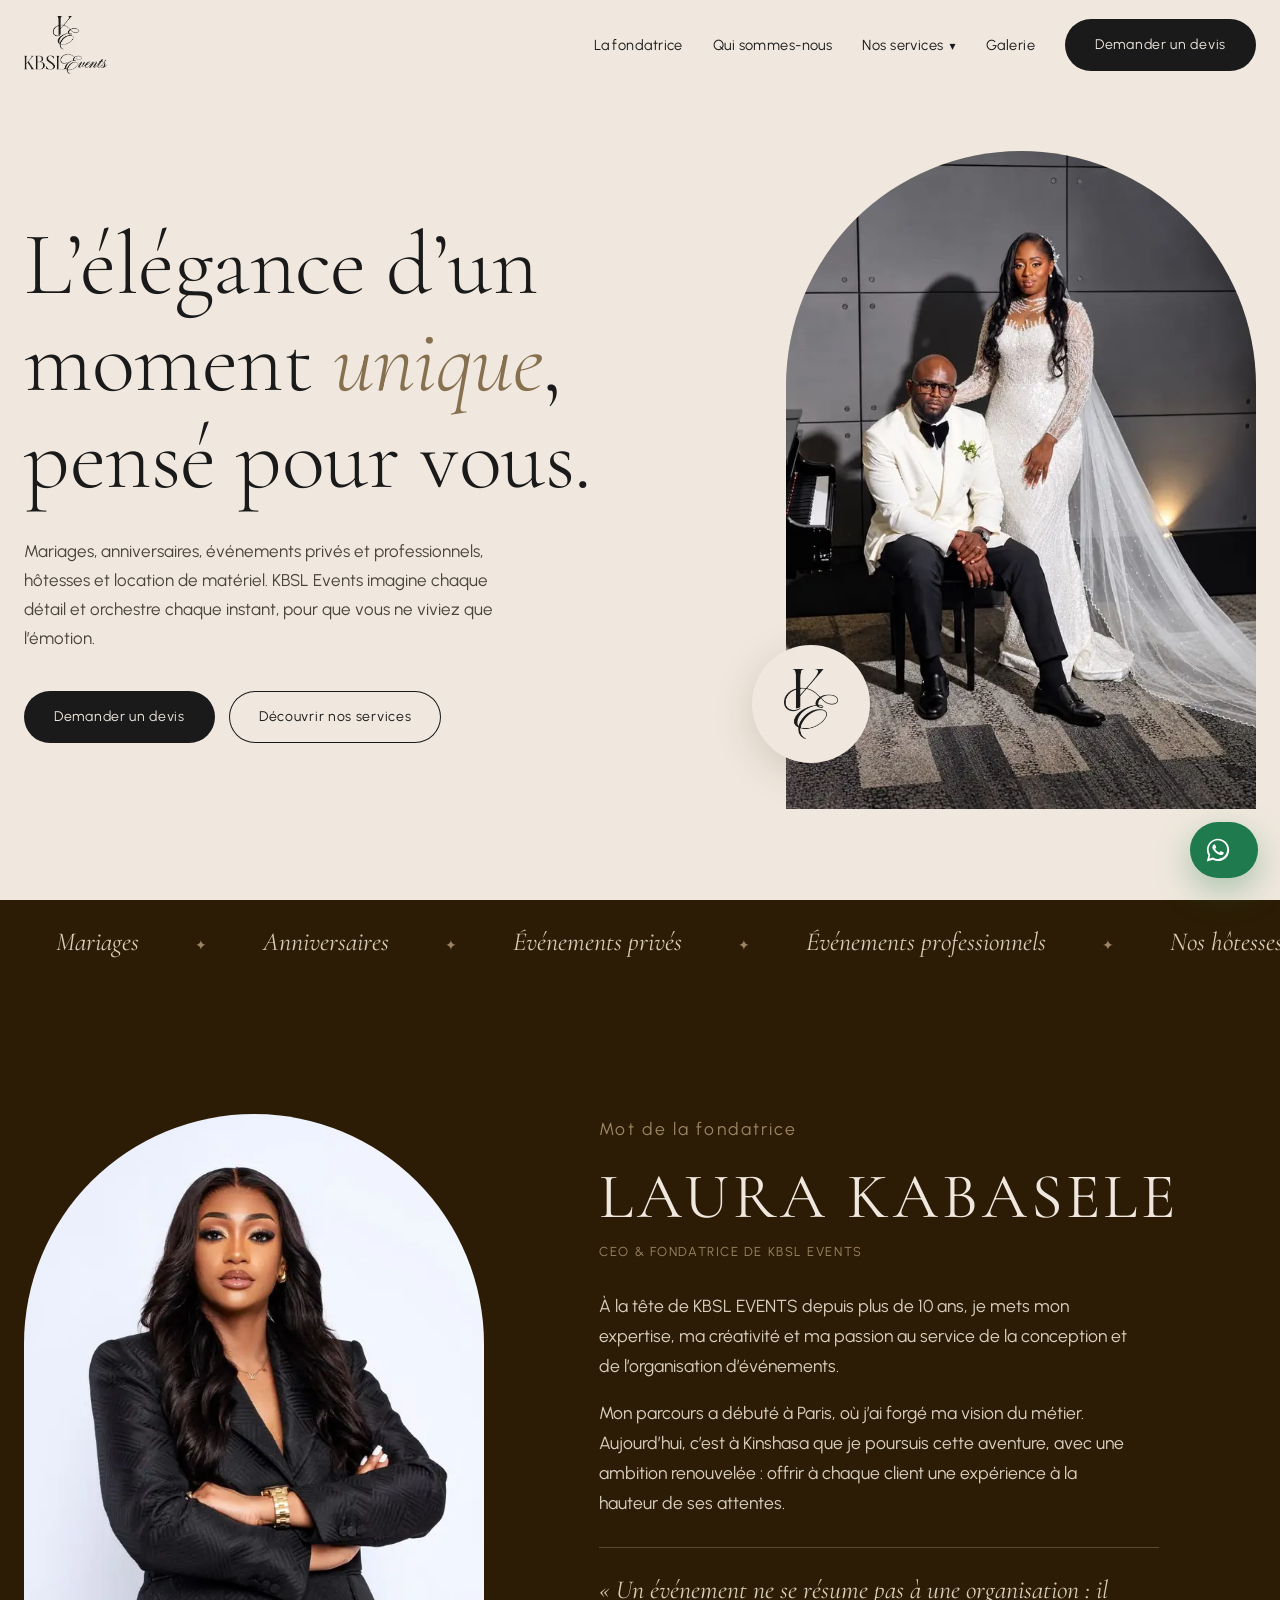
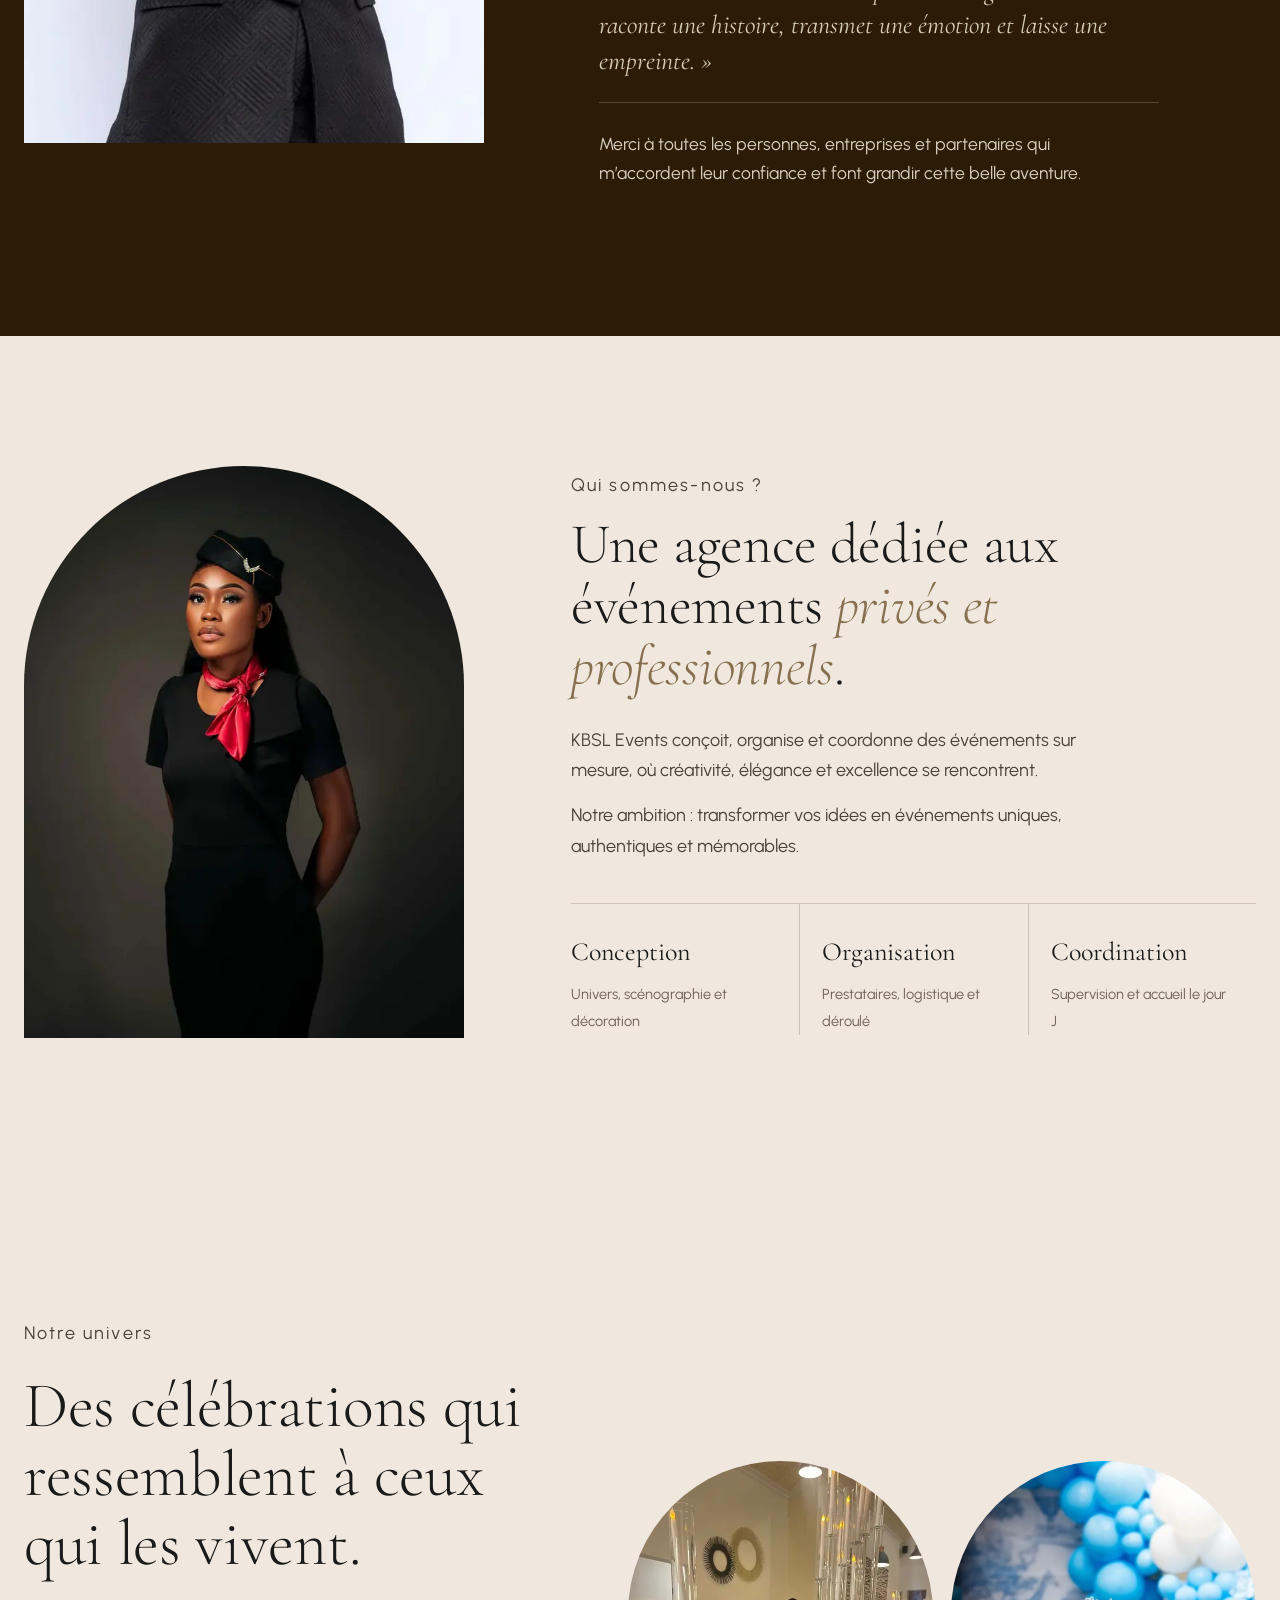
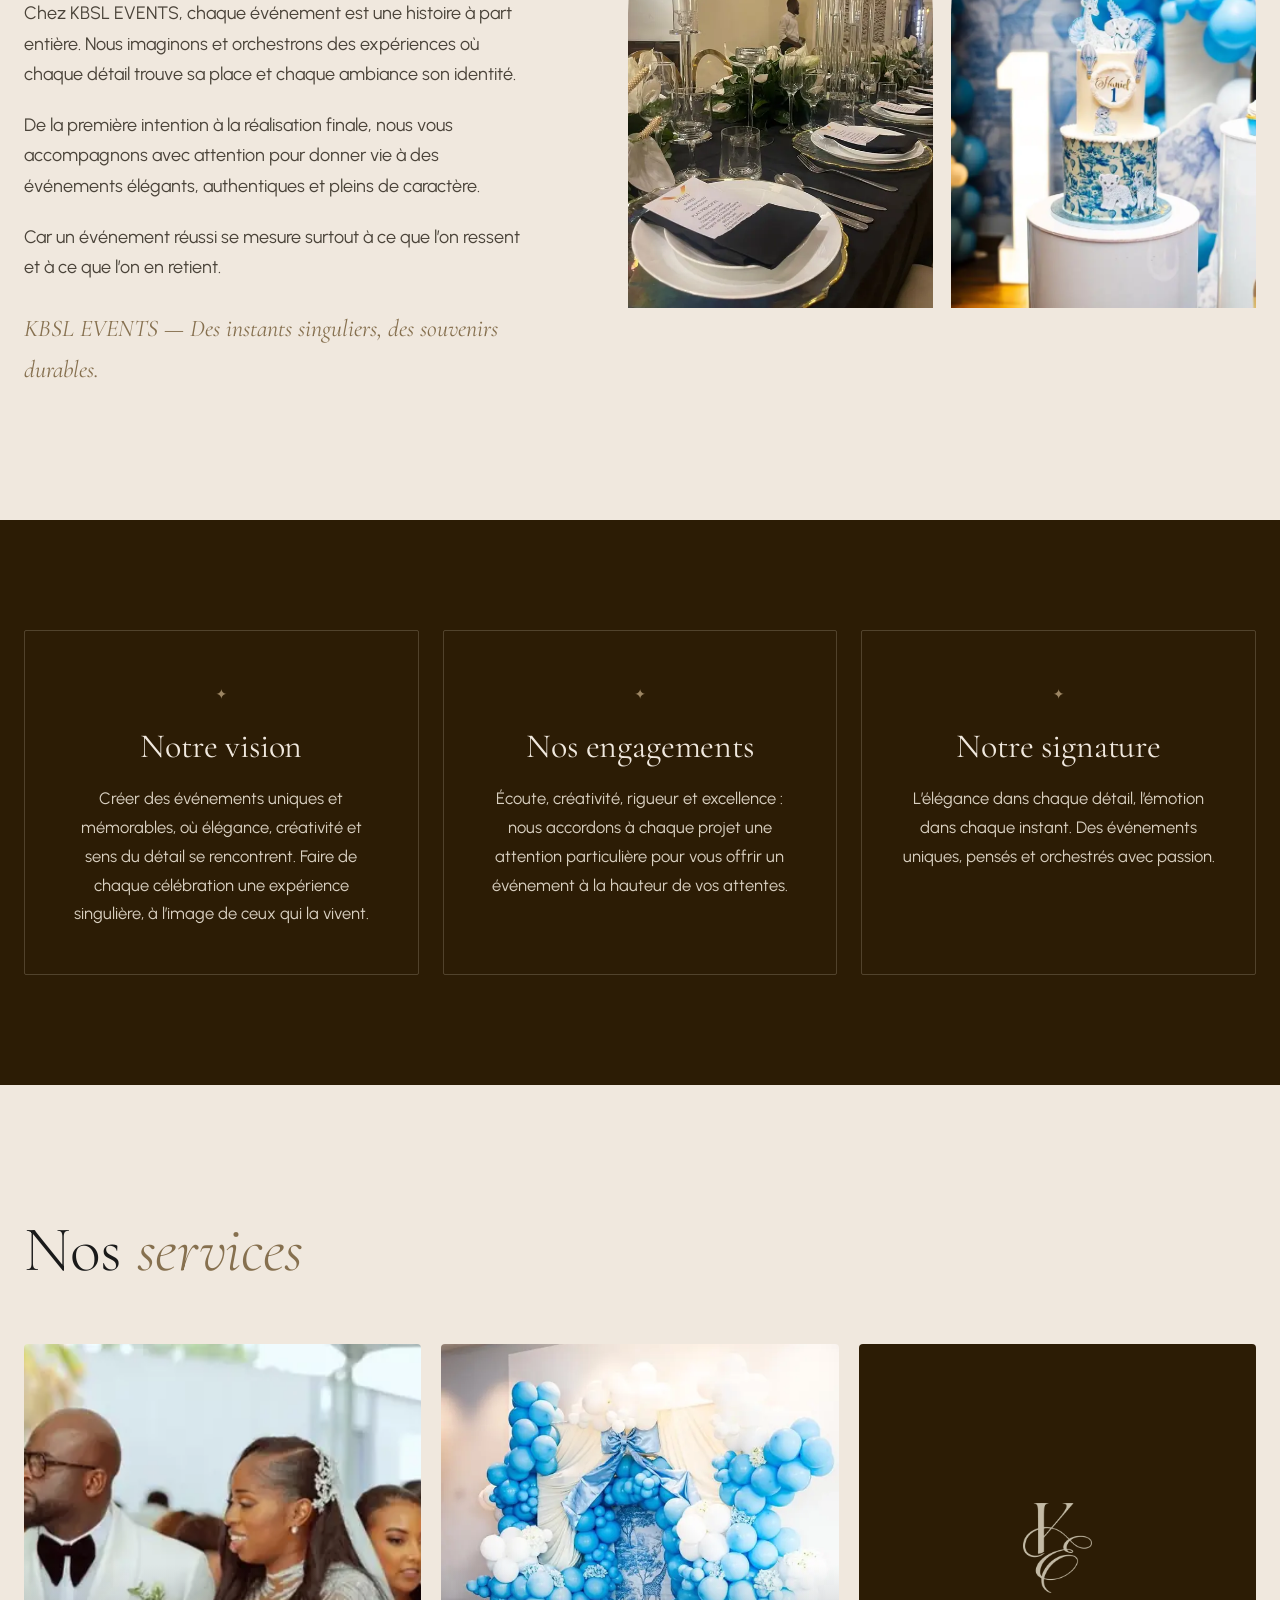
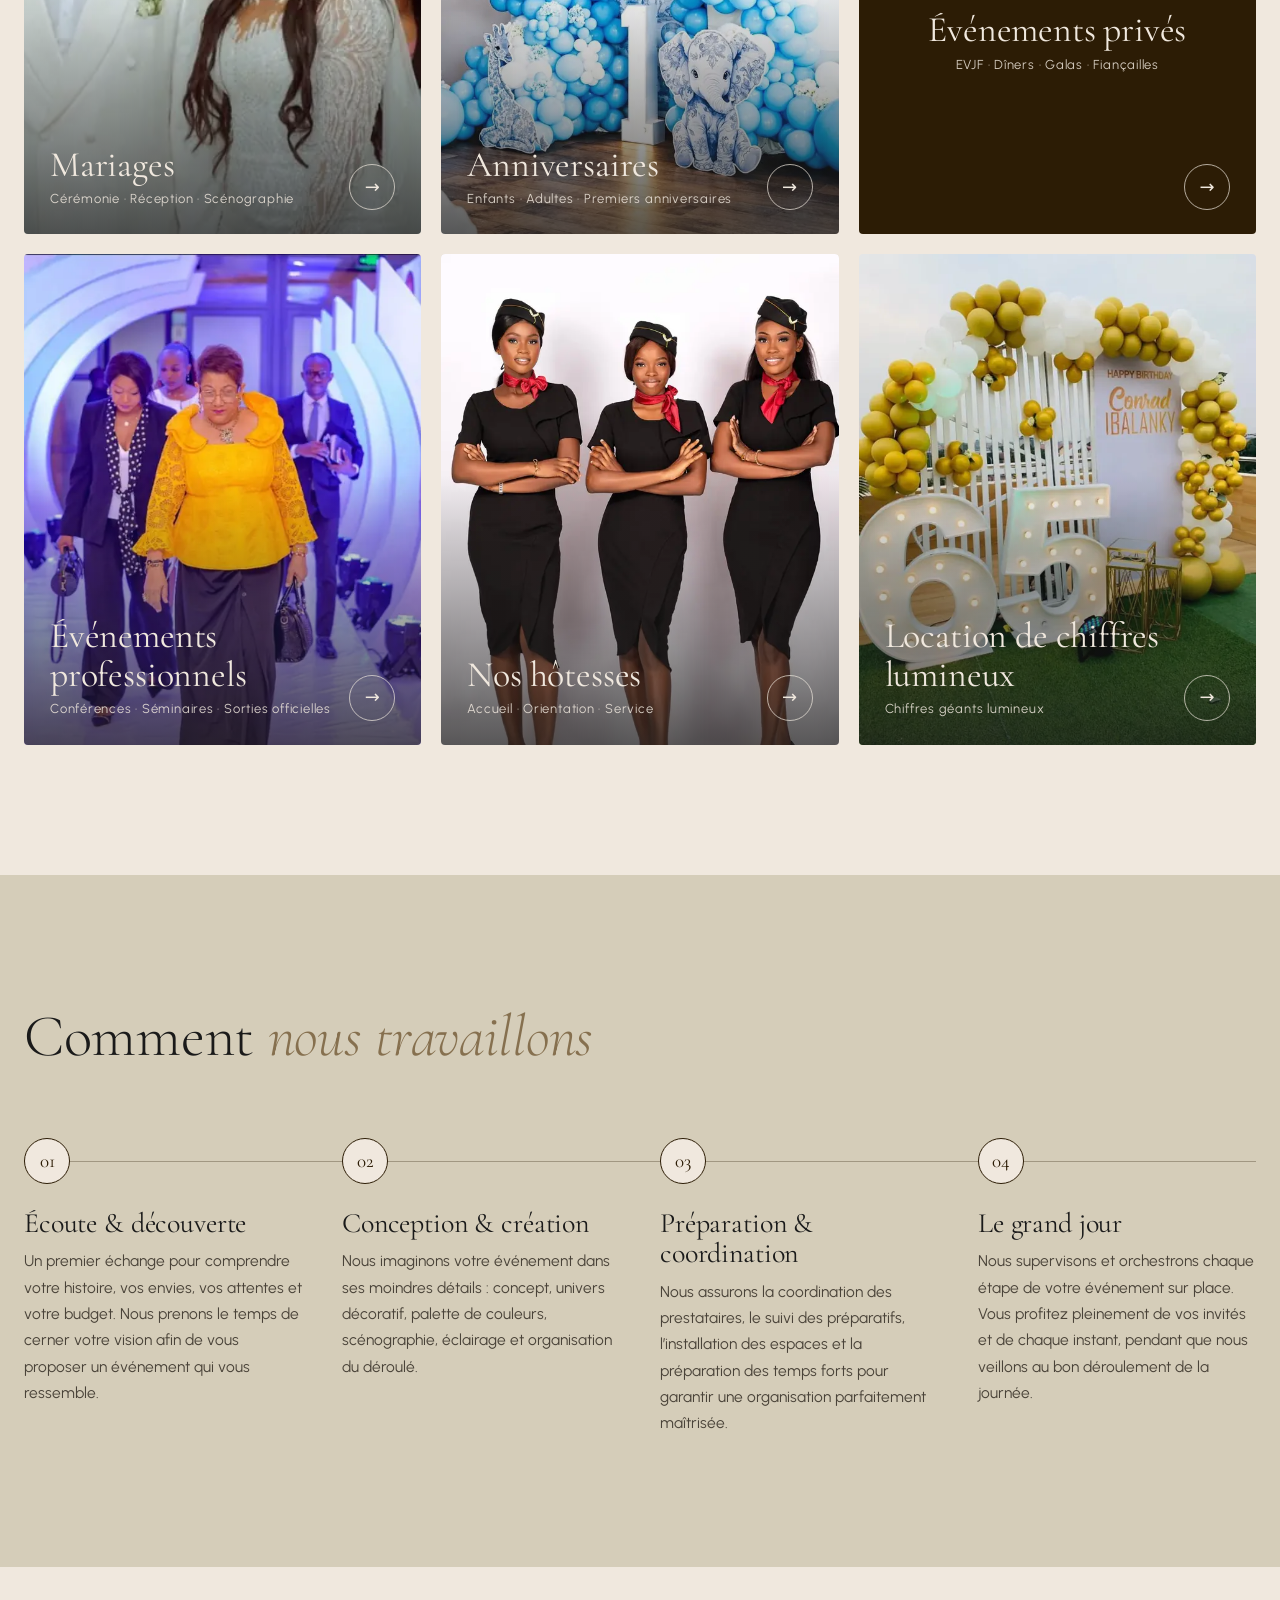
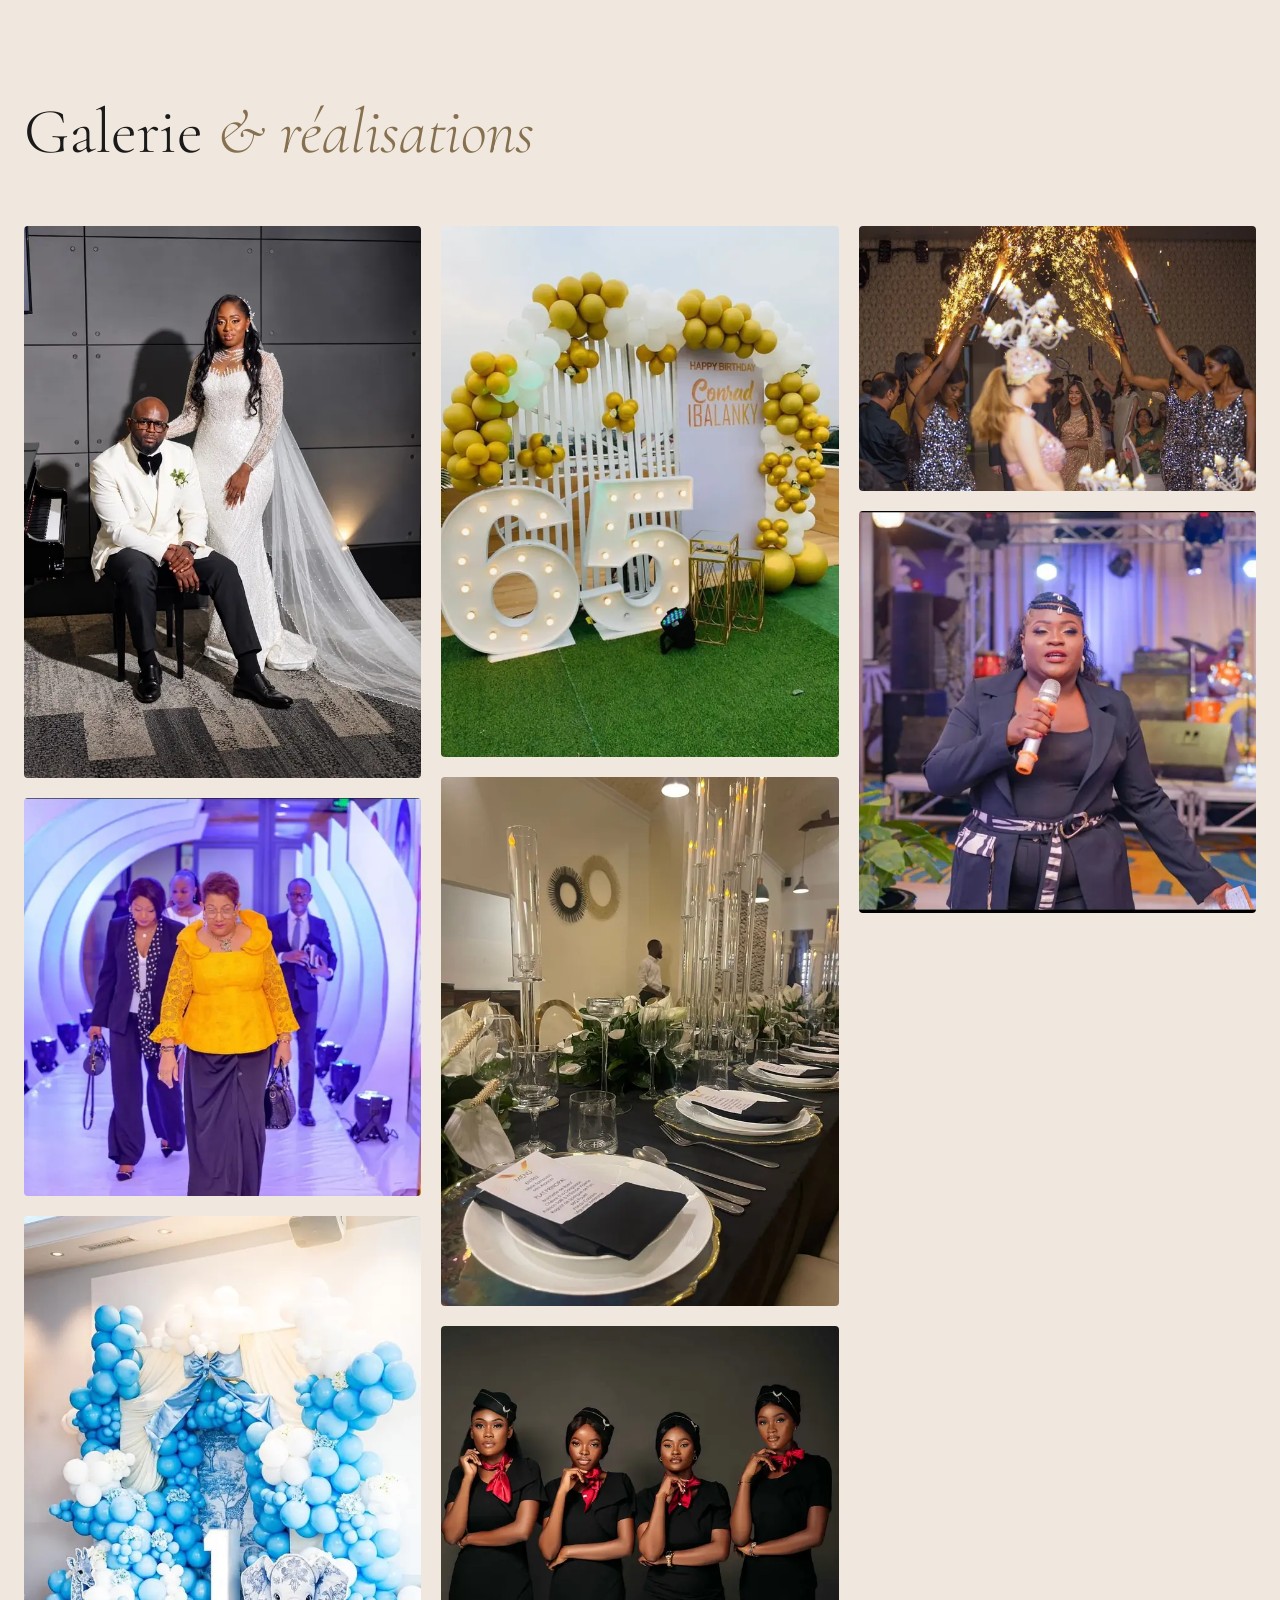
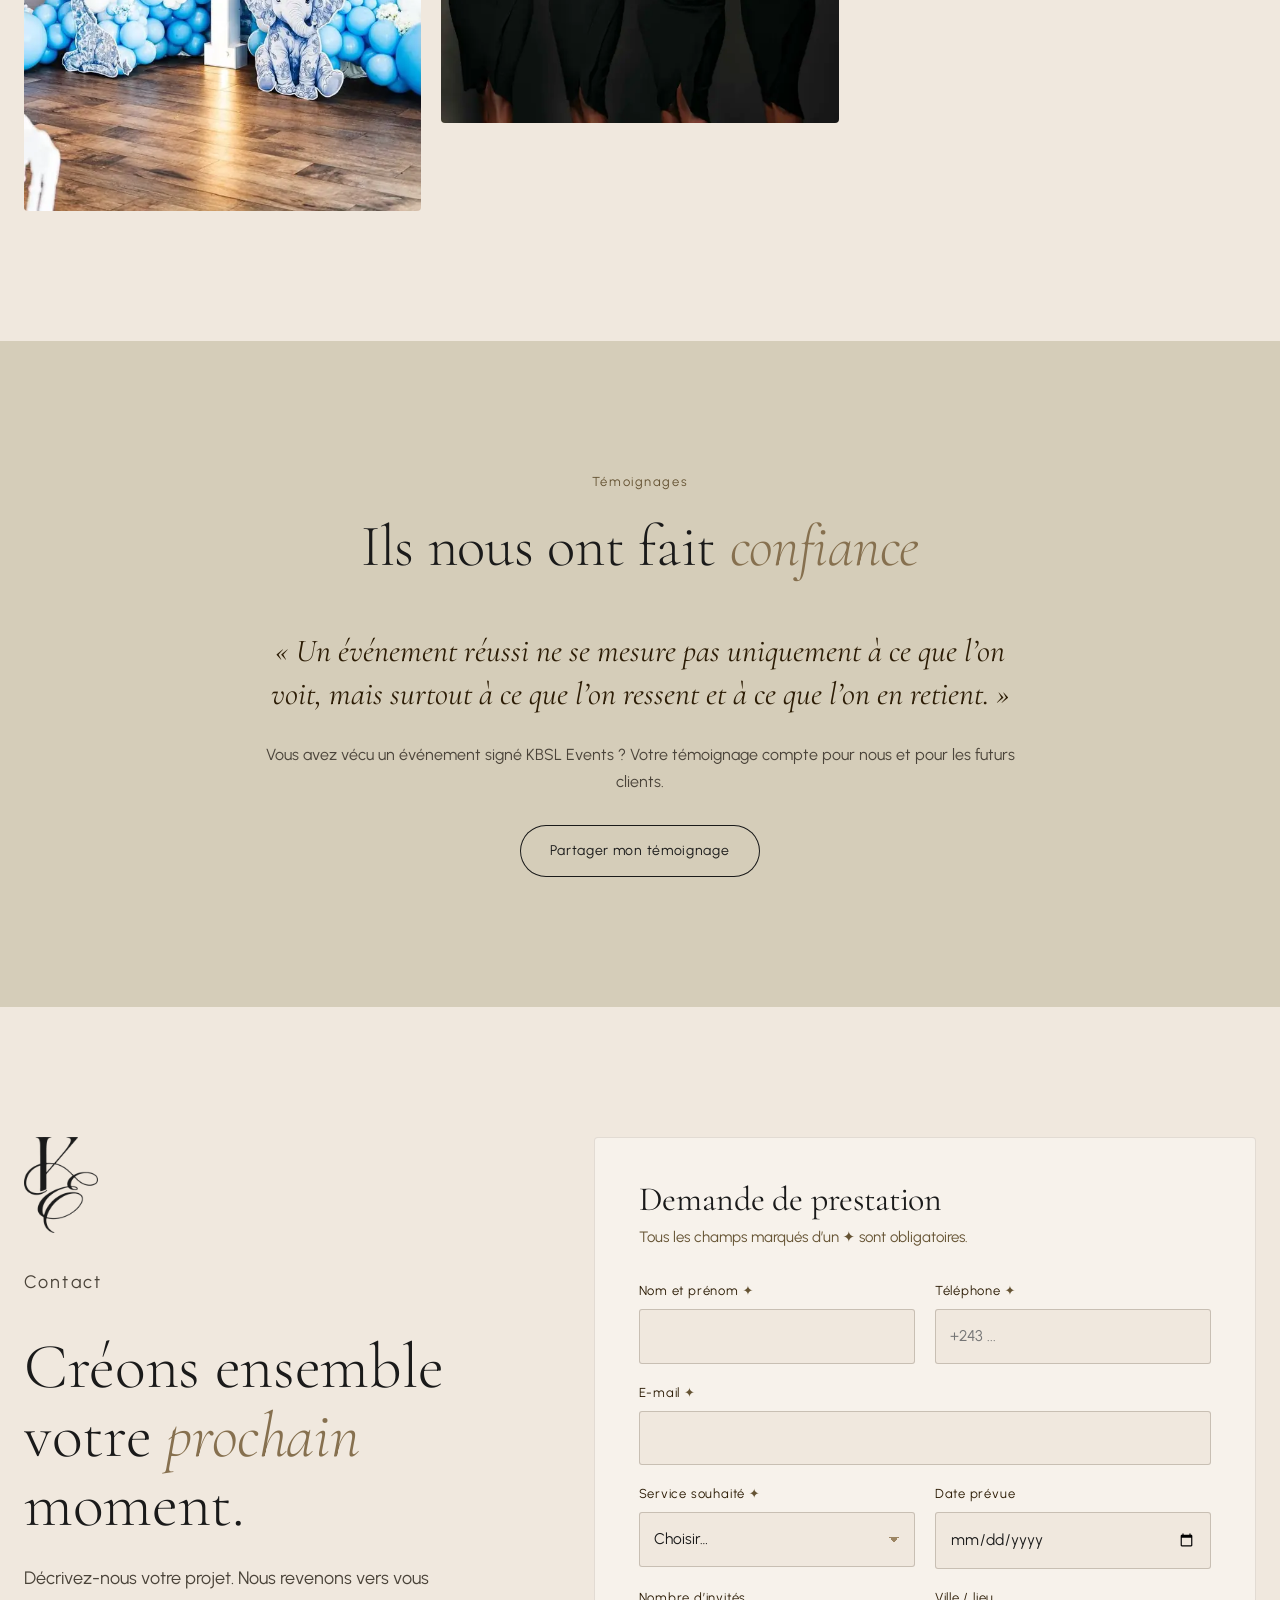
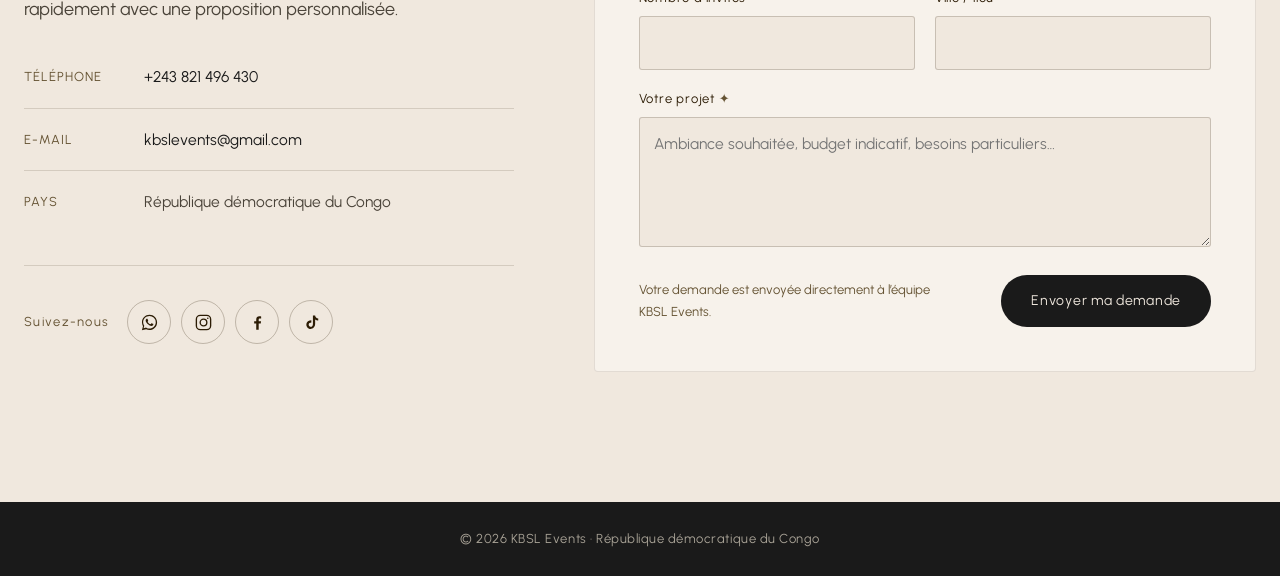
<file: index.html>
<!doctype html>
<html lang="fr">
<head>
<meta charset="utf-8">
<meta name="viewport" content="width=device-width, initial-scale=1">
<title>KBSL Events | Agence événementielle en République démocratique du Congo</title>
<meta name="description" content="KBSL Events conçoit, organise et coordonne mariages, anniversaires, événements privés et professionnels en République démocratique du Congo.">
<meta property="og:title" content="KBSL Events | Agence événementielle en République démocratique du Congo">
<meta property="og:description" content="KBSL Events conçoit, organise et coordonne mariages, anniversaires, événements privés et professionnels en République démocratique du Congo.">
<link rel="canonical" href="https://kbsl-events.vercel.app/">
<meta property="og:type" content="website">
<meta property="og:url" content="https://kbsl-events.vercel.app/">
<meta property="og:site_name" content="KBSL Events">
<meta property="og:locale" content="fr_FR">
<meta property="og:image" content="https://kbsl-events.vercel.app/images/og-kbsl.jpg">
<meta property="og:image:width" content="1200">
<meta property="og:image:height" content="630">
<meta name="twitter:card" content="summary_large_image">
<link rel="apple-touch-icon" href="apple-touch-icon.png">
<meta name="theme-color" content="#F0E8DE">
<link rel="icon" href="images/monogram-dark.png">
<link rel="preload" href="fonts/cormorant-garamond-latin-300-normal.woff2" as="font" type="font/woff2" crossorigin>
<link rel="preload" href="fonts/cormorant-garamond-latin-300-italic.woff2" as="font" type="font/woff2" crossorigin>
<link rel="preload" href="fonts/urbanist-latin-400-normal.woff2" as="font" type="font/woff2" crossorigin>
<link rel="preload" as="image" href="images/planner-02.jpg">
<link rel="stylesheet" href="style.css">
</head>
<body>
<script type="application/ld+json">{"@context": "https://schema.org", "@type": "EventPlanner", "name": "KBSL Events", "url": "https://kbsl-events.vercel.app", "logo": "https://kbsl-events.vercel.app/images/logo-full-dark.png", "image": "https://kbsl-events.vercel.app/images/og-kbsl.jpg", "telephone": "+243821496430", "email": "kbslevents@gmail.com", "address": {"@type": "PostalAddress", "addressLocality": "Kinshasa", "addressCountry": "CD"}, "areaServed": "République démocratique du Congo", "founder": {"@type": "Person", "name": "Laura Kabasele"}, "sameAs": ["https://www.instagram.com/kbsl_events/", "https://www.tiktok.com/@kbsl.events"]}</script>
<nav class="nav" aria-label="Navigation principale">
  <div class="wrap">
    <a href="index.html" class="brand" aria-label="KBSL Events, accueil"><img src="images/logo-full-dark.png" alt="KBSL Events" width="1423" height="1000"></a>
    <div class="links">
      <a href="#fondatrice">La fondatrice</a>
      <a href="#qui-sommes-nous">Qui sommes-nous</a>
      <div class="drop">
        <button type="button" aria-haspopup="true">Nos services<span>▾</span></button>
        <div class="drop-menu"><a href="mariage.html">Mariages</a><a href="anniversaire.html">Anniversaires</a><a href="evenement-prive.html">Événements privés</a><a href="evenement-professionnel.html">Événements professionnels</a><a href="nos-hotesses.html">Nos hôtesses</a><a href="location-materiel.html">Location de chiffres lumineux</a></div>
      </div>
      <a href="#galerie">Galerie</a>
      <a class="btn" href="#contact">Demander un devis</a>
    </div>
    <button class="burger" aria-label="Ouvrir le menu" aria-expanded="false"><i></i><i></i><i></i></button>
  </div>
</nav>
<div class="mobile-menu">
  <a href="index.html">Accueil</a>
  <a href="#fondatrice">Mot de la fondatrice</a>
  <a href="#qui-sommes-nous">Qui sommes-nous</a>
  <p>NOS SERVICES</p>
  <a href="mariage.html">Mariages</a><a href="anniversaire.html">Anniversaires</a><a href="evenement-prive.html">Événements privés</a><a href="evenement-professionnel.html">Événements professionnels</a><a href="nos-hotesses.html">Nos hôtesses</a><a href="location-materiel.html">Location de chiffres lumineux</a>
  <p>LA MAISON</p>
  <a href="#galerie">Galerie</a>
  <a href="#temoignages">Témoignages</a>
  <a href="#contact">Contact</a>
  <a class="btn" href="#contact">Demander un devis</a>
</div>

<header class="hero" id="top">
  <div class="wrap hero-grid">
    <div>
      <h1 class="load" style="--d:1">L’élégance d’un moment <em>unique</em>, pensé pour vous.</h1>
      <p class="lead load" style="--d:3">Mariages, anniversaires, événements privés et professionnels, hôtesses et location de matériel. KBSL Events imagine chaque détail et orchestre chaque instant, pour que vous ne viviez que l’émotion.</p>
      <div class="hero-cta load" style="--d:4">
        <a class="btn" href="#contact">Demander un devis</a>
        <a class="btn ghost" href="#services">Découvrir nos services</a>
      </div>
    </div>
    <div class="hero-wrap load" style="--d:2">
      <div class="arch hero-photo"><picture><source type="image/webp" srcset="images/w/planner-02-640.webp 640w, images/w/planner-02-1024.webp 921w" sizes="(max-width:600px) 92vw, (max-width:1000px) 46vw, 460px"><img src="images/planner-02.jpg" alt="Mariés d’un mariage organisé par KBSL Events" style="object-position:center 30%"></picture></div>
      <div class="hero-mono"><img src="images/monogram-dark.png" alt=""></div>
    </div>
  </div>
</header>

<div class="marquee" aria-hidden="true"><div class="marquee-track"><span>Mariages</span><span>Anniversaires</span><span>Événements privés</span><span>Événements professionnels</span><span>Nos hôtesses</span><span>Location de chiffres lumineux</span><span>Mariages</span><span>Anniversaires</span><span>Événements privés</span><span>Événements professionnels</span><span>Nos hôtesses</span><span>Location de chiffres lumineux</span></div></div>

<section class="founder" id="fondatrice">
  <div class="wrap founder-grid">
    <div class="founder-visual"><div class="arch founder-photo sr-img"><picture><source type="image/webp" srcset="images/w/laura-04-640.webp 640w, images/w/laura-04-1024.webp 854w" sizes="(max-width:600px) 92vw, (max-width:1000px) 46vw, 460px"><img src="images/laura-04.jpg" alt="Laura Kabasele, CEO et fondatrice de KBSL Events" loading="lazy" style="object-position:center 12%"></picture></div></div>
    <div class="sr founder-text">
      <p class="eyebrow">Mot de la fondatrice</p>
      <h2 class="founder-name">LAURA KABASELE</h2>
      <p class="role">CEO &amp; FONDATRICE DE KBSL EVENTS</p>
      <p>À la tête de KBSL EVENTS depuis plus de 10 ans, je mets mon expertise, ma créativité et ma passion au service de la conception et de l’organisation d’événements.</p>
      <p>Mon parcours a débuté à Paris, où j’ai forgé ma vision du métier. Aujourd’hui, c’est à Kinshasa que je poursuis cette aventure, avec une ambition renouvelée : offrir à chaque client une expérience à la hauteur de ses attentes.</p>
      <blockquote>« Un événement ne se résume pas à une organisation : il raconte une histoire, transmet une émotion et laisse une empreinte. »</blockquote>
      <p>Merci à toutes les personnes, entreprises et partenaires qui m’accordent leur confiance et font grandir cette belle aventure.</p>
    </div>
  </div>
</section>

<section class="about" id="qui-sommes-nous">
  <div class="wrap about-grid">
    <div class="about-img arch sr-img"><picture><source type="image/webp" srcset="images/w/hotesse-07-640.webp 640w, images/w/hotesse-07-1024.webp 1024w, images/w/hotesse-07-1600.webp 1280w" sizes="(max-width:600px) 92vw, (max-width:1000px) 46vw, 460px"><img src="images/hotesse-07.jpg" alt="L’équipe KBSL Events" loading="lazy" style="object-position:center 20%"></picture></div>
    <div class="about-body sr">
      <p class="eyebrow">Qui sommes-nous ?</p>
      <h2>Une agence dédiée aux événements <em>privés et professionnels</em>.</h2>
      <p>KBSL Events conçoit, organise et coordonne des événements sur mesure, où créativité, élégance et excellence se rencontrent.</p>
      <p>Notre ambition : transformer vos idées en événements uniques, authentiques et mémorables.</p>
      <ul class="pillars-row">
        <li><b>Conception</b><span>Univers, scénographie et décoration</span></li>
        <li><b>Organisation</b><span>Prestataires, logistique et déroulé</span></li>
        <li><b>Coordination</b><span>Supervision et accueil le jour J</span></li>
      </ul>
    </div>
  </div>
</section>

<section class="concept" id="univers">
  <div class="wrap concept-grid">
    <div class="sr">
      <p class="eyebrow">Notre univers</p>
      <h2>Des célébrations qui ressemblent à ceux qui les vivent.</h2>
      <p>Chez KBSL EVENTS, chaque événement est une histoire à part entière. Nous imaginons et orchestrons des expériences où chaque détail trouve sa place et chaque ambiance son identité.</p>
      <p>De la première intention à la réalisation finale, nous vous accompagnons avec attention pour donner vie à des événements élégants, authentiques et pleins de caractère.</p>
      <p>Car un événement réussi se mesure surtout à ce que l’on ressent et à ce que l’on en retient.</p>
      <p class="tagline">KBSL EVENTS — Des instants singuliers, des souvenirs durables.</p>
    </div>
    <div class="concept-img">
      <div class="arch sr-img"><picture><source type="image/webp" srcset="images/w/mariage-17-640.webp 640w, images/w/mariage-17-1024.webp 960w" sizes="(max-width:600px) 92vw, (max-width:1000px) 46vw, 460px"><img src="images/mariage-17.jpg" alt="Table de mariage dressée, chaises dorées et chandeliers" loading="lazy"></picture></div>
      <div class="arch sr-img"><picture><source type="image/webp" srcset="images/w/anniv-03-640.webp 640w, images/w/anniv-03-1024.webp 721w" sizes="(max-width:600px) 92vw, (max-width:1000px) 46vw, 460px"><img src="images/anniv-03.jpg" alt="Gâteau d’anniversaire personnalisé" loading="lazy"></picture></div>
    </div>
  </div>
</section>

<section class="values">
  <div class="wrap">
    <div class="values-grid">
      <article class="value sr"><span class="orn" aria-hidden="true">✦</span><h3>Notre vision</h3><p>Créer des événements uniques et mémorables, où élégance, créativité et sens du détail se rencontrent. Faire de chaque célébration une expérience singulière, à l’image de ceux qui la vivent.</p></article>
      <article class="value sr"><span class="orn" aria-hidden="true">✦</span><h3>Nos engagements</h3><p>Écoute, créativité, rigueur et excellence : nous accordons à chaque projet une attention particulière pour vous offrir un événement à la hauteur de vos attentes.</p></article>
      <article class="value sr"><span class="orn" aria-hidden="true">✦</span><h3>Notre signature</h3><p>L’élégance dans chaque détail, l’émotion dans chaque instant. Des événements uniques, pensés et orchestrés avec passion.</p></article>
    </div>
  </div>
</section>

<section id="services">
  <div class="wrap">
    <div class="gal-head">
      <h2 class="sr">Nos <em>services</em></h2>
    </div>
    <div class="cats"><a class="cat sr-img" href="mariage.html"><picture><source type="image/webp" srcset="images/w/planner-01-640.webp 640w, images/w/planner-01-1024.webp 944w" sizes="(max-width:600px) 92vw, (max-width:1000px) 46vw, 460px"><img src="images/planner-01.jpg" alt="Mariages KBSL Events" loading="lazy"></picture><div class="cap"><div><h3>Mariages</h3><small>Cérémonie · Réception · Scénographie</small></div><span class="go">→</span></div></a><a class="cat sr-img" href="anniversaire.html"><picture><source type="image/webp" srcset="images/w/anniv-01-640.webp 640w, images/w/anniv-01-1024.webp 721w" sizes="(max-width:600px) 92vw, (max-width:1000px) 46vw, 460px"><img src="images/anniv-01.jpg" alt="Anniversaires KBSL Events" loading="lazy"></picture><div class="cap"><div><h3>Anniversaires</h3><small>Enfants · Adultes · Premiers anniversaires</small></div><span class="go">→</span></div></a><a class="cat typo sr-img" href="evenement-prive.html"><div><img class="mono" src="images/monogram-light.png" alt=""><h3>Événements privés</h3><small>EVJF · Dîners · Galas · Fiançailles</small></div><span class="go">→</span></a><a class="cat sr-img" href="evenement-professionnel.html"><picture><source type="image/webp" srcset="images/w/pro-12-640.webp 640w, images/w/pro-12-1024.webp 1024w, images/w/pro-12-1600.webp 1079w" sizes="(max-width:600px) 92vw, (max-width:1000px) 46vw, 460px"><img src="images/pro-12.jpg" alt="Événements professionnels KBSL Events" loading="lazy"></picture><div class="cap"><div><h3>Événements professionnels</h3><small>Conférences · Séminaires · Sorties officielles</small></div><span class="go">→</span></div></a><a class="cat sr-img" href="nos-hotesses.html"><picture><source type="image/webp" srcset="images/w/hotesses-trio-studio-640.webp 640w, images/w/hotesses-trio-studio-1024.webp 1024w, images/w/hotesses-trio-studio-1600.webp 1065w" sizes="(max-width:600px) 92vw, (max-width:1000px) 46vw, 460px"><img src="images/hotesses-trio-studio.jpg" alt="Nos hôtesses KBSL Events" loading="lazy"></picture><div class="cap"><div><h3>Nos hôtesses</h3><small>Accueil · Orientation · Service</small></div><span class="go">→</span></div></a><a class="cat sr-img" href="location-materiel.html"><picture><source type="image/webp" srcset="images/w/chiffres-05-640.webp 640w, images/w/chiffres-05-1024.webp 808w" sizes="(max-width:600px) 92vw, (max-width:1000px) 46vw, 460px"><img src="images/chiffres-05.jpg" alt="Location de chiffres lumineux KBSL Events" loading="lazy"></picture><div class="cap"><div><h3>Location de chiffres lumineux</h3><small>Chiffres géants lumineux</small></div><span class="go">→</span></div></a></div>
  </div>
</section>

<section class="process">
  <div class="wrap">
    <h2 class="sr">Comment <em>nous travaillons</em></h2>
    <div class="steps sr"><div class="step"><span class="num">01</span><h3>Écoute & découverte</h3><p>Un premier échange pour comprendre votre histoire, vos envies, vos attentes et votre budget. Nous prenons le temps de cerner votre vision afin de vous proposer un événement qui vous ressemble.</p></div><div class="step"><span class="num">02</span><h3>Conception & création</h3><p>Nous imaginons votre événement dans ses moindres détails : concept, univers décoratif, palette de couleurs, scénographie, éclairage et organisation du déroulé.</p></div><div class="step"><span class="num">03</span><h3>Préparation & coordination</h3><p>Nous assurons la coordination des prestataires, le suivi des préparatifs, l’installation des espaces et la préparation des temps forts pour garantir une organisation parfaitement maîtrisée.</p></div><div class="step"><span class="num">04</span><h3>Le grand jour</h3><p>Nous supervisons et orchestrons chaque étape de votre événement sur place. Vous profitez pleinement de vos invités et de chaque instant, pendant que nous veillons au bon déroulement de la journée.</p></div></div>
  </div>
</section>

<section id="galerie">
  <div class="wrap">
    <div class="gal-head">
      <h2 class="sr">Galerie <em>&amp; réalisations</em></h2>
    </div>
    <div class="masonry"><figure class="sr-img"><picture><source type="image/webp" srcset="images/w/planner-02-640.webp 640w, images/w/planner-02-1024.webp 921w" sizes="(max-width:600px) 92vw, (max-width:1000px) 46vw, 460px"><img src="images/planner-02.jpg" alt="Réalisation KBSL Events, photo 1" loading="lazy" width="921" height="1280"></picture></figure><figure class="sr-img"><picture><source type="image/webp" srcset="images/w/pro-12-640.webp 640w, images/w/pro-12-1024.webp 1024w, images/w/pro-12-1600.webp 1079w" sizes="(max-width:600px) 92vw, (max-width:1000px) 46vw, 460px"><img src="images/pro-12.jpg" alt="Réalisation KBSL Events, photo 2" loading="lazy" width="1079" height="1080"></picture></figure><figure class="sr-img"><picture><source type="image/webp" srcset="images/w/anniv-01-640.webp 640w, images/w/anniv-01-1024.webp 721w" sizes="(max-width:600px) 92vw, (max-width:1000px) 46vw, 460px"><img src="images/anniv-01.jpg" alt="Réalisation KBSL Events, photo 3" loading="lazy" width="721" height="1080"></picture></figure><figure class="sr-img"><picture><source type="image/webp" srcset="images/w/chiffres-05-640.webp 640w, images/w/chiffres-05-1024.webp 808w" sizes="(max-width:600px) 92vw, (max-width:1000px) 46vw, 460px"><img src="images/chiffres-05.jpg" alt="Réalisation KBSL Events, photo 4" loading="lazy" width="808" height="1080"></picture></figure><figure class="sr-img"><picture><source type="image/webp" srcset="images/w/mariage-17-640.webp 640w, images/w/mariage-17-1024.webp 960w" sizes="(max-width:600px) 92vw, (max-width:1000px) 46vw, 460px"><img src="images/mariage-17.jpg" alt="Réalisation KBSL Events, photo 5" loading="lazy" width="960" height="1280"></picture></figure><figure class="sr-img"><picture><source type="image/webp" srcset="images/w/hotesse-04-640.webp 640w, images/w/hotesse-04-1024.webp 1024w, images/w/hotesse-04-1600.webp 1600w" sizes="(max-width:600px) 92vw, (max-width:1000px) 46vw, 460px"><img src="images/hotesse-04.jpg" alt="Réalisation KBSL Events, photo 6" loading="lazy" width="1600" height="1600"></picture></figure><figure class="sr-img"><picture><source type="image/webp" srcset="images/w/mariage-08-640.webp 640w, images/w/mariage-08-1024.webp 1024w, images/w/mariage-08-1600.webp 1280w" sizes="(max-width:600px) 92vw, (max-width:1000px) 46vw, 460px"><img src="images/mariage-08.jpg" alt="Réalisation KBSL Events, photo 7" loading="lazy" width="1280" height="854"></picture></figure><figure class="sr-img"><picture><source type="image/webp" srcset="images/w/pro-14-640.webp 640w, images/w/pro-14-1024.webp 1024w, images/w/pro-14-1600.webp 1067w" sizes="(max-width:600px) 92vw, (max-width:1000px) 46vw, 460px"><img src="images/pro-14.jpg" alt="Réalisation KBSL Events, photo 8" loading="lazy" width="1067" height="1080"></picture></figure></div>
  </div>
</section>
<section class="testimonials" id="temoignages">
  <div class="wrap">
    <p class="eyebrow sr">Témoignages</p>
    <h2 class="sr">Ils nous ont fait <em>confiance</em></h2>
    <div class="testi-invite sr">
        <p class="testi-quote">« Un événement réussi ne se mesure pas uniquement à ce que l’on voit, mais surtout à ce que l’on ressent et à ce que l’on en retient. »</p>
        <p>Vous avez vécu un événement signé KBSL Events ? Votre témoignage compte pour nous et pour les futurs clients.</p>
        <a class="btn ghost" href="https://wa.me/243821496430?text=Bonjour%20KBSL%20Events%2C%20je%20souhaite%20partager%20mon%20t%C3%A9moignage%20sur%20mon%20%C3%A9v%C3%A9nement%20%3A" target="_blank" rel="noopener">Partager mon témoignage</a>
      </div>
  </div>
</section>
<section class="contact" id="contact">
  <div class="wrap contact-grid">
    <div class="contact-head sr">
      <img class="mono" src="images/monogram-dark.png" alt="" width="941" height="1223">
      <p class="eyebrow">Contact</p>
      <h2>Créons ensemble votre <em>prochain</em> moment.</h2>
      <p>Décrivez-nous votre projet. Nous revenons vers vous rapidement avec une proposition personnalisée.</p>
      <div class="coords">
        <div><span>TÉLÉPHONE</span><a href="tel:+243821496430">+243 821 496 430</a></div>
        <div><span>E-MAIL</span><a href="mailto:kbslevents@gmail.com">kbslevents@gmail.com</a></div>
        <div><span>PAYS</span><p>République démocratique du Congo</p></div>
      </div>
      <div class="follow"><span>Suivez-nous</span><div class="socials"><a href="https://wa.me/243821496430" target="_blank" rel="noopener" aria-label="KBSL Events sur WhatsApp"><svg viewBox="0 0 32 32" fill="currentColor" aria-hidden="true"><path d="M16.04 3C9 3 3.3 8.7 3.3 15.74c0 2.25.6 4.45 1.72 6.38L3.2 29l7.05-1.78a12.7 12.7 0 0 0 5.79 1.4h.01c7.03 0 12.74-5.7 12.74-12.74C28.79 8.7 23.07 3 16.04 3zm0 23.3h-.01c-1.9 0-3.77-.51-5.4-1.48l-.39-.23-4.18 1.06 1.12-4.08-.25-.42a10.56 10.56 0 0 1-1.62-5.62c0-5.85 4.76-10.6 10.62-10.6a10.6 10.6 0 0 1 10.6 10.62c0 5.85-4.76 10.6-10.5 10.6zm5.81-7.94c-.32-.16-1.89-.93-2.18-1.04-.29-.11-.5-.16-.72.16-.21.32-.82 1.04-1 1.25-.19.21-.37.24-.69.08-.32-.16-1.35-.5-2.57-1.59-.95-.85-1.59-1.9-1.78-2.22-.19-.32-.02-.49.14-.65.14-.14.32-.37.48-.56.16-.19.21-.32.32-.53.11-.21.05-.4-.03-.56-.08-.16-.72-1.73-.98-2.37-.26-.62-.52-.54-.72-.55h-.61c-.21 0-.56.08-.85.4-.29.32-1.11 1.09-1.11 2.65s1.14 3.08 1.3 3.29c.16.21 2.24 3.42 5.43 4.8.76.33 1.35.52 1.81.67.76.24 1.45.21 2 .13.61-.09 1.89-.77 2.15-1.52.27-.75.27-1.39.19-1.52-.08-.13-.29-.21-.61-.37z"/></svg></a><a href="https://www.instagram.com/kbsl_events/" target="_blank" rel="noopener" aria-label="KBSL Events sur Instagram"><svg viewBox="0 0 24 24" fill="none" stroke="currentColor" stroke-width="1.7" aria-hidden="true"><rect x="3" y="3" width="18" height="18" rx="5"/><circle cx="12" cy="12" r="4.2"/><circle cx="17.4" cy="6.6" r="1" fill="currentColor" stroke="none"/></svg></a><a href="https://www.facebook.com/search/top?q=kbsl%20events" target="_blank" rel="noopener" aria-label="KBSL Events sur Facebook"><svg viewBox="0 0 24 24" fill="currentColor" aria-hidden="true"><path d="M13.5 21v-7.6h2.6l.4-3h-3V8.5c0-.9.3-1.5 1.5-1.5h1.6V4.3c-.3 0-1.2-.1-2.3-.1-2.3 0-3.9 1.4-3.9 4v2.2H7.8v3h2.6V21h3.1z"/></svg></a><a href="https://www.tiktok.com/@kbsl.events" target="_blank" rel="noopener" aria-label="KBSL Events sur TikTok"><svg viewBox="0 0 24 24" fill="currentColor" aria-hidden="true"><path d="M16.6 3c.3 2.2 1.6 3.6 3.9 3.8v2.6c-1.4.1-2.6-.3-3.9-1.1v5.3c0 6.6-7.3 8.7-10.2 4-1.9-3-.7-8.3 5.4-8.5v2.8c-.5.1-1 .2-1.4.4-1.4.5-2.1 1.3-1.9 2.8.4 2.9 5.7 3.8 5.3-1.9V3h2.8z"/></svg></a></div></div>
    </div>
    <form class="form sr" id="demande" action="https://formsubmit.co/kbslevents@gmail.com" method="POST" data-ajax="https://formsubmit.co/ajax/kbslevents@gmail.com">
      <h3>Demande de prestation</h3>
      <p class="sub">Tous les champs marqués d’un ✦ sont obligatoires.</p>
      <input type="hidden" name="_subject" value="Nouvelle demande de prestation depuis le site KBSL Events">
      <input type="hidden" name="_template" value="table">
      <input type="hidden" name="_captcha" value="false">
      <input type="text" name="_honey" class="hp" tabindex="-1" autocomplete="off" aria-hidden="true">
      <div class="fgrid">
        <div class="field"><label for="f-nom">Nom et prénom <i>✦</i></label><input id="f-nom" name="Nom" required autocomplete="name"></div>
        <div class="field"><label for="f-tel">Téléphone <i>✦</i></label><input id="f-tel" name="Téléphone" type="tel" required autocomplete="tel" placeholder="+243 ..."></div>
        <div class="field full"><label for="f-mail">E-mail <i>✦</i></label><input id="f-mail" name="email" type="email" required autocomplete="email"></div>
        <div class="field"><label for="f-type">Service souhaité <i>✦</i></label><select id="f-type" name="Service souhaité" required><option value="">Choisir…</option><option data-key="mariage" value="Mariages">Mariages</option><option data-key="anniversaire" value="Anniversaires">Anniversaires</option><option data-key="evenement-prive" value="Événements privés">Événements privés</option><option data-key="evenement-professionnel" value="Événements professionnels">Événements professionnels</option><option data-key="hotesses" value="Nos hôtesses">Nos hôtesses</option><option data-key="location" value="Location de chiffres lumineux">Location de chiffres lumineux</option><option data-key="autre" value="Autre">Autre</option></select></div>
        <div class="field"><label for="f-date">Date prévue</label><input id="f-date" name="Date prévue" type="date"></div>
        <div class="field"><label for="f-inv">Nombre d’invités</label><input id="f-inv" name="Nombre d'invités" type="number" min="1" inputmode="numeric"></div>
        <div class="field"><label for="f-lieu">Ville / lieu</label><input id="f-lieu" name="Lieu"></div>
        <div class="field full"><label for="f-msg">Votre projet <i>✦</i></label><textarea id="f-msg" name="Message" required placeholder="Ambiance souhaitée, budget indicatif, besoins particuliers…"></textarea></div>
      </div>
      <div class="form-foot">
        <small>Votre demande est envoyée directement à l’équipe KBSL Events.</small>
        <button class="btn" type="submit">Envoyer ma demande</button>
      </div>
      <div class="form-msg" role="status" aria-live="polite"></div>
    </form>
  </div>
</section>
<footer>
  <div class="wrap"><p class="foot-copy">© 2026 KBSL Events · République démocratique du Congo</p></div>
</footer>
<a class="wa-float" href="https://wa.me/243821496430?text=Bonjour%20KBSL%20Events%2C%20je%20souhaite%20organiser%20un%20%C3%A9v%C3%A9nement%20et%20j%27aimerais%20recevoir%20des%20informations%20sur%20vos%20prestations.%20Merci%20%21" target="_blank" rel="noopener" aria-label="Nous écrire sur WhatsApp"><svg viewBox="0 0 32 32" fill="currentColor" aria-hidden="true"><path d="M16.04 3C9 3 3.3 8.7 3.3 15.74c0 2.25.6 4.45 1.72 6.38L3.2 29l7.05-1.78a12.7 12.7 0 0 0 5.79 1.4h.01c7.03 0 12.74-5.7 12.74-12.74C28.79 8.7 23.07 3 16.04 3zm0 23.3h-.01c-1.9 0-3.77-.51-5.4-1.48l-.39-.23-4.18 1.06 1.12-4.08-.25-.42a10.56 10.56 0 0 1-1.62-5.62c0-5.85 4.76-10.6 10.62-10.6a10.6 10.6 0 0 1 10.6 10.62c0 5.85-4.76 10.6-10.5 10.6zm5.81-7.94c-.32-.16-1.89-.93-2.18-1.04-.29-.11-.5-.16-.72.16-.21.32-.82 1.04-1 1.25-.19.21-.37.24-.69.08-.32-.16-1.35-.5-2.57-1.59-.95-.85-1.59-1.9-1.78-2.22-.19-.32-.02-.49.14-.65.14-.14.32-.37.48-.56.16-.19.21-.32.32-.53.11-.21.05-.4-.03-.56-.08-.16-.72-1.73-.98-2.37-.26-.62-.52-.54-.72-.55h-.61c-.21 0-.56.08-.85.4-.29.32-1.11 1.09-1.11 2.65s1.14 3.08 1.3 3.29c.16.21 2.24 3.42 5.43 4.8.76.33 1.35.52 1.81.67.76.24 1.45.21 2 .13.61-.09 1.89-.77 2.15-1.52.27-.75.27-1.39.19-1.52-.08-.13-.29-.21-.61-.37z"/></svg><span>Écrivez-nous sur WhatsApp</span></a>
<script src="main.js"></script>
</body>
</html>
</file>
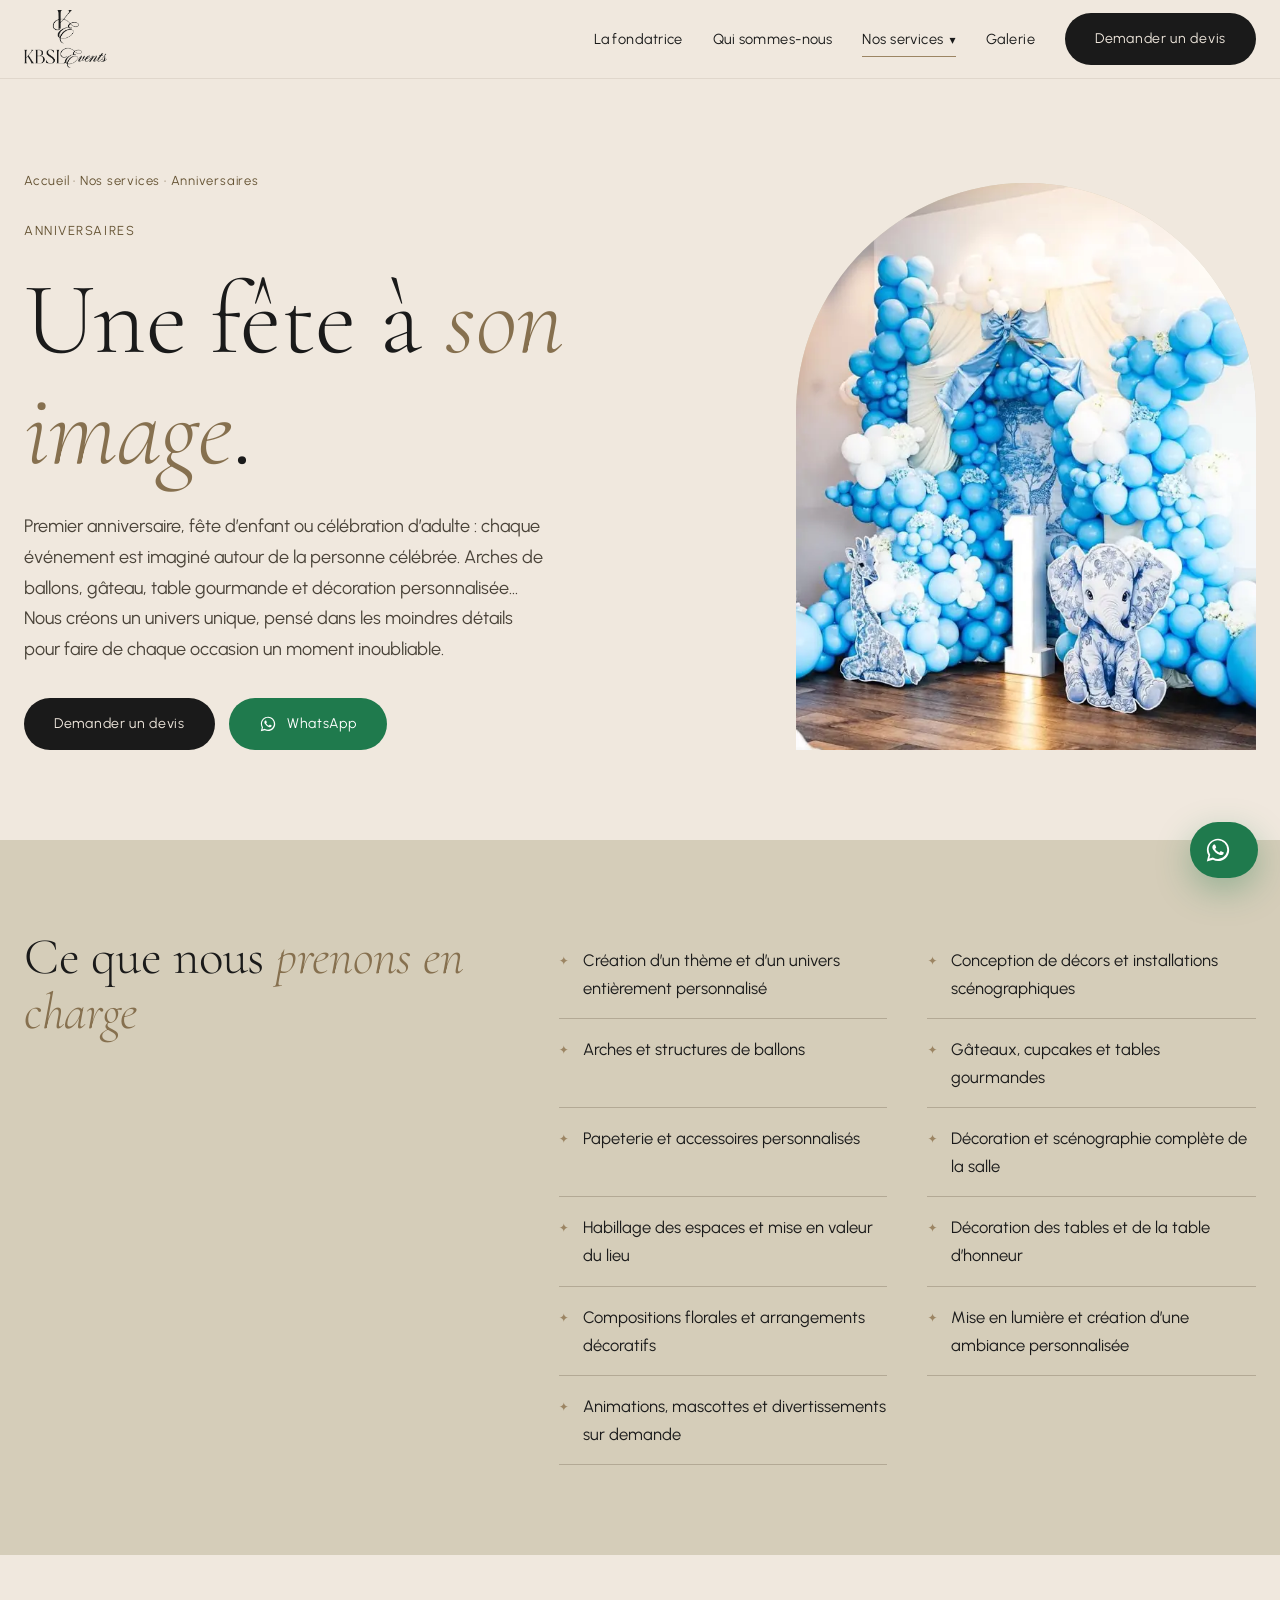
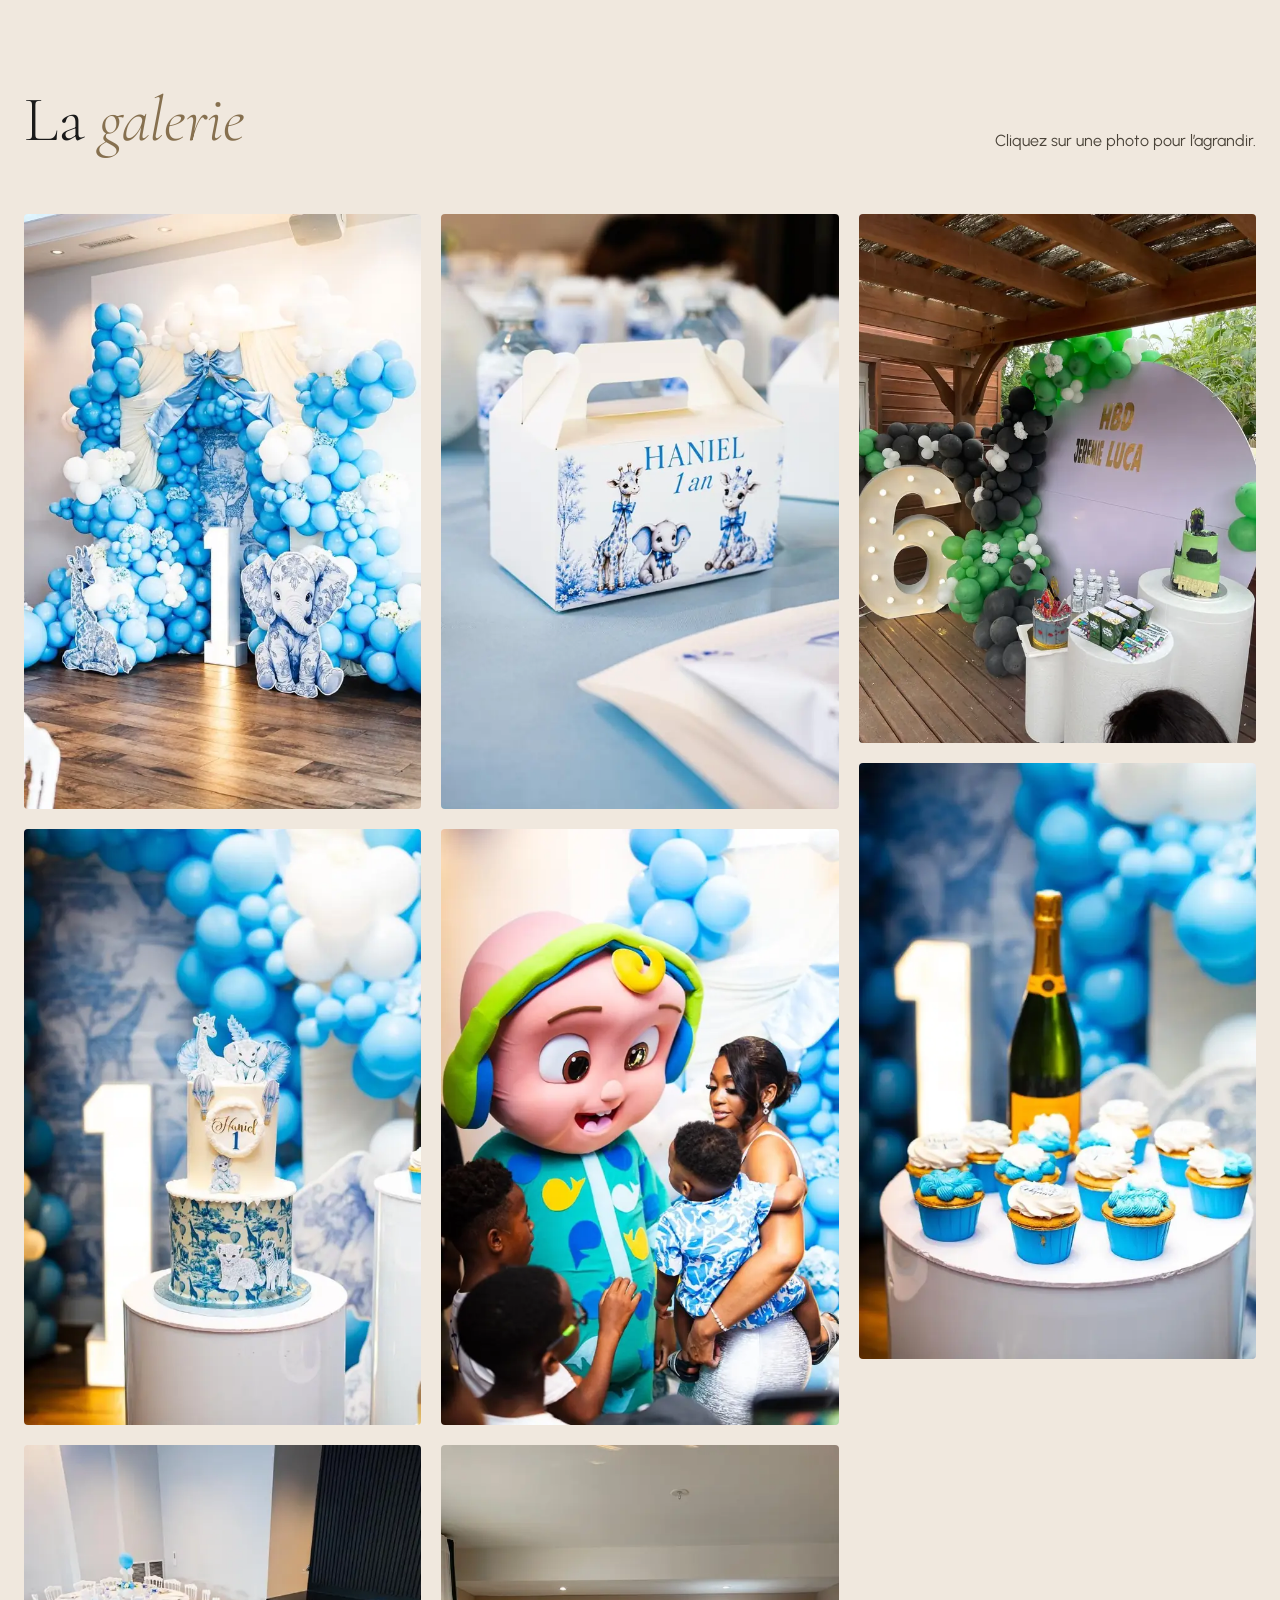
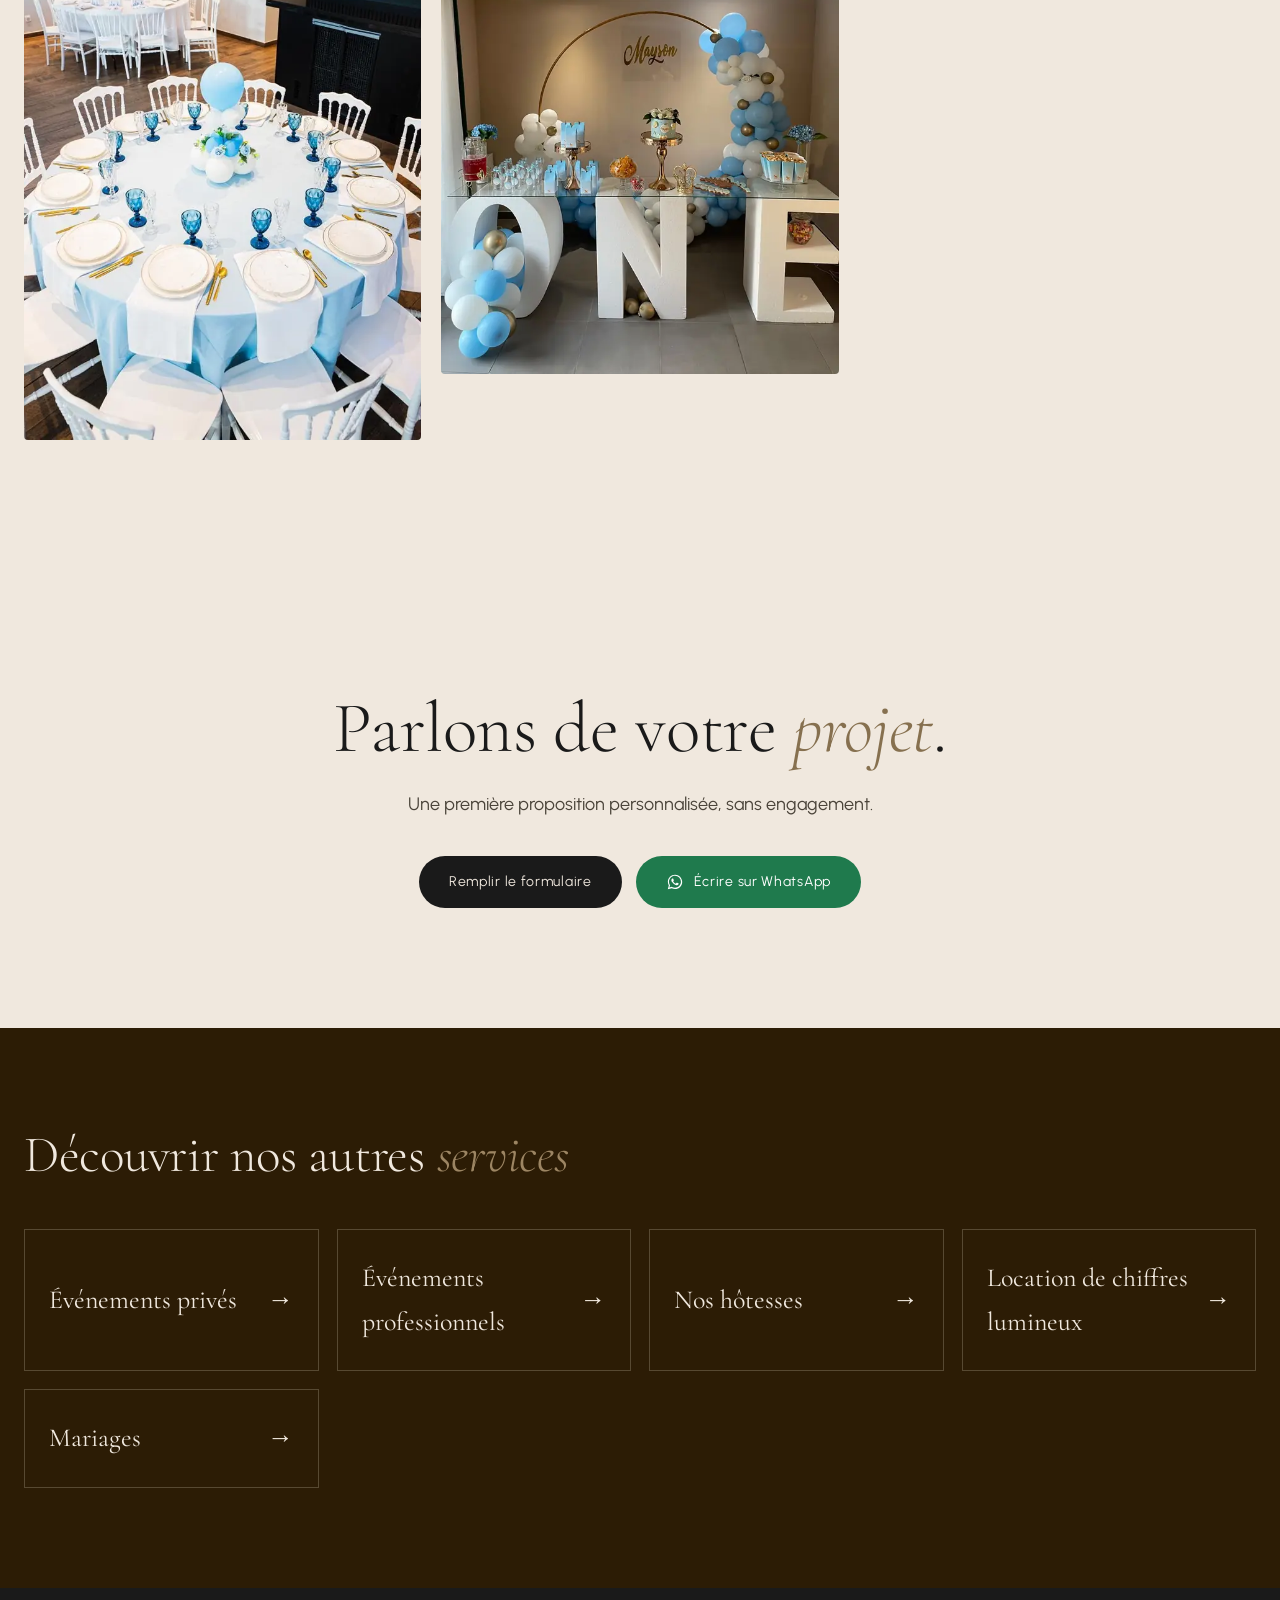
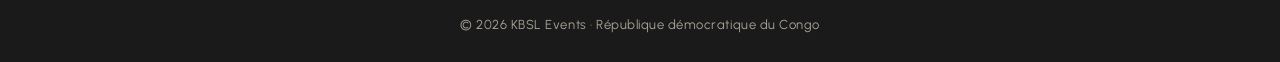
<file: anniversaire.html>
<!doctype html>
<html lang="fr">
<head>
<meta charset="utf-8">
<meta name="viewport" content="width=device-width, initial-scale=1">
<title>Anniversaires | KBSL Events</title>
<meta name="description" content="Premier anniversaire, fête d’enfant ou célébration d’adulte : chaque événement est imaginé autour de la personne célébrée. Arches de ballons, gâteau, table gourmande et décoration personnalisée… Nous créons un univers unique, pensé dans les moindres détails pour faire de chaque occasion un moment inoubliable.">
<meta property="og:title" content="Anniversaires | KBSL Events">
<meta property="og:description" content="Premier anniversaire, fête d’enfant ou célébration d’adulte : chaque événement est imaginé autour de la personne célébrée. Arches de ballons, gâteau, table gourmande et décoration personnalisée… Nous créons un univers unique, pensé dans les moindres détails pour faire de chaque occasion un moment inoubliable.">
<link rel="canonical" href="https://kbsl-events.vercel.app/anniversaire.html">
<meta property="og:type" content="website">
<meta property="og:url" content="https://kbsl-events.vercel.app/anniversaire.html">
<meta property="og:site_name" content="KBSL Events">
<meta property="og:locale" content="fr_FR">
<meta property="og:image" content="https://kbsl-events.vercel.app/images/og-kbsl.jpg">
<meta property="og:image:width" content="1200">
<meta property="og:image:height" content="630">
<meta name="twitter:card" content="summary_large_image">
<link rel="apple-touch-icon" href="apple-touch-icon.png">
<meta name="theme-color" content="#F0E8DE">
<link rel="icon" href="images/monogram-dark.png">
<link rel="preload" href="fonts/cormorant-garamond-latin-300-normal.woff2" as="font" type="font/woff2" crossorigin>
<link rel="preload" href="fonts/cormorant-garamond-latin-300-italic.woff2" as="font" type="font/woff2" crossorigin>
<link rel="preload" href="fonts/urbanist-latin-400-normal.woff2" as="font" type="font/woff2" crossorigin>
<link rel="preload" as="image" href="images/anniv-01.jpg">
<link rel="stylesheet" href="style.css">
</head>
<body>
<nav class="nav solid" aria-label="Navigation principale">
  <div class="wrap">
    <a href="index.html" class="brand" aria-label="KBSL Events, accueil"><img src="images/logo-full-dark.png" alt="KBSL Events" width="1423" height="1000"></a>
    <div class="links">
      <a href="index.html#fondatrice">La fondatrice</a>
      <a href="index.html#qui-sommes-nous">Qui sommes-nous</a>
      <div class="drop active">
        <button type="button" aria-haspopup="true">Nos services<span>▾</span></button>
        <div class="drop-menu"><a href="mariage.html">Mariages</a><a href="anniversaire.html" class="active">Anniversaires</a><a href="evenement-prive.html">Événements privés</a><a href="evenement-professionnel.html">Événements professionnels</a><a href="nos-hotesses.html">Nos hôtesses</a><a href="location-materiel.html">Location de chiffres lumineux</a></div>
      </div>
      <a href="index.html#galerie">Galerie</a>
      <a class="btn" href="index.html#contact">Demander un devis</a>
    </div>
    <button class="burger" aria-label="Ouvrir le menu" aria-expanded="false"><i></i><i></i><i></i></button>
  </div>
</nav>
<div class="mobile-menu">
  <a href="index.html">Accueil</a>
  <a href="index.html#fondatrice">Mot de la fondatrice</a>
  <a href="index.html#qui-sommes-nous">Qui sommes-nous</a>
  <p>NOS SERVICES</p>
  <a href="mariage.html">Mariages</a><a href="anniversaire.html">Anniversaires</a><a href="evenement-prive.html">Événements privés</a><a href="evenement-professionnel.html">Événements professionnels</a><a href="nos-hotesses.html">Nos hôtesses</a><a href="location-materiel.html">Location de chiffres lumineux</a>
  <p>LA MAISON</p>
  <a href="index.html#galerie">Galerie</a>
  <a href="index.html#temoignages">Témoignages</a>
  <a href="index.html#contact">Contact</a>
  <a class="btn" href="index.html#contact">Demander un devis</a>
</div>

<header class="page-hero">
  <div class="wrap page-hero-grid">
    <div>
      <p class="crumbs load"><a href="index.html">Accueil</a> · <a href="index.html#services">Nos services</a> · Anniversaires</p>
      <p class="eyebrow load" style="--d:1">ANNIVERSAIRES</p>
      <h1 class="load" style="--d:1">Une fête à <em>son image</em>.</h1>
      <div class="leads"><p class="lead load" style="--d:3">Premier anniversaire, fête d’enfant ou célébration d’adulte : chaque événement est imaginé autour de la personne célébrée. Arches de ballons, gâteau, table gourmande et décoration personnalisée… Nous créons un univers unique, pensé dans les moindres détails pour faire de chaque occasion un moment inoubliable.</p></div>
      <div class="hero-cta load" style="--d:4"><a class="btn" href="index.html?type=anniversaire#contact">Demander un devis</a><a class="btn wa" href="https://wa.me/243821496430?text=Bonjour%20KBSL%20Events%2C%20j%27organise%20un%20anniversaire%20et%20j%27aimerais%20recevoir%20des%20informations%20sur%20vos%20prestations.%20Merci%20%21" target="_blank" rel="noopener"><svg viewBox="0 0 32 32" fill="currentColor" aria-hidden="true"><path d="M16.04 3C9 3 3.3 8.7 3.3 15.74c0 2.25.6 4.45 1.72 6.38L3.2 29l7.05-1.78a12.7 12.7 0 0 0 5.79 1.4h.01c7.03 0 12.74-5.7 12.74-12.74C28.79 8.7 23.07 3 16.04 3zm0 23.3h-.01c-1.9 0-3.77-.51-5.4-1.48l-.39-.23-4.18 1.06 1.12-4.08-.25-.42a10.56 10.56 0 0 1-1.62-5.62c0-5.85 4.76-10.6 10.62-10.6a10.6 10.6 0 0 1 10.6 10.62c0 5.85-4.76 10.6-10.5 10.6zm5.81-7.94c-.32-.16-1.89-.93-2.18-1.04-.29-.11-.5-.16-.72.16-.21.32-.82 1.04-1 1.25-.19.21-.37.24-.69.08-.32-.16-1.35-.5-2.57-1.59-.95-.85-1.59-1.9-1.78-2.22-.19-.32-.02-.49.14-.65.14-.14.32-.37.48-.56.16-.19.21-.32.32-.53.11-.21.05-.4-.03-.56-.08-.16-.72-1.73-.98-2.37-.26-.62-.52-.54-.72-.55h-.61c-.21 0-.56.08-.85.4-.29.32-1.11 1.09-1.11 2.65s1.14 3.08 1.3 3.29c.16.21 2.24 3.42 5.43 4.8.76.33 1.35.52 1.81.67.76.24 1.45.21 2 .13.61-.09 1.89-.77 2.15-1.52.27-.75.27-1.39.19-1.52-.08-.13-.29-.21-.61-.37z"/></svg>WhatsApp</a></div>
    </div>
    <div class="arch load" style="--d:2"><picture><source type="image/webp" srcset="images/w/anniv-01-640.webp 640w, images/w/anniv-01-1024.webp 721w" sizes="(max-width:600px) 92vw, (max-width:1000px) 46vw, 460px"><img src="images/anniv-01.jpg" alt="Anniversaires KBSL Events" style="object-position:center 25%"></picture></div>
  </div>
</header>

<section class="includes">
  <div class="wrap includes-grid">
    <h2 class="sr">Ce que nous <em>prenons en charge</em></h2>
    <ul class="sr"><li>Création d’un thème et d’un univers entièrement personnalisé</li><li>Conception de décors et installations scénographiques</li><li>Arches et structures de ballons</li><li>Gâteaux, cupcakes et tables gourmandes</li><li>Papeterie et accessoires personnalisés</li><li>Décoration et scénographie complète de la salle</li><li>Habillage des espaces et mise en valeur du lieu</li><li>Décoration des tables et de la table d’honneur</li><li>Compositions florales et arrangements décoratifs</li><li>Mise en lumière et création d’une ambiance personnalisée</li><li>Animations, mascottes et divertissements sur demande</li></ul>
  </div>
</section>

<section>
  <div class="wrap">
    <div class="gal-head"><h2 class="sr" style="font-size:clamp(40px,5vw,72px);font-weight:300">La <em>galerie</em></h2><p class="sr">Cliquez sur une photo pour l’agrandir.</p></div>
    <div class="masonry"><figure class="sr-img"><picture><source type="image/webp" srcset="images/w/anniv-01-640.webp 640w, images/w/anniv-01-1024.webp 721w" sizes="(max-width:600px) 92vw, (max-width:1000px) 46vw, 460px"><img src="images/anniv-01.jpg" alt="Anniversaires KBSL Events, photo 1" loading="lazy" width="721" height="1080"></picture></figure><figure class="sr-img"><picture><source type="image/webp" srcset="images/w/anniv-03-640.webp 640w, images/w/anniv-03-1024.webp 721w" sizes="(max-width:600px) 92vw, (max-width:1000px) 46vw, 460px"><img src="images/anniv-03.jpg" alt="Anniversaires KBSL Events, photo 2" loading="lazy" width="721" height="1080"></picture></figure><figure class="sr-img"><picture><source type="image/webp" srcset="images/w/anniv-04-640.webp 640w, images/w/anniv-04-1024.webp 721w" sizes="(max-width:600px) 92vw, (max-width:1000px) 46vw, 460px"><img src="images/anniv-04.jpg" alt="Anniversaires KBSL Events, photo 3" loading="lazy" width="721" height="1080"></picture></figure><figure class="sr-img"><picture><source type="image/webp" srcset="images/w/anniv-11-640.webp 640w, images/w/anniv-11-1024.webp 721w" sizes="(max-width:600px) 92vw, (max-width:1000px) 46vw, 460px"><img src="images/anniv-11.jpg" alt="Anniversaires KBSL Events, photo 4" loading="lazy" width="721" height="1080"></picture></figure><figure class="sr-img"><picture><source type="image/webp" srcset="images/w/anniv-16-640.webp 640w, images/w/anniv-16-1024.webp 721w" sizes="(max-width:600px) 92vw, (max-width:1000px) 46vw, 460px"><img src="images/anniv-16.jpg" alt="Anniversaires KBSL Events, photo 5" loading="lazy" width="721" height="1080"></picture></figure><figure class="sr-img"><picture><source type="image/webp" srcset="images/w/mayson-one-640.webp 640w, images/w/mayson-one-1024.webp 960w" sizes="(max-width:600px) 92vw, (max-width:1000px) 46vw, 460px"><img src="images/mayson-one.jpeg" alt="Anniversaires KBSL Events, photo 6" loading="lazy" width="960" height="1280"></picture></figure><figure class="sr-img"><picture><source type="image/webp" srcset="images/w/anniversaire-6-640.webp 640w, images/w/anniversaire-6-1024.webp 960w" sizes="(max-width:600px) 92vw, (max-width:1000px) 46vw, 460px"><img src="images/anniversaire-6.jpeg" alt="Anniversaires KBSL Events, photo 7" loading="lazy" width="960" height="1280"></picture></figure><figure class="sr-img"><picture><source type="image/webp" srcset="images/w/anniv-06-640.webp 640w, images/w/anniv-06-1024.webp 721w" sizes="(max-width:600px) 92vw, (max-width:1000px) 46vw, 460px"><img src="images/anniv-06.jpg" alt="Anniversaires KBSL Events, photo 8" loading="lazy" width="721" height="1080"></picture></figure></div>
  </div>
</section>

<section class="cta-band">
  <div class="wrap">
    <h2 class="sr">Parlons de votre <em>projet</em>.</h2>
    <p class="sr">Une première proposition personnalisée, sans engagement.</p>
    <div class="cta-row sr"><a class="btn" href="index.html?type=anniversaire#contact">Remplir le formulaire</a><a class="btn wa" href="https://wa.me/243821496430?text=Bonjour%20KBSL%20Events%2C%20j%27organise%20un%20anniversaire%20et%20j%27aimerais%20recevoir%20des%20informations%20sur%20vos%20prestations.%20Merci%20%21" target="_blank" rel="noopener"><svg viewBox="0 0 32 32" fill="currentColor" aria-hidden="true"><path d="M16.04 3C9 3 3.3 8.7 3.3 15.74c0 2.25.6 4.45 1.72 6.38L3.2 29l7.05-1.78a12.7 12.7 0 0 0 5.79 1.4h.01c7.03 0 12.74-5.7 12.74-12.74C28.79 8.7 23.07 3 16.04 3zm0 23.3h-.01c-1.9 0-3.77-.51-5.4-1.48l-.39-.23-4.18 1.06 1.12-4.08-.25-.42a10.56 10.56 0 0 1-1.62-5.62c0-5.85 4.76-10.6 10.62-10.6a10.6 10.6 0 0 1 10.6 10.62c0 5.85-4.76 10.6-10.5 10.6zm5.81-7.94c-.32-.16-1.89-.93-2.18-1.04-.29-.11-.5-.16-.72.16-.21.32-.82 1.04-1 1.25-.19.21-.37.24-.69.08-.32-.16-1.35-.5-2.57-1.59-.95-.85-1.59-1.9-1.78-2.22-.19-.32-.02-.49.14-.65.14-.14.32-.37.48-.56.16-.19.21-.32.32-.53.11-.21.05-.4-.03-.56-.08-.16-.72-1.73-.98-2.37-.26-.62-.52-.54-.72-.55h-.61c-.21 0-.56.08-.85.4-.29.32-1.11 1.09-1.11 2.65s1.14 3.08 1.3 3.29c.16.21 2.24 3.42 5.43 4.8.76.33 1.35.52 1.81.67.76.24 1.45.21 2 .13.61-.09 1.89-.77 2.15-1.52.27-.75.27-1.39.19-1.52-.08-.13-.29-.21-.61-.37z"/></svg>Écrire sur WhatsApp</a></div>
  </div>
</section>

<section class="next-cats">
  <div class="wrap">
    <h2 class="sr">Découvrir nos autres <em>services</em></h2>
    <div class="next-list"><a href="evenement-prive.html">Événements privés<span>→</span></a><a href="evenement-professionnel.html">Événements professionnels<span>→</span></a><a href="nos-hotesses.html">Nos hôtesses<span>→</span></a><a href="location-materiel.html">Location de chiffres lumineux<span>→</span></a><a href="mariage.html">Mariages<span>→</span></a></div>
  </div>
</section>
<footer>
  <div class="wrap"><p class="foot-copy">© 2026 KBSL Events · République démocratique du Congo</p></div>
</footer>
<a class="wa-float" href="https://wa.me/243821496430?text=Bonjour%20KBSL%20Events%2C%20j%27organise%20un%20anniversaire%20et%20j%27aimerais%20recevoir%20des%20informations%20sur%20vos%20prestations.%20Merci%20%21" target="_blank" rel="noopener" aria-label="Nous écrire sur WhatsApp"><svg viewBox="0 0 32 32" fill="currentColor" aria-hidden="true"><path d="M16.04 3C9 3 3.3 8.7 3.3 15.74c0 2.25.6 4.45 1.72 6.38L3.2 29l7.05-1.78a12.7 12.7 0 0 0 5.79 1.4h.01c7.03 0 12.74-5.7 12.74-12.74C28.79 8.7 23.07 3 16.04 3zm0 23.3h-.01c-1.9 0-3.77-.51-5.4-1.48l-.39-.23-4.18 1.06 1.12-4.08-.25-.42a10.56 10.56 0 0 1-1.62-5.62c0-5.85 4.76-10.6 10.62-10.6a10.6 10.6 0 0 1 10.6 10.62c0 5.85-4.76 10.6-10.5 10.6zm5.81-7.94c-.32-.16-1.89-.93-2.18-1.04-.29-.11-.5-.16-.72.16-.21.32-.82 1.04-1 1.25-.19.21-.37.24-.69.08-.32-.16-1.35-.5-2.57-1.59-.95-.85-1.59-1.9-1.78-2.22-.19-.32-.02-.49.14-.65.14-.14.32-.37.48-.56.16-.19.21-.32.32-.53.11-.21.05-.4-.03-.56-.08-.16-.72-1.73-.98-2.37-.26-.62-.52-.54-.72-.55h-.61c-.21 0-.56.08-.85.4-.29.32-1.11 1.09-1.11 2.65s1.14 3.08 1.3 3.29c.16.21 2.24 3.42 5.43 4.8.76.33 1.35.52 1.81.67.76.24 1.45.21 2 .13.61-.09 1.89-.77 2.15-1.52.27-.75.27-1.39.19-1.52-.08-.13-.29-.21-.61-.37z"/></svg><span>Écrivez-nous sur WhatsApp</span></a>
<script src="main.js"></script>
</body>
</html>
</file>
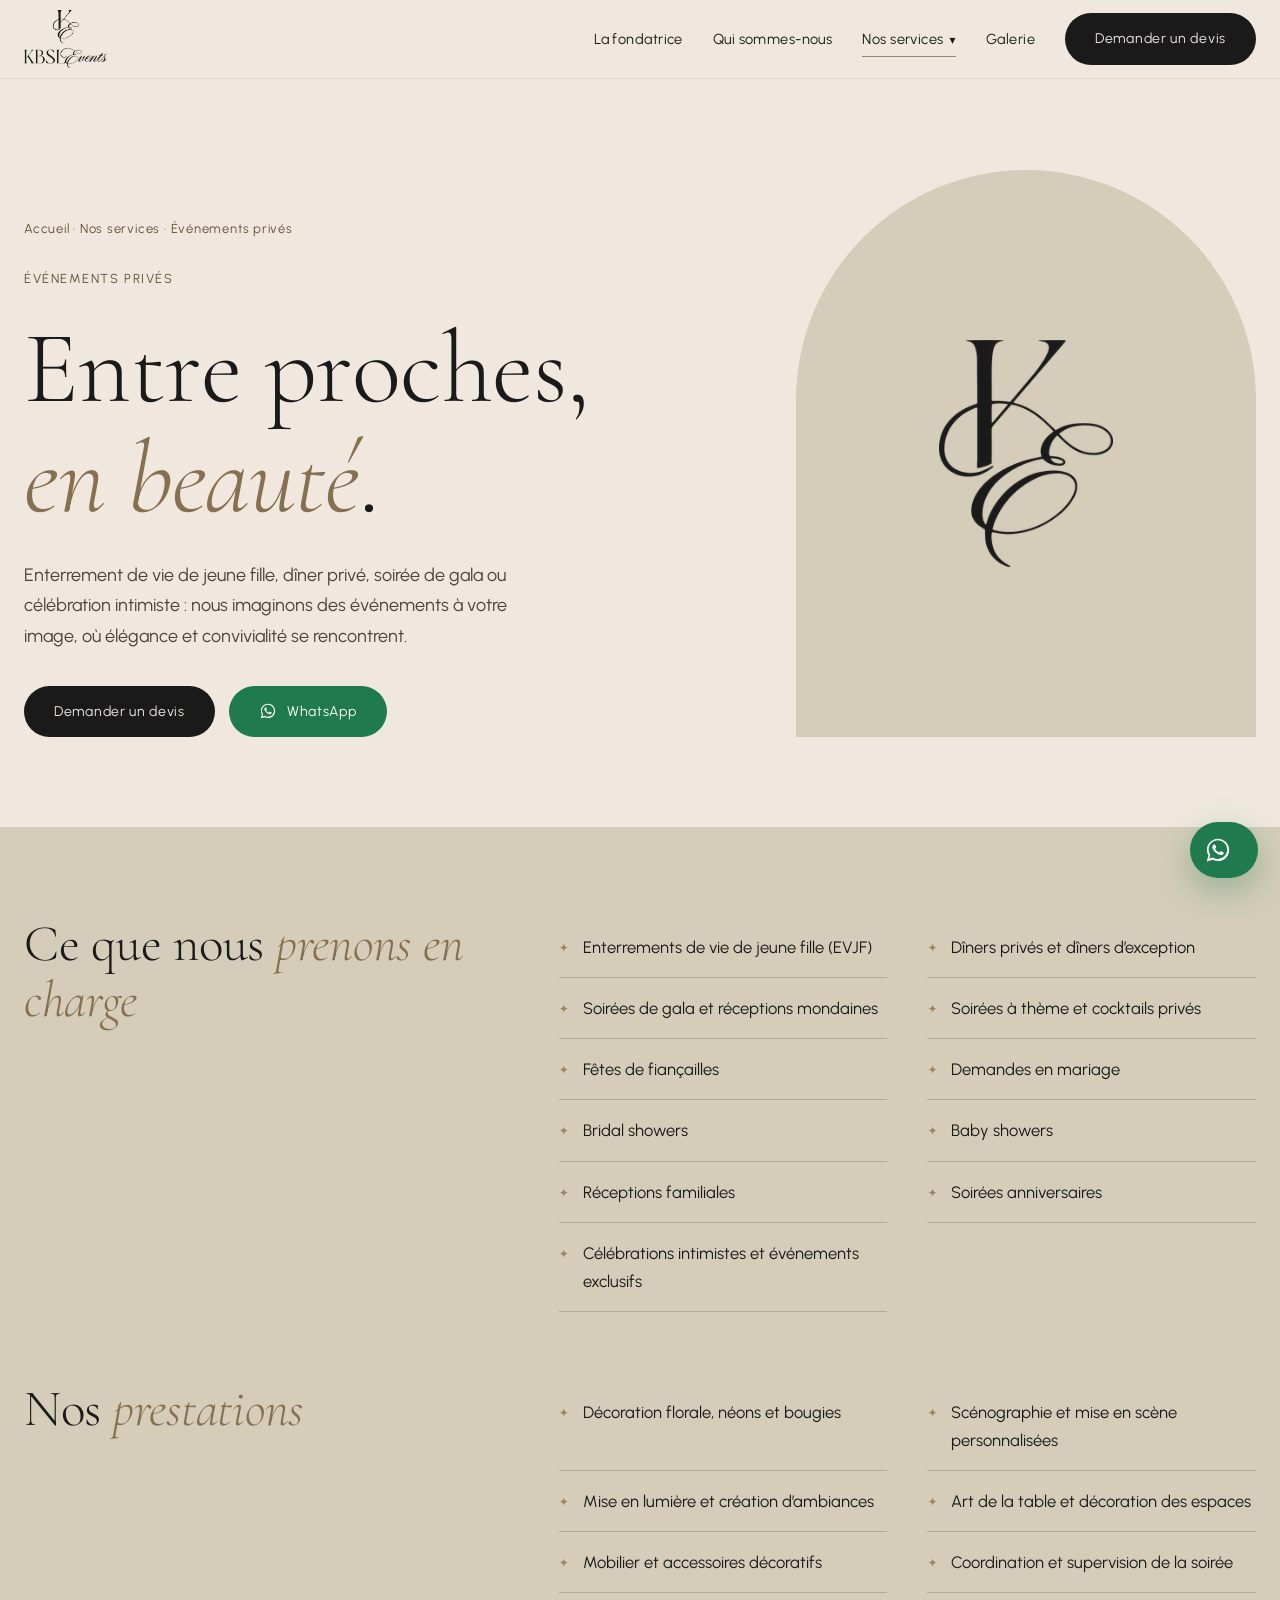
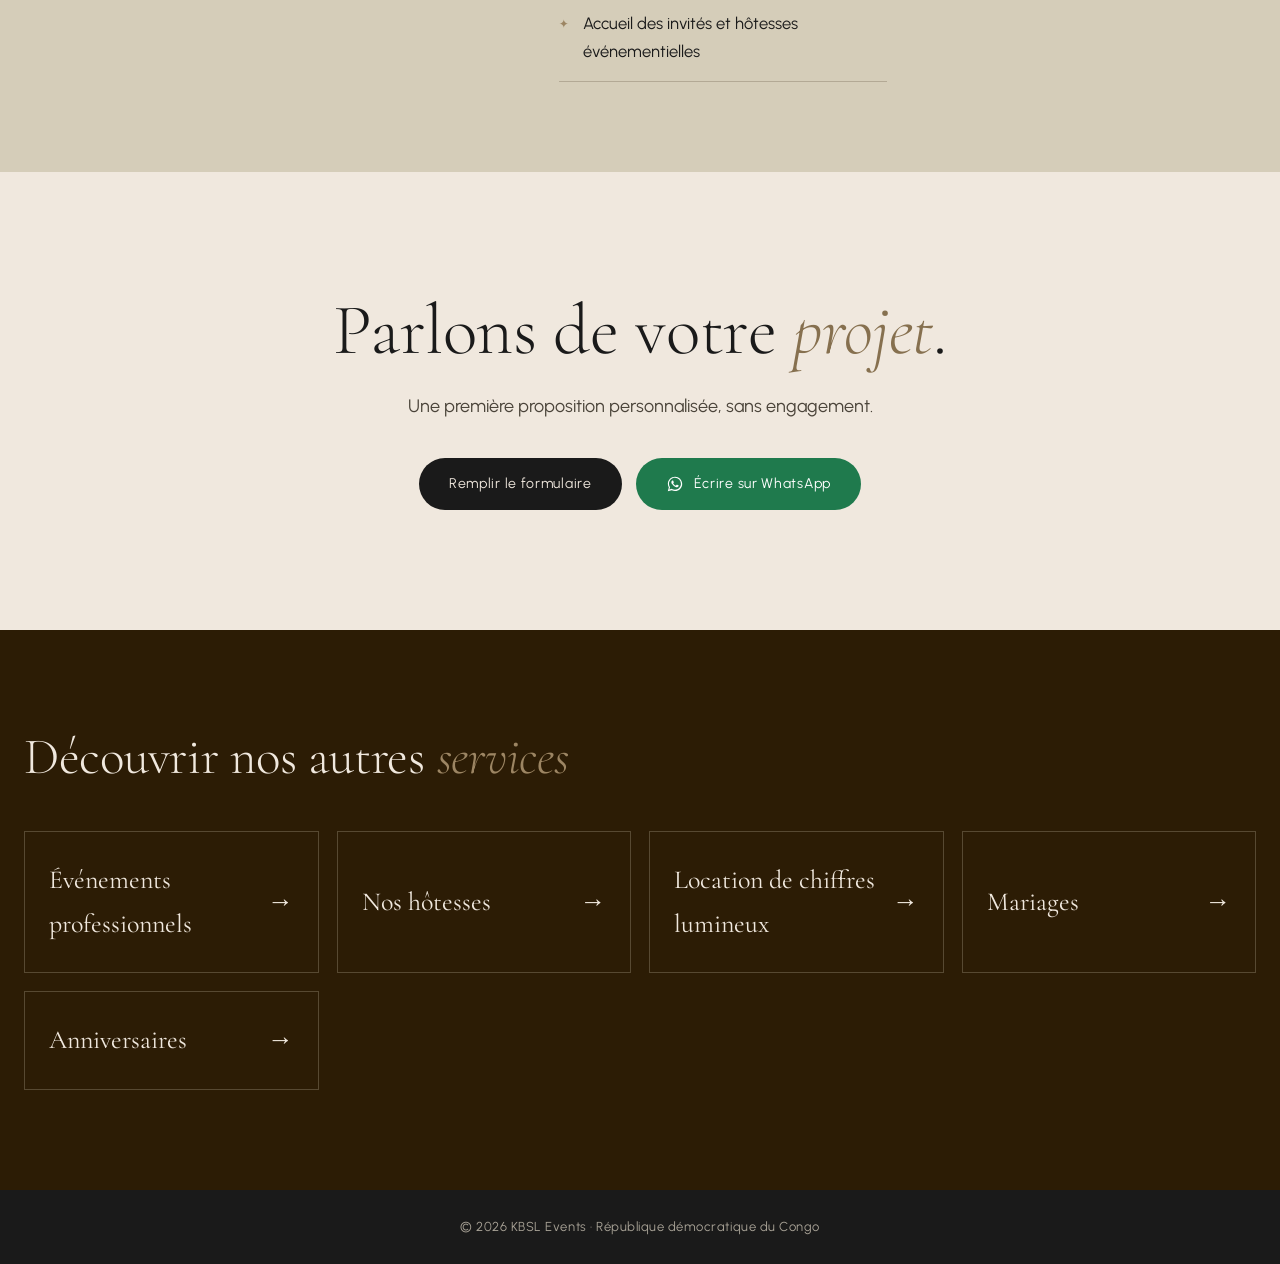
<file: evenement-prive.html>
<!doctype html>
<html lang="fr">
<head>
<meta charset="utf-8">
<meta name="viewport" content="width=device-width, initial-scale=1">
<title>Événements privés | KBSL Events</title>
<meta name="description" content="Enterrement de vie de jeune fille, dîner privé, soirée de gala ou célébration intimiste : nous imaginons des événements à votre image, où élégance et convivialité se rencontrent.">
<meta property="og:title" content="Événements privés | KBSL Events">
<meta property="og:description" content="Enterrement de vie de jeune fille, dîner privé, soirée de gala ou célébration intimiste : nous imaginons des événements à votre image, où élégance et convivialité se rencontrent.">
<link rel="canonical" href="https://kbsl-events.vercel.app/evenement-prive.html">
<meta property="og:type" content="website">
<meta property="og:url" content="https://kbsl-events.vercel.app/evenement-prive.html">
<meta property="og:site_name" content="KBSL Events">
<meta property="og:locale" content="fr_FR">
<meta property="og:image" content="https://kbsl-events.vercel.app/images/og-kbsl.jpg">
<meta property="og:image:width" content="1200">
<meta property="og:image:height" content="630">
<meta name="twitter:card" content="summary_large_image">
<link rel="apple-touch-icon" href="apple-touch-icon.png">
<meta name="theme-color" content="#F0E8DE">
<link rel="icon" href="images/monogram-dark.png">
<link rel="preload" href="fonts/cormorant-garamond-latin-300-normal.woff2" as="font" type="font/woff2" crossorigin>
<link rel="preload" href="fonts/cormorant-garamond-latin-300-italic.woff2" as="font" type="font/woff2" crossorigin>
<link rel="preload" href="fonts/urbanist-latin-400-normal.woff2" as="font" type="font/woff2" crossorigin>
<link rel="stylesheet" href="style.css">
</head>
<body>
<nav class="nav solid" aria-label="Navigation principale">
  <div class="wrap">
    <a href="index.html" class="brand" aria-label="KBSL Events, accueil"><img src="images/logo-full-dark.png" alt="KBSL Events" width="1423" height="1000"></a>
    <div class="links">
      <a href="index.html#fondatrice">La fondatrice</a>
      <a href="index.html#qui-sommes-nous">Qui sommes-nous</a>
      <div class="drop active">
        <button type="button" aria-haspopup="true">Nos services<span>▾</span></button>
        <div class="drop-menu"><a href="mariage.html">Mariages</a><a href="anniversaire.html">Anniversaires</a><a href="evenement-prive.html" class="active">Événements privés</a><a href="evenement-professionnel.html">Événements professionnels</a><a href="nos-hotesses.html">Nos hôtesses</a><a href="location-materiel.html">Location de chiffres lumineux</a></div>
      </div>
      <a href="index.html#galerie">Galerie</a>
      <a class="btn" href="index.html#contact">Demander un devis</a>
    </div>
    <button class="burger" aria-label="Ouvrir le menu" aria-expanded="false"><i></i><i></i><i></i></button>
  </div>
</nav>
<div class="mobile-menu">
  <a href="index.html">Accueil</a>
  <a href="index.html#fondatrice">Mot de la fondatrice</a>
  <a href="index.html#qui-sommes-nous">Qui sommes-nous</a>
  <p>NOS SERVICES</p>
  <a href="mariage.html">Mariages</a><a href="anniversaire.html">Anniversaires</a><a href="evenement-prive.html">Événements privés</a><a href="evenement-professionnel.html">Événements professionnels</a><a href="nos-hotesses.html">Nos hôtesses</a><a href="location-materiel.html">Location de chiffres lumineux</a>
  <p>LA MAISON</p>
  <a href="index.html#galerie">Galerie</a>
  <a href="index.html#temoignages">Témoignages</a>
  <a href="index.html#contact">Contact</a>
  <a class="btn" href="index.html#contact">Demander un devis</a>
</div>

<header class="page-hero">
  <div class="wrap page-hero-grid">
    <div>
      <p class="crumbs load"><a href="index.html">Accueil</a> · <a href="index.html#services">Nos services</a> · Événements privés</p>
      <p class="eyebrow load" style="--d:1">ÉVÉNEMENTS PRIVÉS</p>
      <h1 class="load" style="--d:1">Entre proches, <em>en beauté</em>.</h1>
      <div class="leads"><p class="lead load" style="--d:3">Enterrement de vie de jeune fille, dîner privé, soirée de gala ou célébration intimiste : nous imaginons des événements à votre image, où élégance et convivialité se rencontrent.</p></div>
      <div class="hero-cta load" style="--d:4"><a class="btn" href="index.html?type=evenement-prive#contact">Demander un devis</a><a class="btn wa" href="https://wa.me/243821496430?text=Bonjour%20KBSL%20Events%2C%20je%20souhaite%20organiser%20un%20%C3%A9v%C3%A9nement%20priv%C3%A9%20et%20j%27aimerais%20recevoir%20des%20informations.%20Merci%20%21" target="_blank" rel="noopener"><svg viewBox="0 0 32 32" fill="currentColor" aria-hidden="true"><path d="M16.04 3C9 3 3.3 8.7 3.3 15.74c0 2.25.6 4.45 1.72 6.38L3.2 29l7.05-1.78a12.7 12.7 0 0 0 5.79 1.4h.01c7.03 0 12.74-5.7 12.74-12.74C28.79 8.7 23.07 3 16.04 3zm0 23.3h-.01c-1.9 0-3.77-.51-5.4-1.48l-.39-.23-4.18 1.06 1.12-4.08-.25-.42a10.56 10.56 0 0 1-1.62-5.62c0-5.85 4.76-10.6 10.62-10.6a10.6 10.6 0 0 1 10.6 10.62c0 5.85-4.76 10.6-10.5 10.6zm5.81-7.94c-.32-.16-1.89-.93-2.18-1.04-.29-.11-.5-.16-.72.16-.21.32-.82 1.04-1 1.25-.19.21-.37.24-.69.08-.32-.16-1.35-.5-2.57-1.59-.95-.85-1.59-1.9-1.78-2.22-.19-.32-.02-.49.14-.65.14-.14.32-.37.48-.56.16-.19.21-.32.32-.53.11-.21.05-.4-.03-.56-.08-.16-.72-1.73-.98-2.37-.26-.62-.52-.54-.72-.55h-.61c-.21 0-.56.08-.85.4-.29.32-1.11 1.09-1.11 2.65s1.14 3.08 1.3 3.29c.16.21 2.24 3.42 5.43 4.8.76.33 1.35.52 1.81.67.76.24 1.45.21 2 .13.61-.09 1.89-.77 2.15-1.52.27-.75.27-1.39.19-1.52-.08-.13-.29-.21-.61-.37z"/></svg>WhatsApp</a></div>
    </div>
    <div class="arch load arch-mono" style="--d:2"><img src="images/monogram-dark.png" alt=""></div>
  </div>
</header>

<section class="includes">
  <div class="wrap includes-grid">
    <h2 class="sr">Ce que nous <em>prenons en charge</em></h2>
    <ul class="sr"><li>Enterrements de vie de jeune fille (EVJF)</li><li>Dîners privés et dîners d’exception</li><li>Soirées de gala et réceptions mondaines</li><li>Soirées à thème et cocktails privés</li><li>Fêtes de fiançailles</li><li>Demandes en mariage</li><li>Bridal showers</li><li>Baby showers</li><li>Réceptions familiales</li><li>Soirées anniversaires</li><li>Célébrations intimistes et événements exclusifs</li></ul>
  </div>
  <div class="wrap includes-grid second">
    <h2 class="sr">Nos <em>prestations</em></h2>
    <ul class="sr"><li>Décoration florale, néons et bougies</li><li>Scénographie et mise en scène personnalisées</li><li>Mise en lumière et création d’ambiances</li><li>Art de la table et décoration des espaces</li><li>Mobilier et accessoires décoratifs</li><li>Coordination et supervision de la soirée</li><li>Accueil des invités et hôtesses événementielles</li></ul>
  </div>
</section>



<section class="cta-band">
  <div class="wrap">
    <h2 class="sr">Parlons de votre <em>projet</em>.</h2>
    <p class="sr">Une première proposition personnalisée, sans engagement.</p>
    <div class="cta-row sr"><a class="btn" href="index.html?type=evenement-prive#contact">Remplir le formulaire</a><a class="btn wa" href="https://wa.me/243821496430?text=Bonjour%20KBSL%20Events%2C%20je%20souhaite%20organiser%20un%20%C3%A9v%C3%A9nement%20priv%C3%A9%20et%20j%27aimerais%20recevoir%20des%20informations.%20Merci%20%21" target="_blank" rel="noopener"><svg viewBox="0 0 32 32" fill="currentColor" aria-hidden="true"><path d="M16.04 3C9 3 3.3 8.7 3.3 15.74c0 2.25.6 4.45 1.72 6.38L3.2 29l7.05-1.78a12.7 12.7 0 0 0 5.79 1.4h.01c7.03 0 12.74-5.7 12.74-12.74C28.79 8.7 23.07 3 16.04 3zm0 23.3h-.01c-1.9 0-3.77-.51-5.4-1.48l-.39-.23-4.18 1.06 1.12-4.08-.25-.42a10.56 10.56 0 0 1-1.62-5.62c0-5.85 4.76-10.6 10.62-10.6a10.6 10.6 0 0 1 10.6 10.62c0 5.85-4.76 10.6-10.5 10.6zm5.81-7.94c-.32-.16-1.89-.93-2.18-1.04-.29-.11-.5-.16-.72.16-.21.32-.82 1.04-1 1.25-.19.21-.37.24-.69.08-.32-.16-1.35-.5-2.57-1.59-.95-.85-1.59-1.9-1.78-2.22-.19-.32-.02-.49.14-.65.14-.14.32-.37.48-.56.16-.19.21-.32.32-.53.11-.21.05-.4-.03-.56-.08-.16-.72-1.73-.98-2.37-.26-.62-.52-.54-.72-.55h-.61c-.21 0-.56.08-.85.4-.29.32-1.11 1.09-1.11 2.65s1.14 3.08 1.3 3.29c.16.21 2.24 3.42 5.43 4.8.76.33 1.35.52 1.81.67.76.24 1.45.21 2 .13.61-.09 1.89-.77 2.15-1.52.27-.75.27-1.39.19-1.52-.08-.13-.29-.21-.61-.37z"/></svg>Écrire sur WhatsApp</a></div>
  </div>
</section>

<section class="next-cats">
  <div class="wrap">
    <h2 class="sr">Découvrir nos autres <em>services</em></h2>
    <div class="next-list"><a href="evenement-professionnel.html">Événements professionnels<span>→</span></a><a href="nos-hotesses.html">Nos hôtesses<span>→</span></a><a href="location-materiel.html">Location de chiffres lumineux<span>→</span></a><a href="mariage.html">Mariages<span>→</span></a><a href="anniversaire.html">Anniversaires<span>→</span></a></div>
  </div>
</section>
<footer>
  <div class="wrap"><p class="foot-copy">© 2026 KBSL Events · République démocratique du Congo</p></div>
</footer>
<a class="wa-float" href="https://wa.me/243821496430?text=Bonjour%20KBSL%20Events%2C%20je%20souhaite%20organiser%20un%20%C3%A9v%C3%A9nement%20priv%C3%A9%20et%20j%27aimerais%20recevoir%20des%20informations.%20Merci%20%21" target="_blank" rel="noopener" aria-label="Nous écrire sur WhatsApp"><svg viewBox="0 0 32 32" fill="currentColor" aria-hidden="true"><path d="M16.04 3C9 3 3.3 8.7 3.3 15.74c0 2.25.6 4.45 1.72 6.38L3.2 29l7.05-1.78a12.7 12.7 0 0 0 5.79 1.4h.01c7.03 0 12.74-5.7 12.74-12.74C28.79 8.7 23.07 3 16.04 3zm0 23.3h-.01c-1.9 0-3.77-.51-5.4-1.48l-.39-.23-4.18 1.06 1.12-4.08-.25-.42a10.56 10.56 0 0 1-1.62-5.62c0-5.85 4.76-10.6 10.62-10.6a10.6 10.6 0 0 1 10.6 10.62c0 5.85-4.76 10.6-10.5 10.6zm5.81-7.94c-.32-.16-1.89-.93-2.18-1.04-.29-.11-.5-.16-.72.16-.21.32-.82 1.04-1 1.25-.19.21-.37.24-.69.08-.32-.16-1.35-.5-2.57-1.59-.95-.85-1.59-1.9-1.78-2.22-.19-.32-.02-.49.14-.65.14-.14.32-.37.48-.56.16-.19.21-.32.32-.53.11-.21.05-.4-.03-.56-.08-.16-.72-1.73-.98-2.37-.26-.62-.52-.54-.72-.55h-.61c-.21 0-.56.08-.85.4-.29.32-1.11 1.09-1.11 2.65s1.14 3.08 1.3 3.29c.16.21 2.24 3.42 5.43 4.8.76.33 1.35.52 1.81.67.76.24 1.45.21 2 .13.61-.09 1.89-.77 2.15-1.52.27-.75.27-1.39.19-1.52-.08-.13-.29-.21-.61-.37z"/></svg><span>Écrivez-nous sur WhatsApp</span></a>
<script src="main.js"></script>
</body>
</html>
</file>
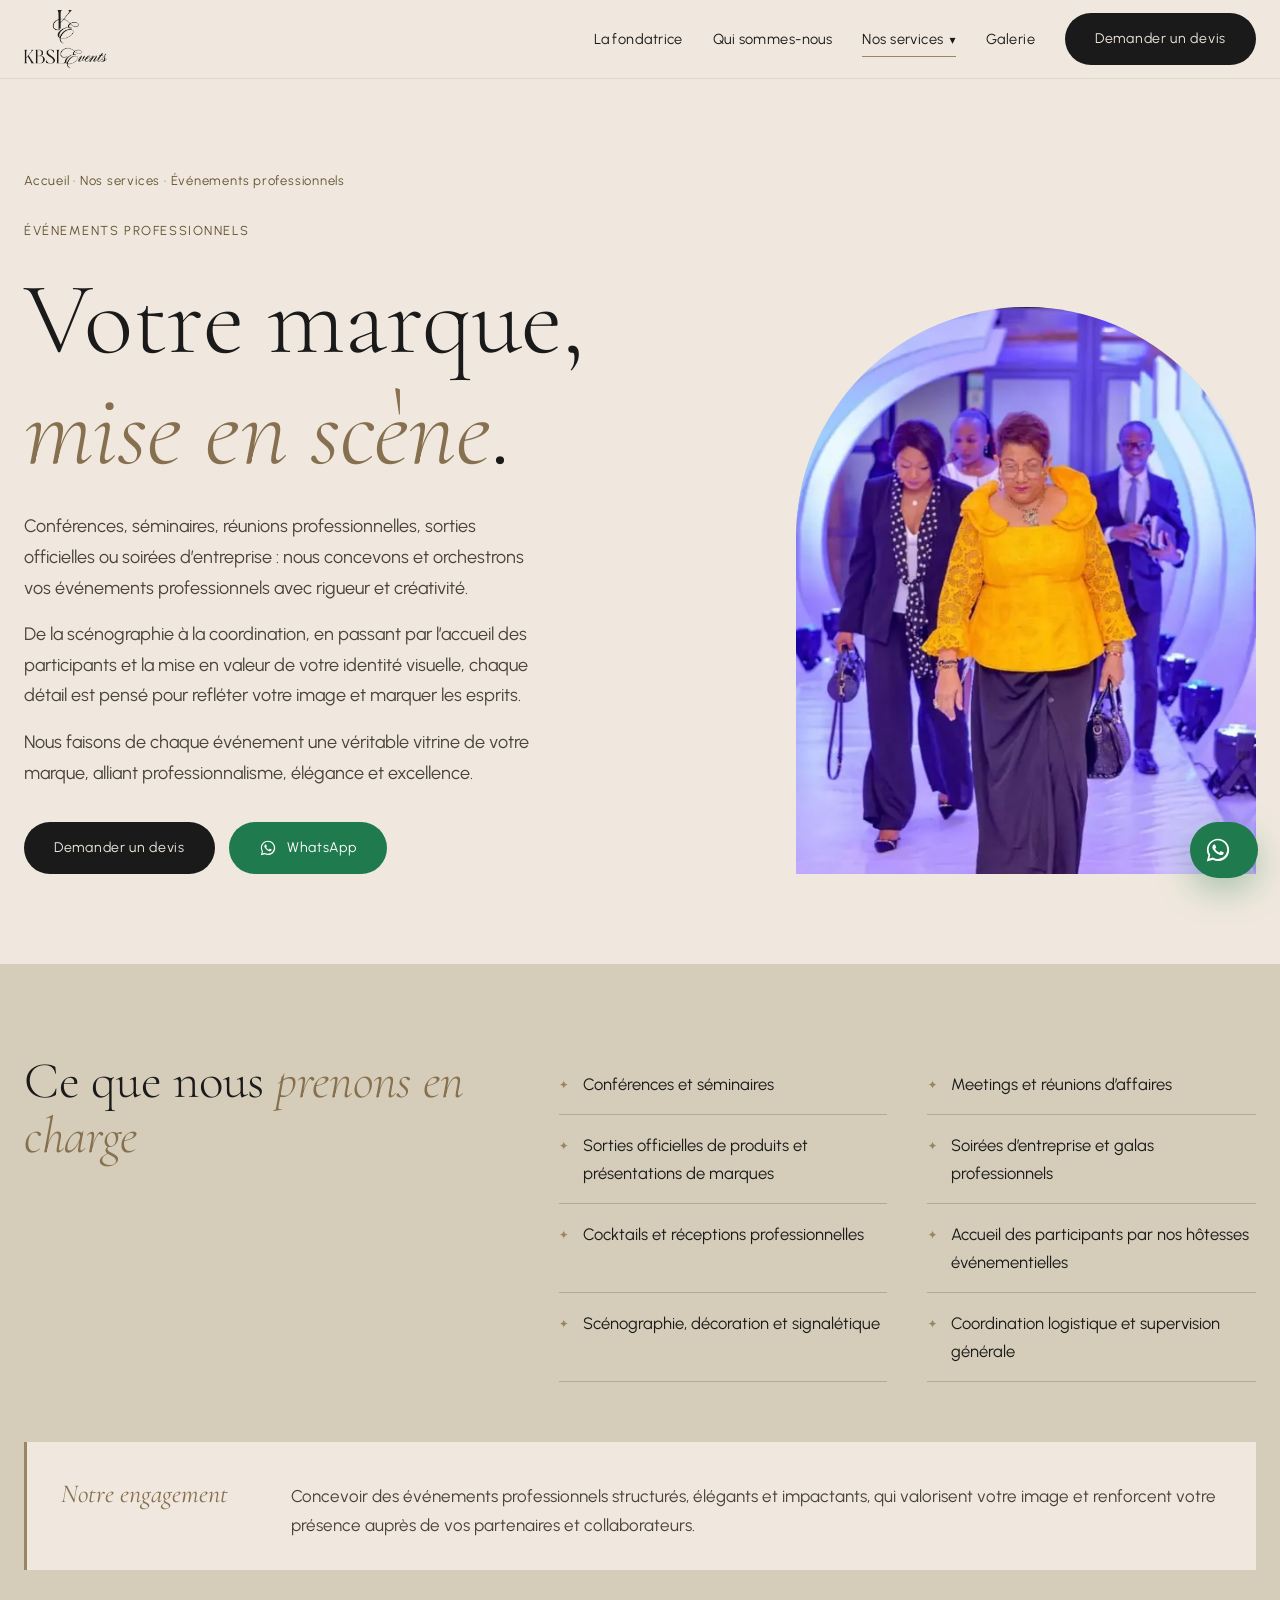
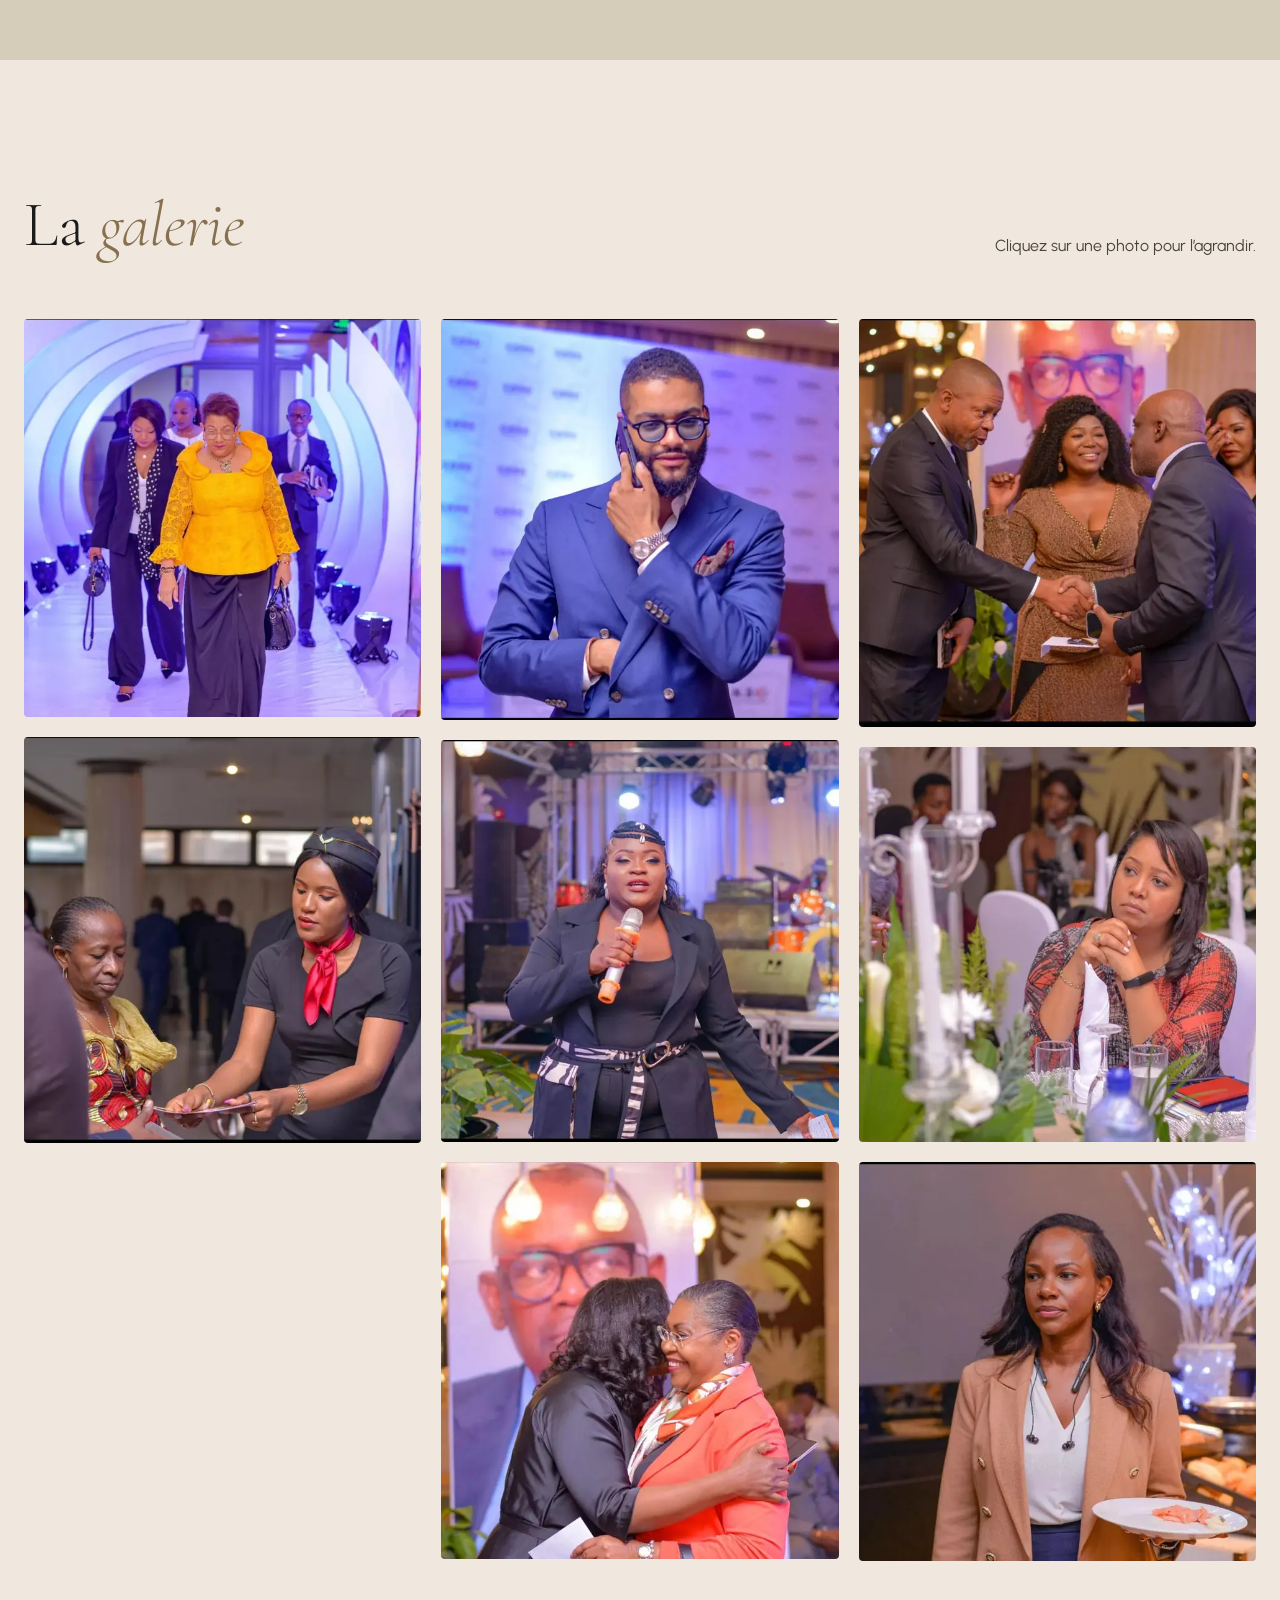
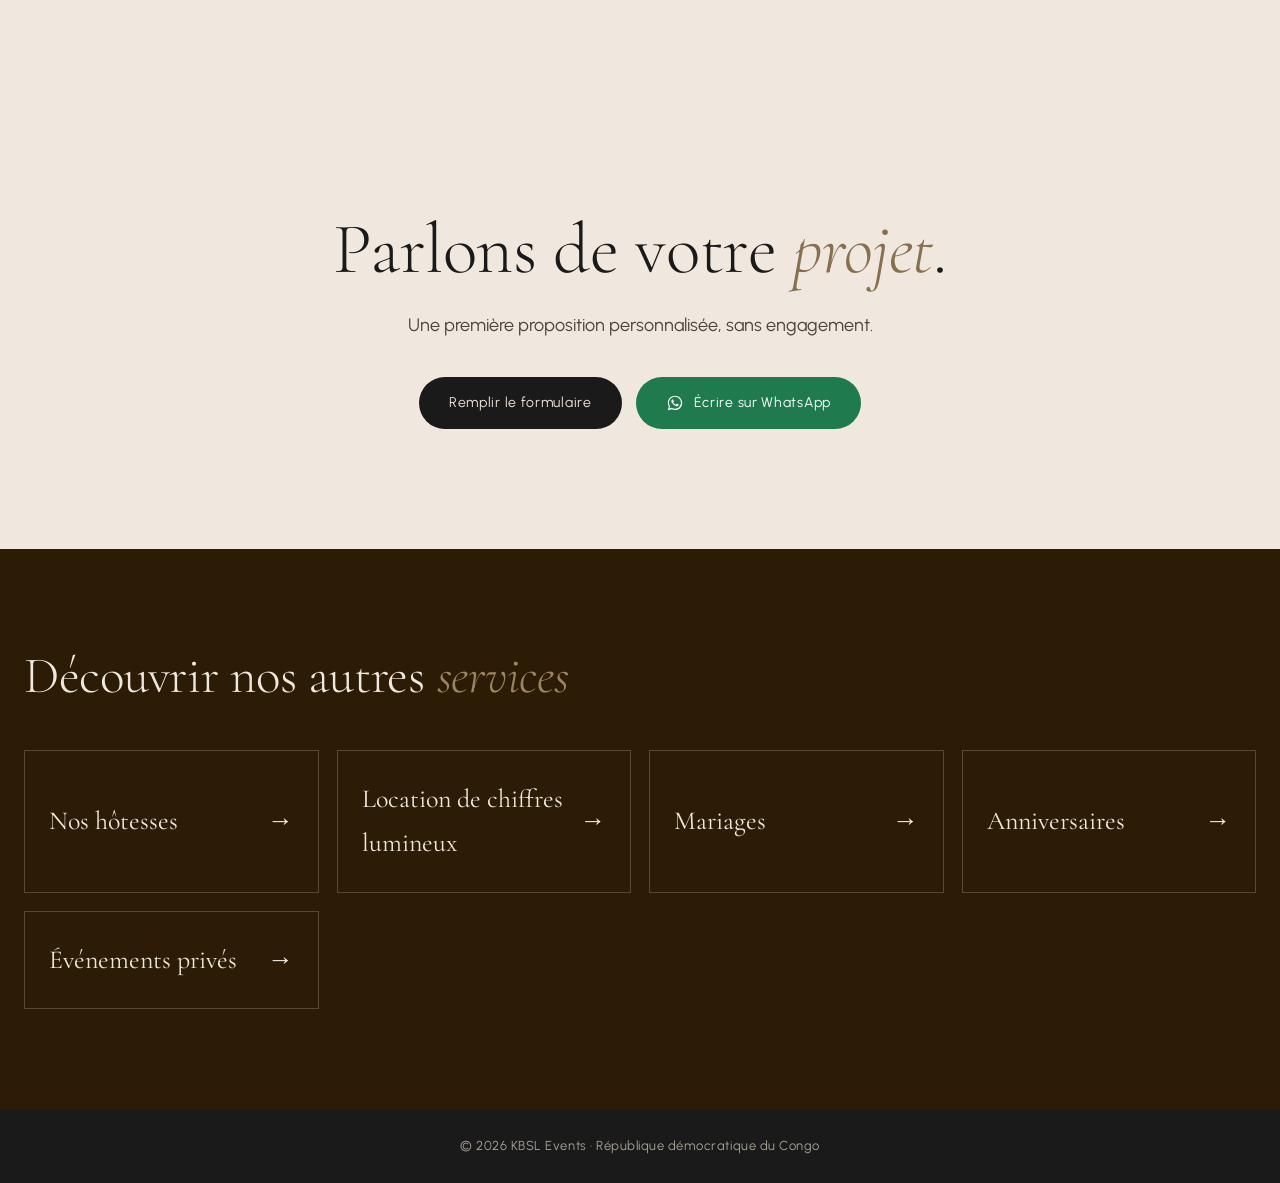
<file: evenement-professionnel.html>
<!doctype html>
<html lang="fr">
<head>
<meta charset="utf-8">
<meta name="viewport" content="width=device-width, initial-scale=1">
<title>Événements professionnels | KBSL Events</title>
<meta name="description" content="Conférences, séminaires, réunions professionnelles, sorties officielles ou soirées d’entreprise : nous concevons et orchestrons vos événements professionnels avec rigueur et créativité.">
<meta property="og:title" content="Événements professionnels | KBSL Events">
<meta property="og:description" content="Conférences, séminaires, réunions professionnelles, sorties officielles ou soirées d’entreprise : nous concevons et orchestrons vos événements professionnels avec rigueur et créativité.">
<link rel="canonical" href="https://kbsl-events.vercel.app/evenement-professionnel.html">
<meta property="og:type" content="website">
<meta property="og:url" content="https://kbsl-events.vercel.app/evenement-professionnel.html">
<meta property="og:site_name" content="KBSL Events">
<meta property="og:locale" content="fr_FR">
<meta property="og:image" content="https://kbsl-events.vercel.app/images/og-kbsl.jpg">
<meta property="og:image:width" content="1200">
<meta property="og:image:height" content="630">
<meta name="twitter:card" content="summary_large_image">
<link rel="apple-touch-icon" href="apple-touch-icon.png">
<meta name="theme-color" content="#F0E8DE">
<link rel="icon" href="images/monogram-dark.png">
<link rel="preload" href="fonts/cormorant-garamond-latin-300-normal.woff2" as="font" type="font/woff2" crossorigin>
<link rel="preload" href="fonts/cormorant-garamond-latin-300-italic.woff2" as="font" type="font/woff2" crossorigin>
<link rel="preload" href="fonts/urbanist-latin-400-normal.woff2" as="font" type="font/woff2" crossorigin>
<link rel="preload" as="image" href="images/pro-12.jpg">
<link rel="stylesheet" href="style.css">
</head>
<body>
<nav class="nav solid" aria-label="Navigation principale">
  <div class="wrap">
    <a href="index.html" class="brand" aria-label="KBSL Events, accueil"><img src="images/logo-full-dark.png" alt="KBSL Events" width="1423" height="1000"></a>
    <div class="links">
      <a href="index.html#fondatrice">La fondatrice</a>
      <a href="index.html#qui-sommes-nous">Qui sommes-nous</a>
      <div class="drop active">
        <button type="button" aria-haspopup="true">Nos services<span>▾</span></button>
        <div class="drop-menu"><a href="mariage.html">Mariages</a><a href="anniversaire.html">Anniversaires</a><a href="evenement-prive.html">Événements privés</a><a href="evenement-professionnel.html" class="active">Événements professionnels</a><a href="nos-hotesses.html">Nos hôtesses</a><a href="location-materiel.html">Location de chiffres lumineux</a></div>
      </div>
      <a href="index.html#galerie">Galerie</a>
      <a class="btn" href="index.html#contact">Demander un devis</a>
    </div>
    <button class="burger" aria-label="Ouvrir le menu" aria-expanded="false"><i></i><i></i><i></i></button>
  </div>
</nav>
<div class="mobile-menu">
  <a href="index.html">Accueil</a>
  <a href="index.html#fondatrice">Mot de la fondatrice</a>
  <a href="index.html#qui-sommes-nous">Qui sommes-nous</a>
  <p>NOS SERVICES</p>
  <a href="mariage.html">Mariages</a><a href="anniversaire.html">Anniversaires</a><a href="evenement-prive.html">Événements privés</a><a href="evenement-professionnel.html">Événements professionnels</a><a href="nos-hotesses.html">Nos hôtesses</a><a href="location-materiel.html">Location de chiffres lumineux</a>
  <p>LA MAISON</p>
  <a href="index.html#galerie">Galerie</a>
  <a href="index.html#temoignages">Témoignages</a>
  <a href="index.html#contact">Contact</a>
  <a class="btn" href="index.html#contact">Demander un devis</a>
</div>

<header class="page-hero">
  <div class="wrap page-hero-grid">
    <div>
      <p class="crumbs load"><a href="index.html">Accueil</a> · <a href="index.html#services">Nos services</a> · Événements professionnels</p>
      <p class="eyebrow load" style="--d:1">ÉVÉNEMENTS PROFESSIONNELS</p>
      <h1 class="load" style="--d:1">Votre marque, <em>mise en scène</em>.</h1>
      <div class="leads"><p class="lead load" style="--d:3">Conférences, séminaires, réunions professionnelles, sorties officielles ou soirées d’entreprise : nous concevons et orchestrons vos événements professionnels avec rigueur et créativité.</p><p class="lead load" style="--d:3">De la scénographie à la coordination, en passant par l’accueil des participants et la mise en valeur de votre identité visuelle, chaque détail est pensé pour refléter votre image et marquer les esprits.</p><p class="lead load" style="--d:3">Nous faisons de chaque événement une véritable vitrine de votre marque, alliant professionnalisme, élégance et excellence.</p></div>
      <div class="hero-cta load" style="--d:4"><a class="btn" href="index.html?type=evenement-professionnel#contact">Demander un devis</a><a class="btn wa" href="https://wa.me/243821496430?text=Bonjour%20KBSL%20Events%2C%20nous%20souhaitons%20organiser%20un%20%C3%A9v%C3%A9nement%20professionnel%20%28conf%C3%A9rence%2C%20meeting%2C%20sortie%20officielle...%29%20et%20aimerions%20recevoir%20une%20proposition.%20Merci%20%21" target="_blank" rel="noopener"><svg viewBox="0 0 32 32" fill="currentColor" aria-hidden="true"><path d="M16.04 3C9 3 3.3 8.7 3.3 15.74c0 2.25.6 4.45 1.72 6.38L3.2 29l7.05-1.78a12.7 12.7 0 0 0 5.79 1.4h.01c7.03 0 12.74-5.7 12.74-12.74C28.79 8.7 23.07 3 16.04 3zm0 23.3h-.01c-1.9 0-3.77-.51-5.4-1.48l-.39-.23-4.18 1.06 1.12-4.08-.25-.42a10.56 10.56 0 0 1-1.62-5.62c0-5.85 4.76-10.6 10.62-10.6a10.6 10.6 0 0 1 10.6 10.62c0 5.85-4.76 10.6-10.5 10.6zm5.81-7.94c-.32-.16-1.89-.93-2.18-1.04-.29-.11-.5-.16-.72.16-.21.32-.82 1.04-1 1.25-.19.21-.37.24-.69.08-.32-.16-1.35-.5-2.57-1.59-.95-.85-1.59-1.9-1.78-2.22-.19-.32-.02-.49.14-.65.14-.14.32-.37.48-.56.16-.19.21-.32.32-.53.11-.21.05-.4-.03-.56-.08-.16-.72-1.73-.98-2.37-.26-.62-.52-.54-.72-.55h-.61c-.21 0-.56.08-.85.4-.29.32-1.11 1.09-1.11 2.65s1.14 3.08 1.3 3.29c.16.21 2.24 3.42 5.43 4.8.76.33 1.35.52 1.81.67.76.24 1.45.21 2 .13.61-.09 1.89-.77 2.15-1.52.27-.75.27-1.39.19-1.52-.08-.13-.29-.21-.61-.37z"/></svg>WhatsApp</a></div>
    </div>
    <div class="arch load" style="--d:2"><picture><source type="image/webp" srcset="images/w/pro-12-640.webp 640w, images/w/pro-12-1024.webp 1024w, images/w/pro-12-1600.webp 1079w" sizes="(max-width:600px) 92vw, (max-width:1000px) 46vw, 460px"><img src="images/pro-12.jpg" alt="Événements professionnels KBSL Events" style="object-position:center 25%"></picture></div>
  </div>
</header>

<section class="includes">
  <div class="wrap includes-grid">
    <h2 class="sr">Ce que nous <em>prenons en charge</em></h2>
    <ul class="sr"><li>Conférences et séminaires</li><li>Meetings et réunions d’affaires</li><li>Sorties officielles de produits et présentations de marques</li><li>Soirées d’entreprise et galas professionnels</li><li>Cocktails et réceptions professionnelles</li><li>Accueil des participants par nos hôtesses événementielles</li><li>Scénographie, décoration et signalétique</li><li>Coordination logistique et supervision générale</li></ul>
  </div>
  <div class="wrap"><div class="note sr"><span>Notre engagement</span><p>Concevoir des événements professionnels structurés, élégants et impactants, qui valorisent votre image et renforcent votre présence auprès de vos partenaires et collaborateurs.</p></div></div>
</section>

<section>
  <div class="wrap">
    <div class="gal-head"><h2 class="sr" style="font-size:clamp(40px,5vw,72px);font-weight:300">La <em>galerie</em></h2><p class="sr">Cliquez sur une photo pour l’agrandir.</p></div>
    <div class="masonry"><figure class="sr-img"><picture><source type="image/webp" srcset="images/w/pro-12-640.webp 640w, images/w/pro-12-1024.webp 1024w, images/w/pro-12-1600.webp 1079w" sizes="(max-width:600px) 92vw, (max-width:1000px) 46vw, 460px"><img src="images/pro-12.jpg" alt="Événements professionnels KBSL Events, photo 1" loading="lazy" width="1079" height="1080"></picture></figure><figure class="sr-img"><picture><source type="image/webp" srcset="images/w/pro-07-640.webp 640w, images/w/pro-07-1024.webp 1024w, images/w/pro-07-1600.webp 1057w" sizes="(max-width:600px) 92vw, (max-width:1000px) 46vw, 460px"><img src="images/pro-07.jpg" alt="Événements professionnels KBSL Events, photo 2" loading="lazy" width="1057" height="1080"></picture></figure><figure class="sr-img"><picture><source type="image/webp" srcset="images/w/pro-13-640.webp 640w, images/w/pro-13-1024.webp 1024w, images/w/pro-13-1600.webp 1072w" sizes="(max-width:600px) 92vw, (max-width:1000px) 46vw, 460px"><img src="images/pro-13.jpg" alt="Événements professionnels KBSL Events, photo 3" loading="lazy" width="1072" height="1080"></picture></figure><figure class="sr-img"><picture><source type="image/webp" srcset="images/w/pro-14-640.webp 640w, images/w/pro-14-1024.webp 1024w, images/w/pro-14-1600.webp 1067w" sizes="(max-width:600px) 92vw, (max-width:1000px) 46vw, 460px"><img src="images/pro-14.jpg" alt="Événements professionnels KBSL Events, photo 4" loading="lazy" width="1067" height="1080"></picture></figure><figure class="sr-img"><picture><source type="image/webp" srcset="images/w/pro-08-640.webp 640w, images/w/pro-08-1024.webp 1024w, images/w/pro-08-1600.webp 1080w" sizes="(max-width:600px) 92vw, (max-width:1000px) 46vw, 460px"><img src="images/pro-08.jpg" alt="Événements professionnels KBSL Events, photo 5" loading="lazy" width="1080" height="1079"></picture></figure><figure class="sr-img"><picture><source type="image/webp" srcset="images/w/pro-06-640.webp 640w, images/w/pro-06-1024.webp 1024w, images/w/pro-06-1600.webp 1052w" sizes="(max-width:600px) 92vw, (max-width:1000px) 46vw, 460px"><img src="images/pro-06.jpg" alt="Événements professionnels KBSL Events, photo 6" loading="lazy" width="1052" height="1080"></picture></figure><figure class="sr-img"><picture><source type="image/webp" srcset="images/w/pro-05-640.webp 640w, images/w/pro-05-1024.webp 1024w, images/w/pro-05-1600.webp 1080w" sizes="(max-width:600px) 92vw, (max-width:1000px) 46vw, 460px"><img src="images/pro-05.jpg" alt="Événements professionnels KBSL Events, photo 7" loading="lazy" width="1080" height="1074"></picture></figure><figure class="sr-img"><picture><source type="image/webp" srcset="images/w/pro-11-640.webp 640w, images/w/pro-11-1024.webp 1024w, images/w/pro-11-1600.webp 1075w" sizes="(max-width:600px) 92vw, (max-width:1000px) 46vw, 460px"><img src="images/pro-11.jpg" alt="Événements professionnels KBSL Events, photo 8" loading="lazy" width="1075" height="1080"></picture></figure></div>
  </div>
</section>

<section class="cta-band">
  <div class="wrap">
    <h2 class="sr">Parlons de votre <em>projet</em>.</h2>
    <p class="sr">Une première proposition personnalisée, sans engagement.</p>
    <div class="cta-row sr"><a class="btn" href="index.html?type=evenement-professionnel#contact">Remplir le formulaire</a><a class="btn wa" href="https://wa.me/243821496430?text=Bonjour%20KBSL%20Events%2C%20nous%20souhaitons%20organiser%20un%20%C3%A9v%C3%A9nement%20professionnel%20%28conf%C3%A9rence%2C%20meeting%2C%20sortie%20officielle...%29%20et%20aimerions%20recevoir%20une%20proposition.%20Merci%20%21" target="_blank" rel="noopener"><svg viewBox="0 0 32 32" fill="currentColor" aria-hidden="true"><path d="M16.04 3C9 3 3.3 8.7 3.3 15.74c0 2.25.6 4.45 1.72 6.38L3.2 29l7.05-1.78a12.7 12.7 0 0 0 5.79 1.4h.01c7.03 0 12.74-5.7 12.74-12.74C28.79 8.7 23.07 3 16.04 3zm0 23.3h-.01c-1.9 0-3.77-.51-5.4-1.48l-.39-.23-4.18 1.06 1.12-4.08-.25-.42a10.56 10.56 0 0 1-1.62-5.62c0-5.85 4.76-10.6 10.62-10.6a10.6 10.6 0 0 1 10.6 10.62c0 5.85-4.76 10.6-10.5 10.6zm5.81-7.94c-.32-.16-1.89-.93-2.18-1.04-.29-.11-.5-.16-.72.16-.21.32-.82 1.04-1 1.25-.19.21-.37.24-.69.08-.32-.16-1.35-.5-2.57-1.59-.95-.85-1.59-1.9-1.78-2.22-.19-.32-.02-.49.14-.65.14-.14.32-.37.48-.56.16-.19.21-.32.32-.53.11-.21.05-.4-.03-.56-.08-.16-.72-1.73-.98-2.37-.26-.62-.52-.54-.72-.55h-.61c-.21 0-.56.08-.85.4-.29.32-1.11 1.09-1.11 2.65s1.14 3.08 1.3 3.29c.16.21 2.24 3.42 5.43 4.8.76.33 1.35.52 1.81.67.76.24 1.45.21 2 .13.61-.09 1.89-.77 2.15-1.52.27-.75.27-1.39.19-1.52-.08-.13-.29-.21-.61-.37z"/></svg>Écrire sur WhatsApp</a></div>
  </div>
</section>

<section class="next-cats">
  <div class="wrap">
    <h2 class="sr">Découvrir nos autres <em>services</em></h2>
    <div class="next-list"><a href="nos-hotesses.html">Nos hôtesses<span>→</span></a><a href="location-materiel.html">Location de chiffres lumineux<span>→</span></a><a href="mariage.html">Mariages<span>→</span></a><a href="anniversaire.html">Anniversaires<span>→</span></a><a href="evenement-prive.html">Événements privés<span>→</span></a></div>
  </div>
</section>
<footer>
  <div class="wrap"><p class="foot-copy">© 2026 KBSL Events · République démocratique du Congo</p></div>
</footer>
<a class="wa-float" href="https://wa.me/243821496430?text=Bonjour%20KBSL%20Events%2C%20nous%20souhaitons%20organiser%20un%20%C3%A9v%C3%A9nement%20professionnel%20%28conf%C3%A9rence%2C%20meeting%2C%20sortie%20officielle...%29%20et%20aimerions%20recevoir%20une%20proposition.%20Merci%20%21" target="_blank" rel="noopener" aria-label="Nous écrire sur WhatsApp"><svg viewBox="0 0 32 32" fill="currentColor" aria-hidden="true"><path d="M16.04 3C9 3 3.3 8.7 3.3 15.74c0 2.25.6 4.45 1.72 6.38L3.2 29l7.05-1.78a12.7 12.7 0 0 0 5.79 1.4h.01c7.03 0 12.74-5.7 12.74-12.74C28.79 8.7 23.07 3 16.04 3zm0 23.3h-.01c-1.9 0-3.77-.51-5.4-1.48l-.39-.23-4.18 1.06 1.12-4.08-.25-.42a10.56 10.56 0 0 1-1.62-5.62c0-5.85 4.76-10.6 10.62-10.6a10.6 10.6 0 0 1 10.6 10.62c0 5.85-4.76 10.6-10.5 10.6zm5.81-7.94c-.32-.16-1.89-.93-2.18-1.04-.29-.11-.5-.16-.72.16-.21.32-.82 1.04-1 1.25-.19.21-.37.24-.69.08-.32-.16-1.35-.5-2.57-1.59-.95-.85-1.59-1.9-1.78-2.22-.19-.32-.02-.49.14-.65.14-.14.32-.37.48-.56.16-.19.21-.32.32-.53.11-.21.05-.4-.03-.56-.08-.16-.72-1.73-.98-2.37-.26-.62-.52-.54-.72-.55h-.61c-.21 0-.56.08-.85.4-.29.32-1.11 1.09-1.11 2.65s1.14 3.08 1.3 3.29c.16.21 2.24 3.42 5.43 4.8.76.33 1.35.52 1.81.67.76.24 1.45.21 2 .13.61-.09 1.89-.77 2.15-1.52.27-.75.27-1.39.19-1.52-.08-.13-.29-.21-.61-.37z"/></svg><span>Écrivez-nous sur WhatsApp</span></a>
<script src="main.js"></script>
</body>
</html>
</file>
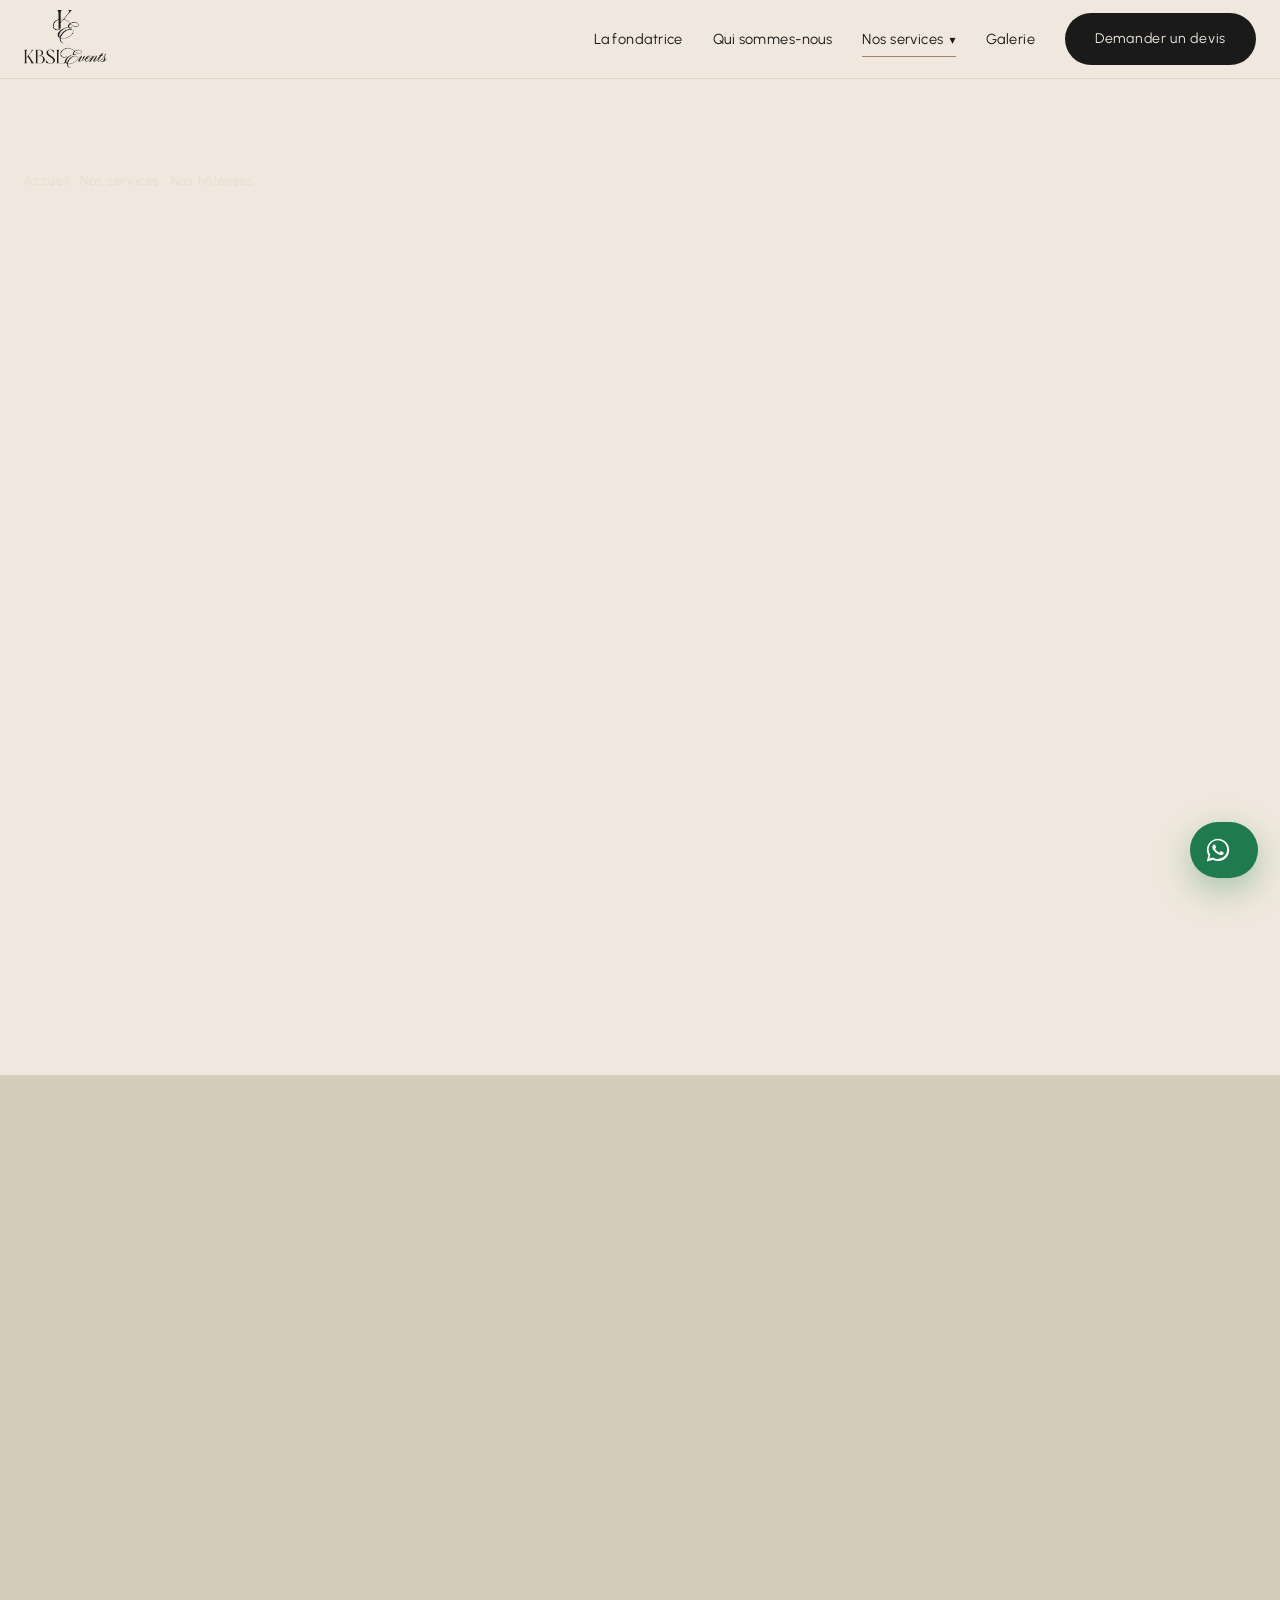
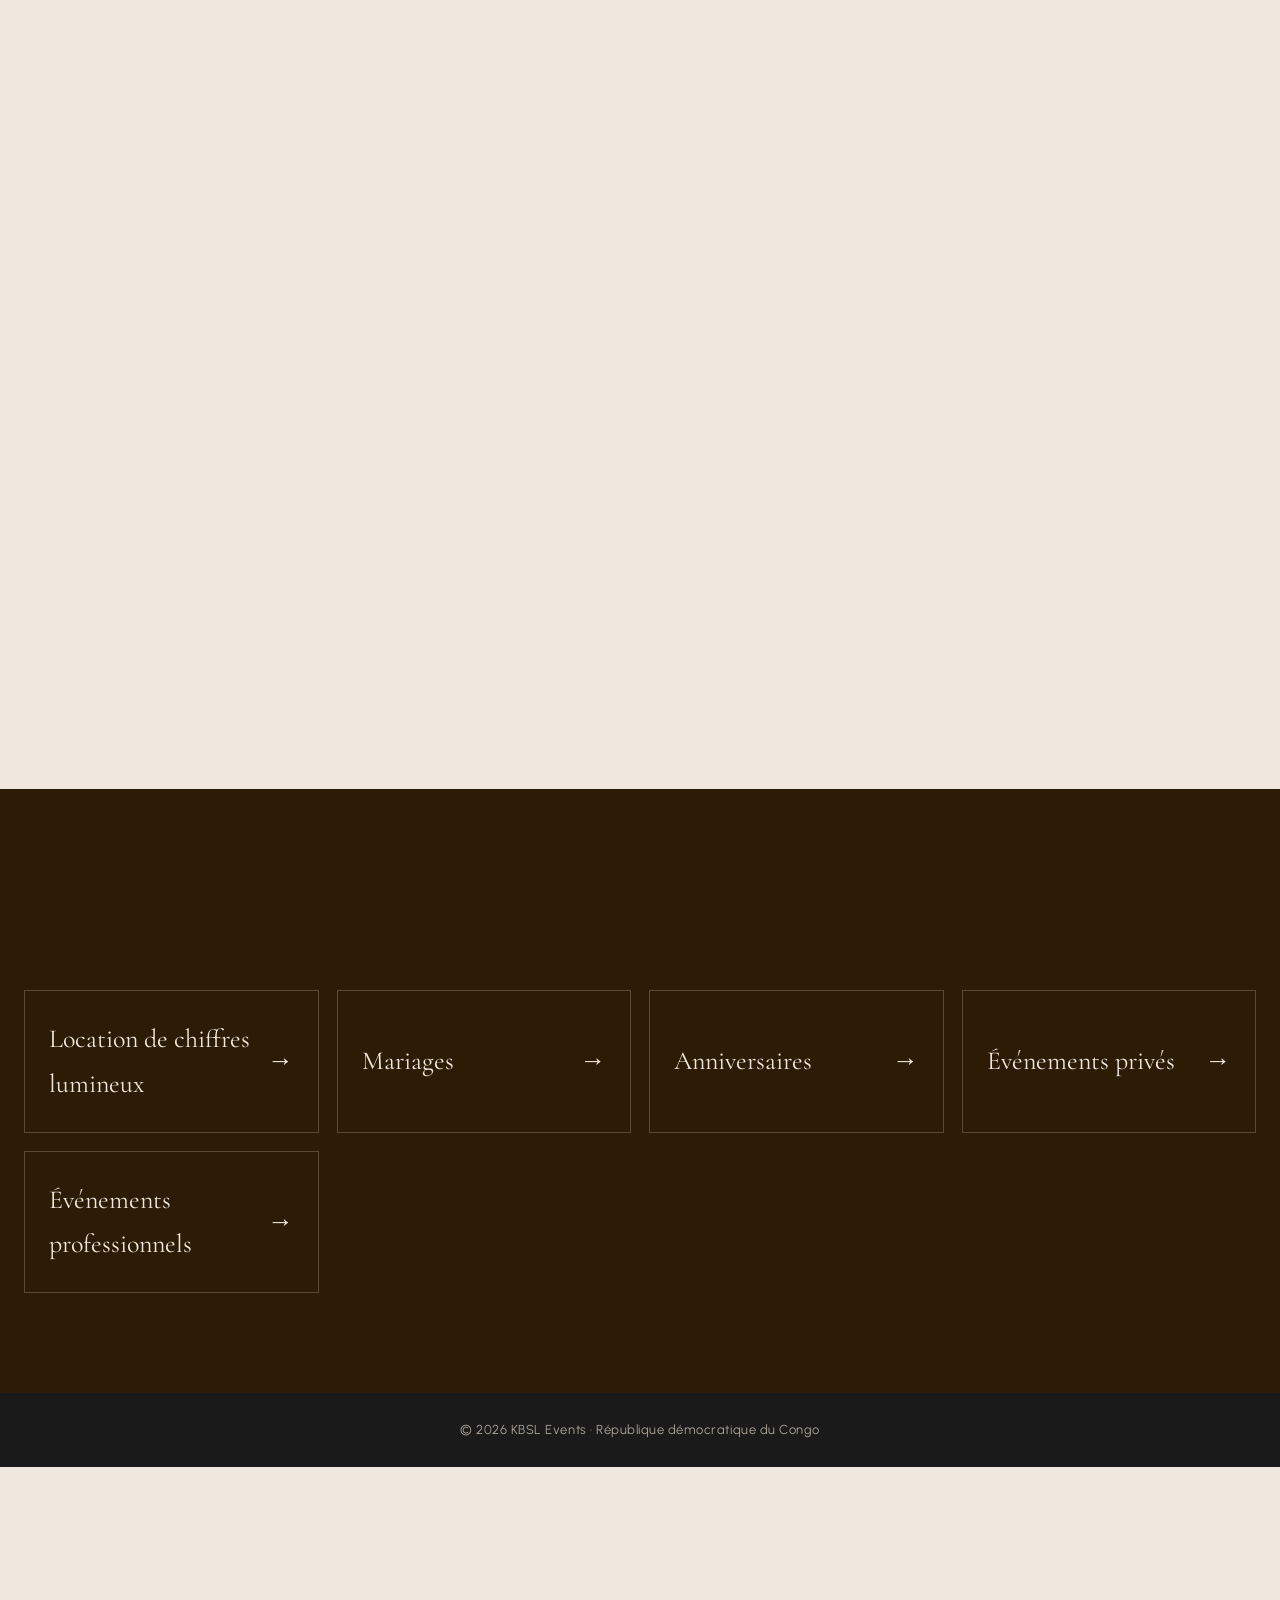
<file: hotesse-evenementielle.html>
<!doctype html><html lang="fr"><head><meta charset="utf-8"><title>KBSL Events</title><meta http-equiv="refresh" content="0; url=nos-hotesses.html"><link rel="canonical" href="nos-hotesses.html"></head><body><a href="nos-hotesses.html">Continuer</a></body></html>
</file>
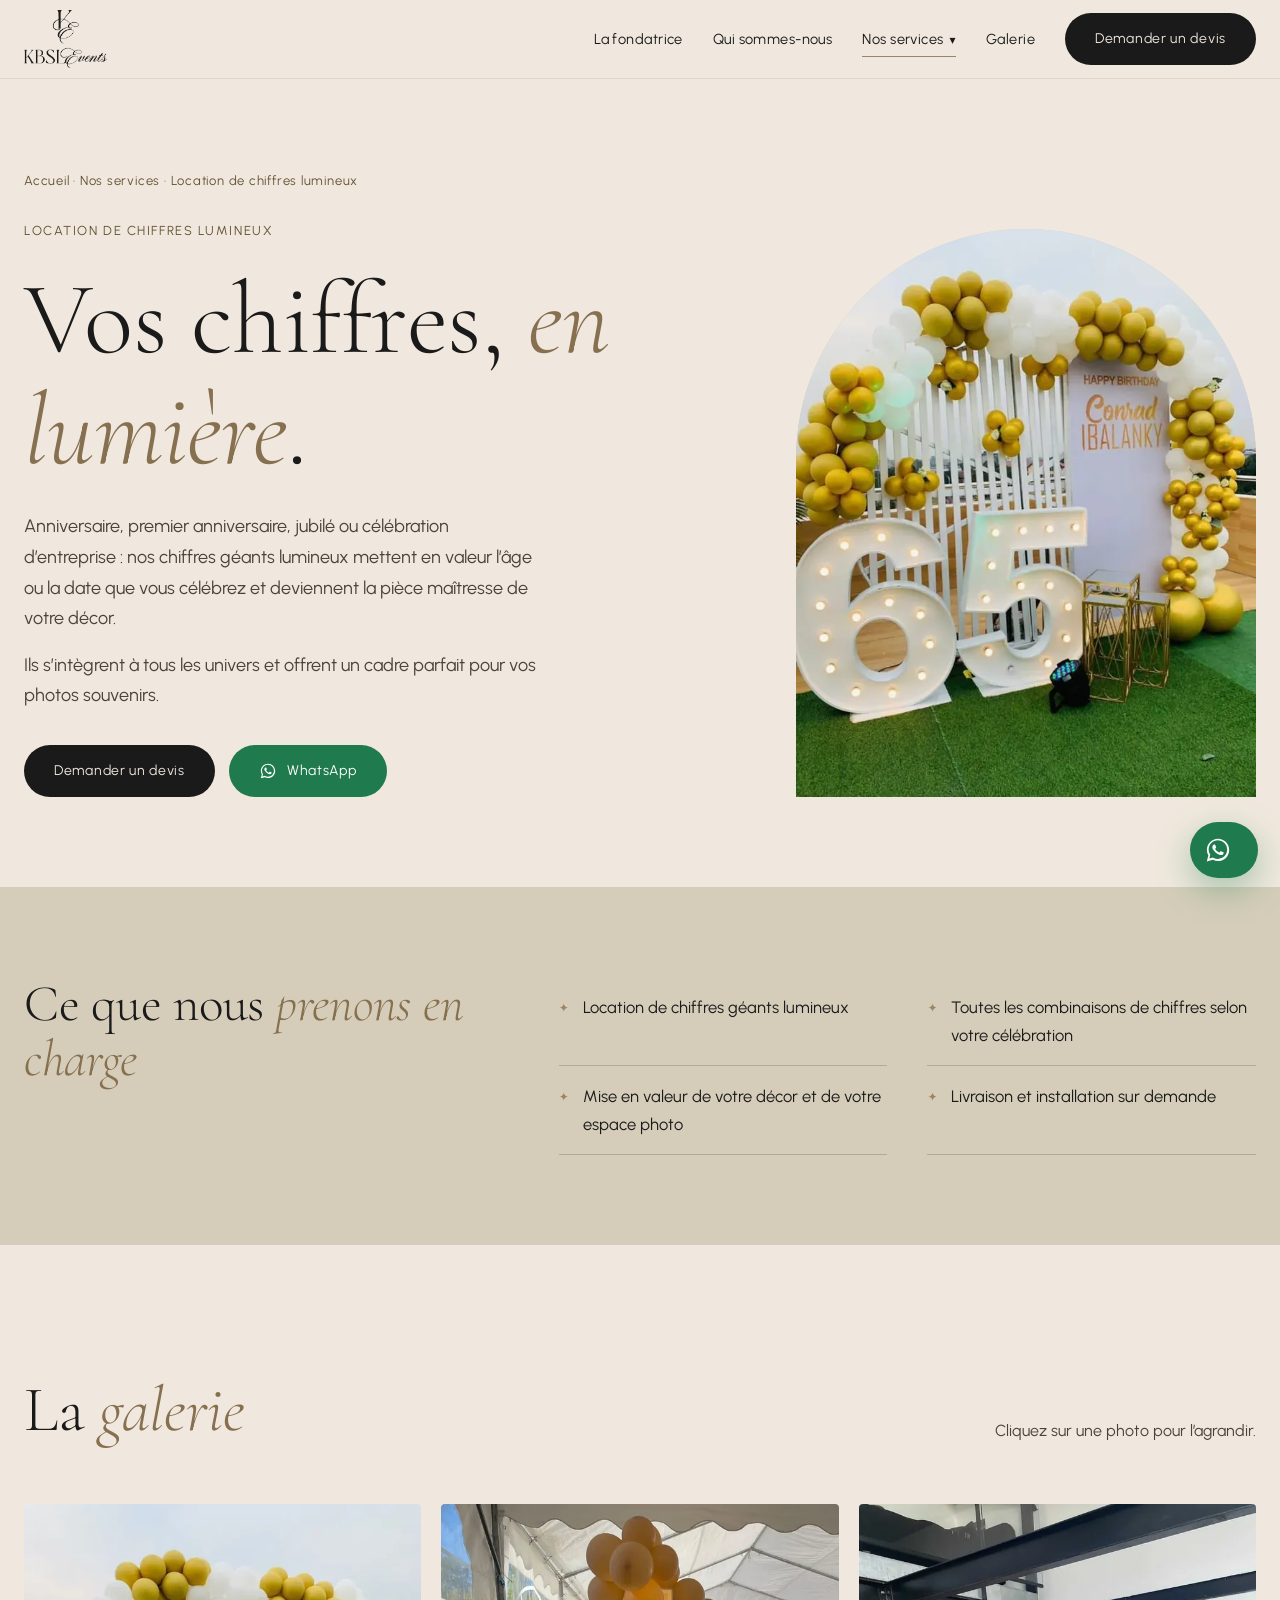
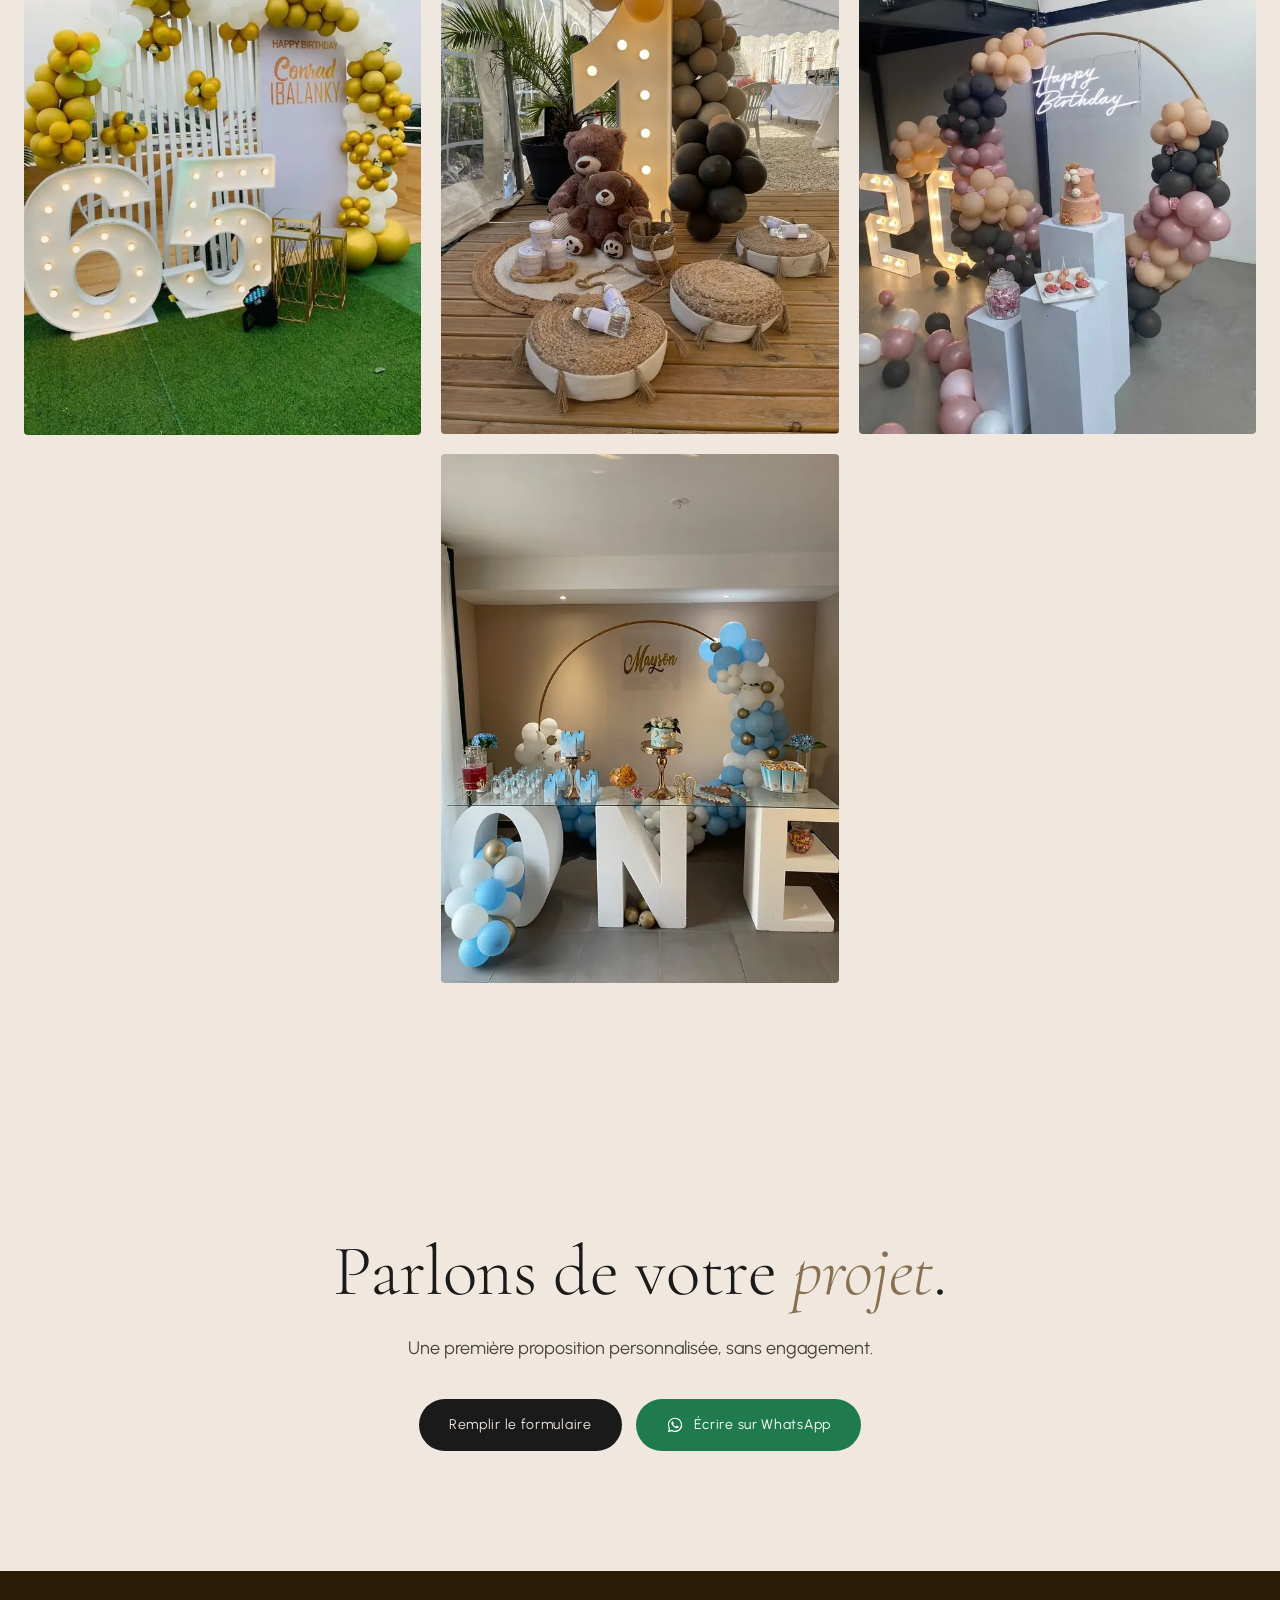
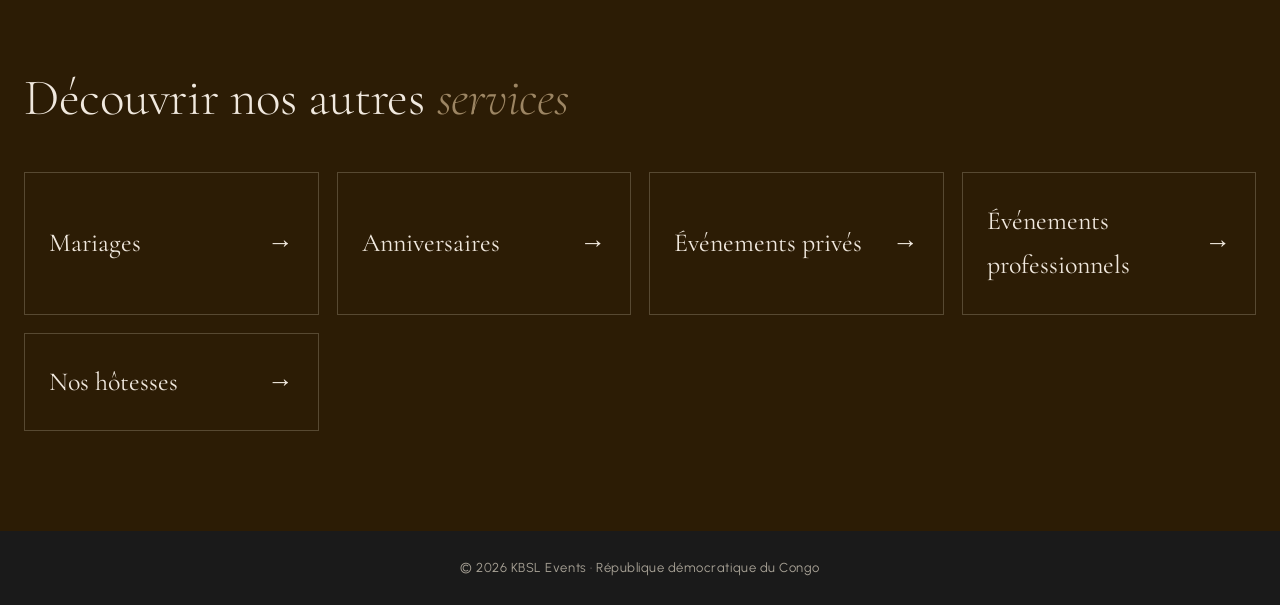
<file: location-materiel.html>
<!doctype html>
<html lang="fr">
<head>
<meta charset="utf-8">
<meta name="viewport" content="width=device-width, initial-scale=1">
<title>Location de chiffres lumineux | KBSL Events</title>
<meta name="description" content="Anniversaire, premier anniversaire, jubilé ou célébration d’entreprise : nos chiffres géants lumineux mettent en valeur l’âge ou la date que vous célébrez et deviennent la pièce maîtresse de votre décor.">
<meta property="og:title" content="Location de chiffres lumineux | KBSL Events">
<meta property="og:description" content="Anniversaire, premier anniversaire, jubilé ou célébration d’entreprise : nos chiffres géants lumineux mettent en valeur l’âge ou la date que vous célébrez et deviennent la pièce maîtresse de votre décor.">
<link rel="canonical" href="https://kbsl-events.vercel.app/location-materiel.html">
<meta property="og:type" content="website">
<meta property="og:url" content="https://kbsl-events.vercel.app/location-materiel.html">
<meta property="og:site_name" content="KBSL Events">
<meta property="og:locale" content="fr_FR">
<meta property="og:image" content="https://kbsl-events.vercel.app/images/og-kbsl.jpg">
<meta property="og:image:width" content="1200">
<meta property="og:image:height" content="630">
<meta name="twitter:card" content="summary_large_image">
<link rel="apple-touch-icon" href="apple-touch-icon.png">
<meta name="theme-color" content="#F0E8DE">
<link rel="icon" href="images/monogram-dark.png">
<link rel="preload" href="fonts/cormorant-garamond-latin-300-normal.woff2" as="font" type="font/woff2" crossorigin>
<link rel="preload" href="fonts/cormorant-garamond-latin-300-italic.woff2" as="font" type="font/woff2" crossorigin>
<link rel="preload" href="fonts/urbanist-latin-400-normal.woff2" as="font" type="font/woff2" crossorigin>
<link rel="preload" as="image" href="images/chiffres-05.jpg">
<link rel="stylesheet" href="style.css">
</head>
<body>
<nav class="nav solid" aria-label="Navigation principale">
  <div class="wrap">
    <a href="index.html" class="brand" aria-label="KBSL Events, accueil"><img src="images/logo-full-dark.png" alt="KBSL Events" width="1423" height="1000"></a>
    <div class="links">
      <a href="index.html#fondatrice">La fondatrice</a>
      <a href="index.html#qui-sommes-nous">Qui sommes-nous</a>
      <div class="drop active">
        <button type="button" aria-haspopup="true">Nos services<span>▾</span></button>
        <div class="drop-menu"><a href="mariage.html">Mariages</a><a href="anniversaire.html">Anniversaires</a><a href="evenement-prive.html">Événements privés</a><a href="evenement-professionnel.html">Événements professionnels</a><a href="nos-hotesses.html">Nos hôtesses</a><a href="location-materiel.html" class="active">Location de chiffres lumineux</a></div>
      </div>
      <a href="index.html#galerie">Galerie</a>
      <a class="btn" href="index.html#contact">Demander un devis</a>
    </div>
    <button class="burger" aria-label="Ouvrir le menu" aria-expanded="false"><i></i><i></i><i></i></button>
  </div>
</nav>
<div class="mobile-menu">
  <a href="index.html">Accueil</a>
  <a href="index.html#fondatrice">Mot de la fondatrice</a>
  <a href="index.html#qui-sommes-nous">Qui sommes-nous</a>
  <p>NOS SERVICES</p>
  <a href="mariage.html">Mariages</a><a href="anniversaire.html">Anniversaires</a><a href="evenement-prive.html">Événements privés</a><a href="evenement-professionnel.html">Événements professionnels</a><a href="nos-hotesses.html">Nos hôtesses</a><a href="location-materiel.html">Location de chiffres lumineux</a>
  <p>LA MAISON</p>
  <a href="index.html#galerie">Galerie</a>
  <a href="index.html#temoignages">Témoignages</a>
  <a href="index.html#contact">Contact</a>
  <a class="btn" href="index.html#contact">Demander un devis</a>
</div>

<header class="page-hero">
  <div class="wrap page-hero-grid">
    <div>
      <p class="crumbs load"><a href="index.html">Accueil</a> · <a href="index.html#services">Nos services</a> · Location de chiffres lumineux</p>
      <p class="eyebrow load" style="--d:1">LOCATION DE CHIFFRES LUMINEUX</p>
      <h1 class="load" style="--d:1">Vos chiffres, <em>en lumière</em>.</h1>
      <div class="leads"><p class="lead load" style="--d:3">Anniversaire, premier anniversaire, jubilé ou célébration d’entreprise : nos chiffres géants lumineux mettent en valeur l’âge ou la date que vous célébrez et deviennent la pièce maîtresse de votre décor.</p><p class="lead load" style="--d:3">Ils s’intègrent à tous les univers et offrent un cadre parfait pour vos photos souvenirs.</p></div>
      <div class="hero-cta load" style="--d:4"><a class="btn" href="index.html?type=location#contact">Demander un devis</a><a class="btn wa" href="https://wa.me/243821496430?text=Bonjour%20KBSL%20Events%2C%20je%20souhaite%20louer%20des%20chiffres%20lumineux%20pour%20un%20%C3%A9v%C3%A9nement.%20Pouvez-vous%20m%27envoyer%20vos%20disponibilit%C3%A9s%20et%20tarifs%20%3F%20Merci%20%21" target="_blank" rel="noopener"><svg viewBox="0 0 32 32" fill="currentColor" aria-hidden="true"><path d="M16.04 3C9 3 3.3 8.7 3.3 15.74c0 2.25.6 4.45 1.72 6.38L3.2 29l7.05-1.78a12.7 12.7 0 0 0 5.79 1.4h.01c7.03 0 12.74-5.7 12.74-12.74C28.79 8.7 23.07 3 16.04 3zm0 23.3h-.01c-1.9 0-3.77-.51-5.4-1.48l-.39-.23-4.18 1.06 1.12-4.08-.25-.42a10.56 10.56 0 0 1-1.62-5.62c0-5.85 4.76-10.6 10.62-10.6a10.6 10.6 0 0 1 10.6 10.62c0 5.85-4.76 10.6-10.5 10.6zm5.81-7.94c-.32-.16-1.89-.93-2.18-1.04-.29-.11-.5-.16-.72.16-.21.32-.82 1.04-1 1.25-.19.21-.37.24-.69.08-.32-.16-1.35-.5-2.57-1.59-.95-.85-1.59-1.9-1.78-2.22-.19-.32-.02-.49.14-.65.14-.14.32-.37.48-.56.16-.19.21-.32.32-.53.11-.21.05-.4-.03-.56-.08-.16-.72-1.73-.98-2.37-.26-.62-.52-.54-.72-.55h-.61c-.21 0-.56.08-.85.4-.29.32-1.11 1.09-1.11 2.65s1.14 3.08 1.3 3.29c.16.21 2.24 3.42 5.43 4.8.76.33 1.35.52 1.81.67.76.24 1.45.21 2 .13.61-.09 1.89-.77 2.15-1.52.27-.75.27-1.39.19-1.52-.08-.13-.29-.21-.61-.37z"/></svg>WhatsApp</a></div>
    </div>
    <div class="arch load" style="--d:2"><picture><source type="image/webp" srcset="images/w/chiffres-05-640.webp 640w, images/w/chiffres-05-1024.webp 808w" sizes="(max-width:600px) 92vw, (max-width:1000px) 46vw, 460px"><img src="images/chiffres-05.jpg" alt="Location de chiffres lumineux KBSL Events" style="object-position:center 25%"></picture></div>
  </div>
</header>

<section class="includes">
  <div class="wrap includes-grid">
    <h2 class="sr">Ce que nous <em>prenons en charge</em></h2>
    <ul class="sr"><li>Location de chiffres géants lumineux</li><li>Toutes les combinaisons de chiffres selon votre célébration</li><li>Mise en valeur de votre décor et de votre espace photo</li><li>Livraison et installation sur demande</li></ul>
  </div>
</section>

<section>
  <div class="wrap">
    <div class="gal-head"><h2 class="sr" style="font-size:clamp(40px,5vw,72px);font-weight:300">La <em>galerie</em></h2><p class="sr">Cliquez sur une photo pour l’agrandir.</p></div>
    <div class="masonry"><figure class="sr-img"><picture><source type="image/webp" srcset="images/w/chiffres-05-640.webp 640w, images/w/chiffres-05-1024.webp 808w" sizes="(max-width:600px) 92vw, (max-width:1000px) 46vw, 460px"><img src="images/chiffres-05.jpg" alt="Location de chiffres lumineux KBSL Events, photo 1" loading="lazy" width="808" height="1080"></picture></figure><figure class="sr-img"><picture><source type="image/webp" srcset="images/w/chiffres-03-640.webp 640w, images/w/chiffres-03-1024.webp 960w" sizes="(max-width:600px) 92vw, (max-width:1000px) 46vw, 460px"><img src="images/chiffres-03.jpg" alt="Location de chiffres lumineux KBSL Events, photo 2" loading="lazy" width="960" height="1280"></picture></figure><figure class="sr-img"><picture><source type="image/webp" srcset="images/w/chiffres-01-640.webp 640w, images/w/chiffres-01-1024.webp 960w" sizes="(max-width:600px) 92vw, (max-width:1000px) 46vw, 460px"><img src="images/chiffres-01.jpg" alt="Location de chiffres lumineux KBSL Events, photo 3" loading="lazy" width="960" height="1280"></picture></figure><figure class="sr-img"><picture><source type="image/webp" srcset="images/w/chiffres-04-640.webp 640w, images/w/chiffres-04-1024.webp 960w" sizes="(max-width:600px) 92vw, (max-width:1000px) 46vw, 460px"><img src="images/chiffres-04.jpg" alt="Location de chiffres lumineux KBSL Events, photo 4" loading="lazy" width="960" height="1280"></picture></figure></div>
  </div>
</section>

<section class="cta-band">
  <div class="wrap">
    <h2 class="sr">Parlons de votre <em>projet</em>.</h2>
    <p class="sr">Une première proposition personnalisée, sans engagement.</p>
    <div class="cta-row sr"><a class="btn" href="index.html?type=location#contact">Remplir le formulaire</a><a class="btn wa" href="https://wa.me/243821496430?text=Bonjour%20KBSL%20Events%2C%20je%20souhaite%20louer%20des%20chiffres%20lumineux%20pour%20un%20%C3%A9v%C3%A9nement.%20Pouvez-vous%20m%27envoyer%20vos%20disponibilit%C3%A9s%20et%20tarifs%20%3F%20Merci%20%21" target="_blank" rel="noopener"><svg viewBox="0 0 32 32" fill="currentColor" aria-hidden="true"><path d="M16.04 3C9 3 3.3 8.7 3.3 15.74c0 2.25.6 4.45 1.72 6.38L3.2 29l7.05-1.78a12.7 12.7 0 0 0 5.79 1.4h.01c7.03 0 12.74-5.7 12.74-12.74C28.79 8.7 23.07 3 16.04 3zm0 23.3h-.01c-1.9 0-3.77-.51-5.4-1.48l-.39-.23-4.18 1.06 1.12-4.08-.25-.42a10.56 10.56 0 0 1-1.62-5.62c0-5.85 4.76-10.6 10.62-10.6a10.6 10.6 0 0 1 10.6 10.62c0 5.85-4.76 10.6-10.5 10.6zm5.81-7.94c-.32-.16-1.89-.93-2.18-1.04-.29-.11-.5-.16-.72.16-.21.32-.82 1.04-1 1.25-.19.21-.37.24-.69.08-.32-.16-1.35-.5-2.57-1.59-.95-.85-1.59-1.9-1.78-2.22-.19-.32-.02-.49.14-.65.14-.14.32-.37.48-.56.16-.19.21-.32.32-.53.11-.21.05-.4-.03-.56-.08-.16-.72-1.73-.98-2.37-.26-.62-.52-.54-.72-.55h-.61c-.21 0-.56.08-.85.4-.29.32-1.11 1.09-1.11 2.65s1.14 3.08 1.3 3.29c.16.21 2.24 3.42 5.43 4.8.76.33 1.35.52 1.81.67.76.24 1.45.21 2 .13.61-.09 1.89-.77 2.15-1.52.27-.75.27-1.39.19-1.52-.08-.13-.29-.21-.61-.37z"/></svg>Écrire sur WhatsApp</a></div>
  </div>
</section>

<section class="next-cats">
  <div class="wrap">
    <h2 class="sr">Découvrir nos autres <em>services</em></h2>
    <div class="next-list"><a href="mariage.html">Mariages<span>→</span></a><a href="anniversaire.html">Anniversaires<span>→</span></a><a href="evenement-prive.html">Événements privés<span>→</span></a><a href="evenement-professionnel.html">Événements professionnels<span>→</span></a><a href="nos-hotesses.html">Nos hôtesses<span>→</span></a></div>
  </div>
</section>
<footer>
  <div class="wrap"><p class="foot-copy">© 2026 KBSL Events · République démocratique du Congo</p></div>
</footer>
<a class="wa-float" href="https://wa.me/243821496430?text=Bonjour%20KBSL%20Events%2C%20je%20souhaite%20louer%20des%20chiffres%20lumineux%20pour%20un%20%C3%A9v%C3%A9nement.%20Pouvez-vous%20m%27envoyer%20vos%20disponibilit%C3%A9s%20et%20tarifs%20%3F%20Merci%20%21" target="_blank" rel="noopener" aria-label="Nous écrire sur WhatsApp"><svg viewBox="0 0 32 32" fill="currentColor" aria-hidden="true"><path d="M16.04 3C9 3 3.3 8.7 3.3 15.74c0 2.25.6 4.45 1.72 6.38L3.2 29l7.05-1.78a12.7 12.7 0 0 0 5.79 1.4h.01c7.03 0 12.74-5.7 12.74-12.74C28.79 8.7 23.07 3 16.04 3zm0 23.3h-.01c-1.9 0-3.77-.51-5.4-1.48l-.39-.23-4.18 1.06 1.12-4.08-.25-.42a10.56 10.56 0 0 1-1.62-5.62c0-5.85 4.76-10.6 10.62-10.6a10.6 10.6 0 0 1 10.6 10.62c0 5.85-4.76 10.6-10.5 10.6zm5.81-7.94c-.32-.16-1.89-.93-2.18-1.04-.29-.11-.5-.16-.72.16-.21.32-.82 1.04-1 1.25-.19.21-.37.24-.69.08-.32-.16-1.35-.5-2.57-1.59-.95-.85-1.59-1.9-1.78-2.22-.19-.32-.02-.49.14-.65.14-.14.32-.37.48-.56.16-.19.21-.32.32-.53.11-.21.05-.4-.03-.56-.08-.16-.72-1.73-.98-2.37-.26-.62-.52-.54-.72-.55h-.61c-.21 0-.56.08-.85.4-.29.32-1.11 1.09-1.11 2.65s1.14 3.08 1.3 3.29c.16.21 2.24 3.42 5.43 4.8.76.33 1.35.52 1.81.67.76.24 1.45.21 2 .13.61-.09 1.89-.77 2.15-1.52.27-.75.27-1.39.19-1.52-.08-.13-.29-.21-.61-.37z"/></svg><span>Écrivez-nous sur WhatsApp</span></a>
<script src="main.js"></script>
</body>
</html>
</file>
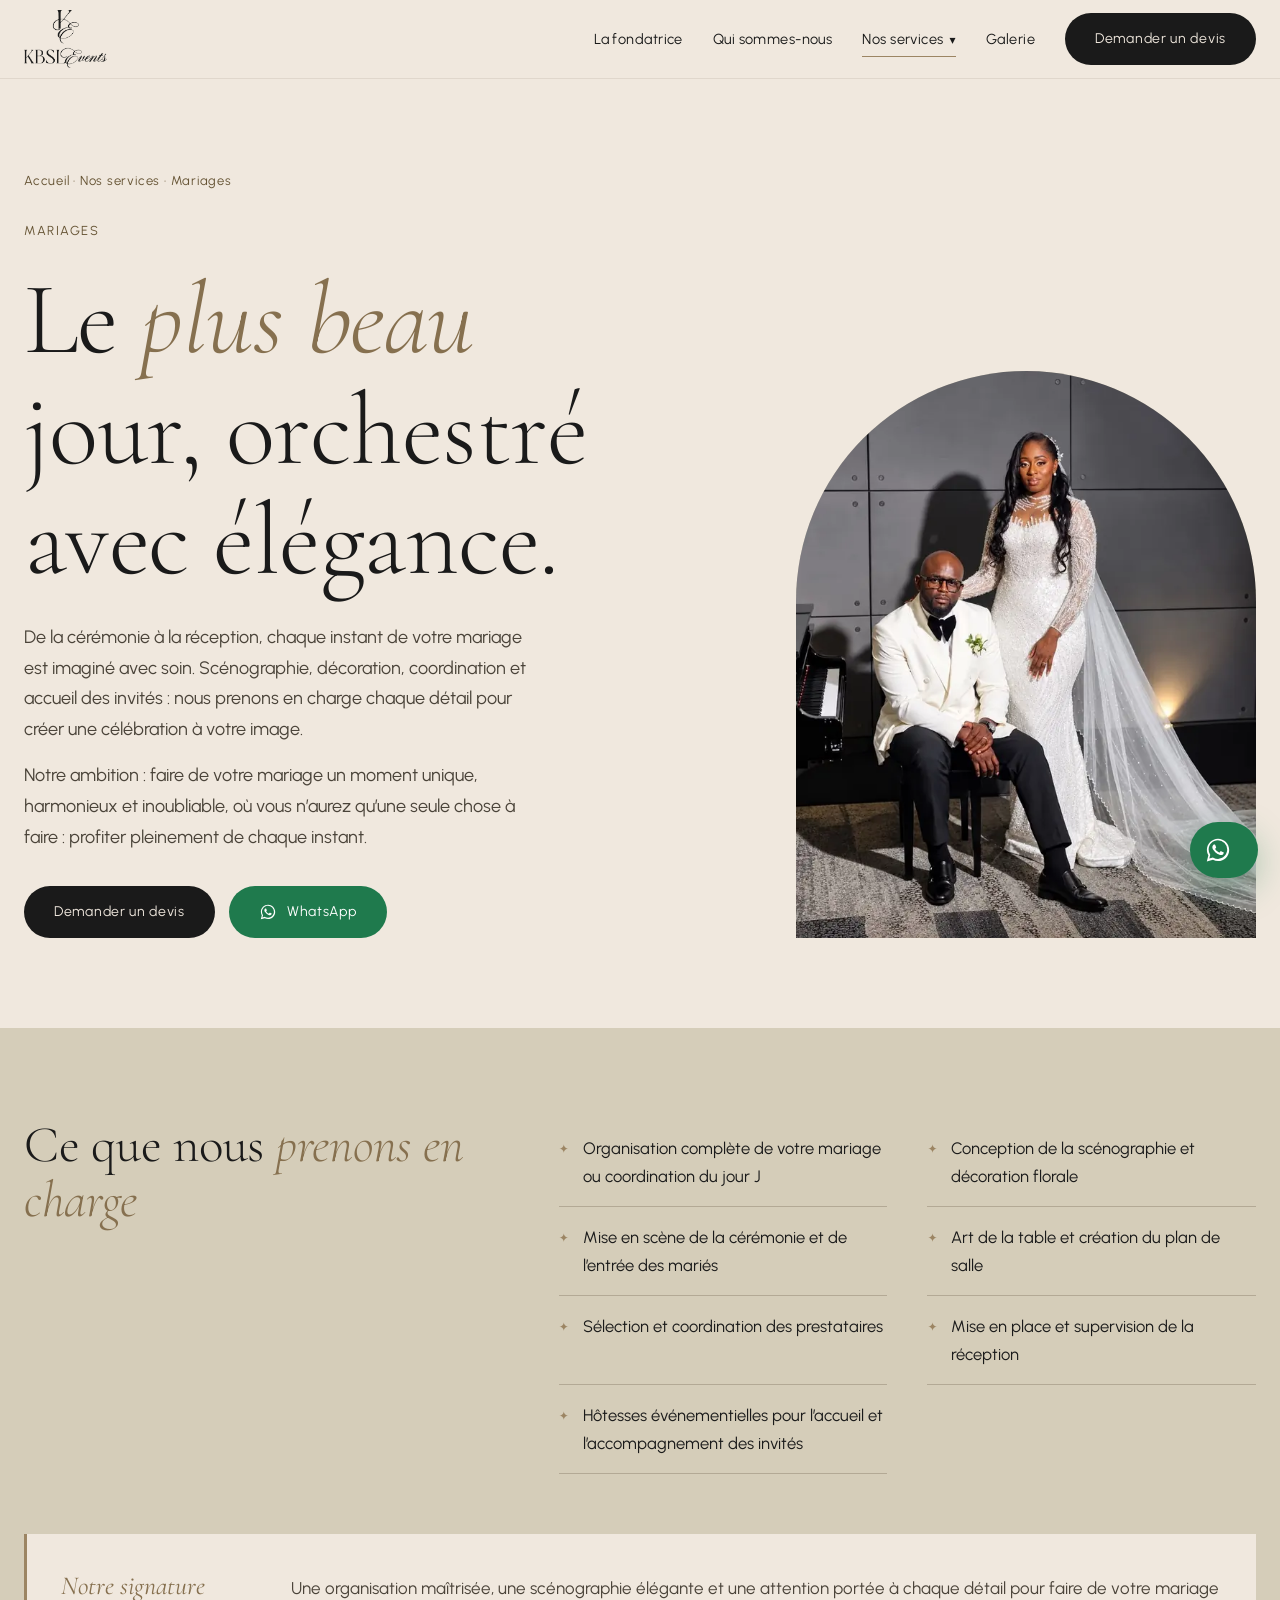
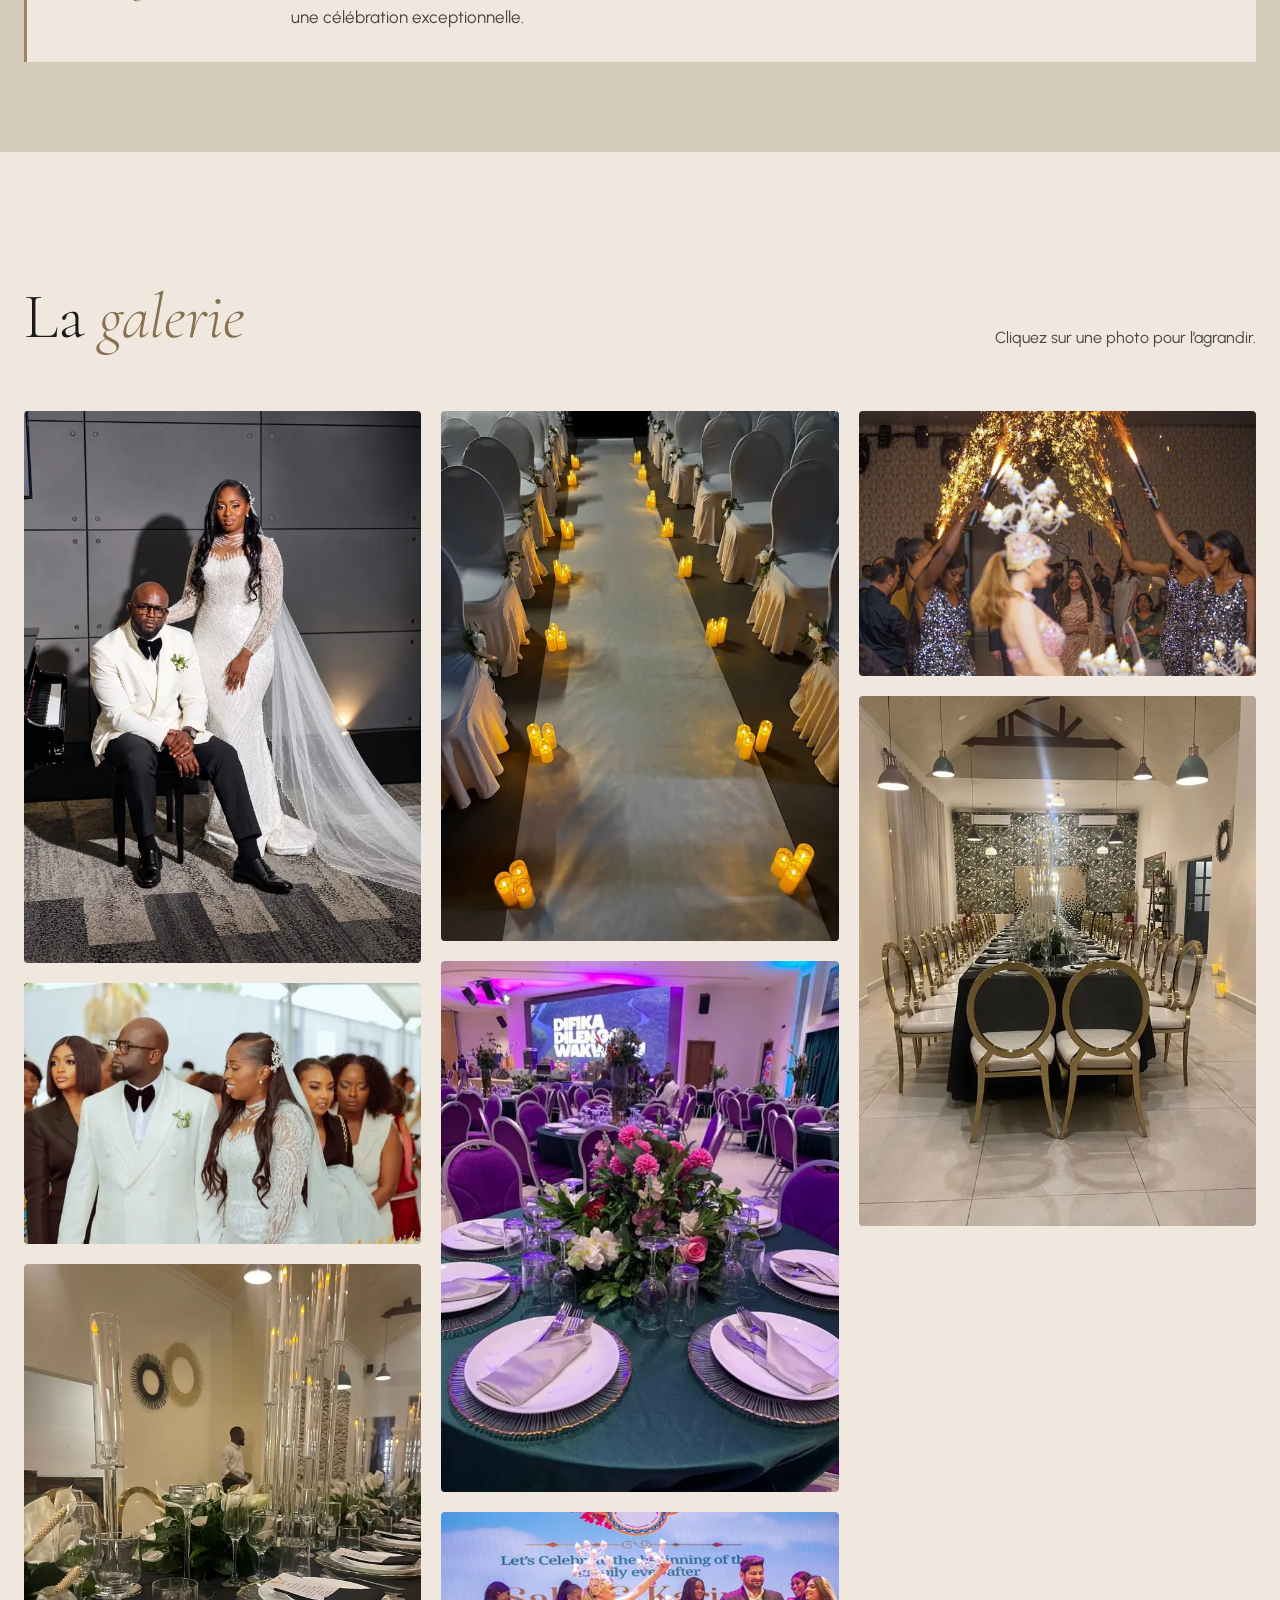
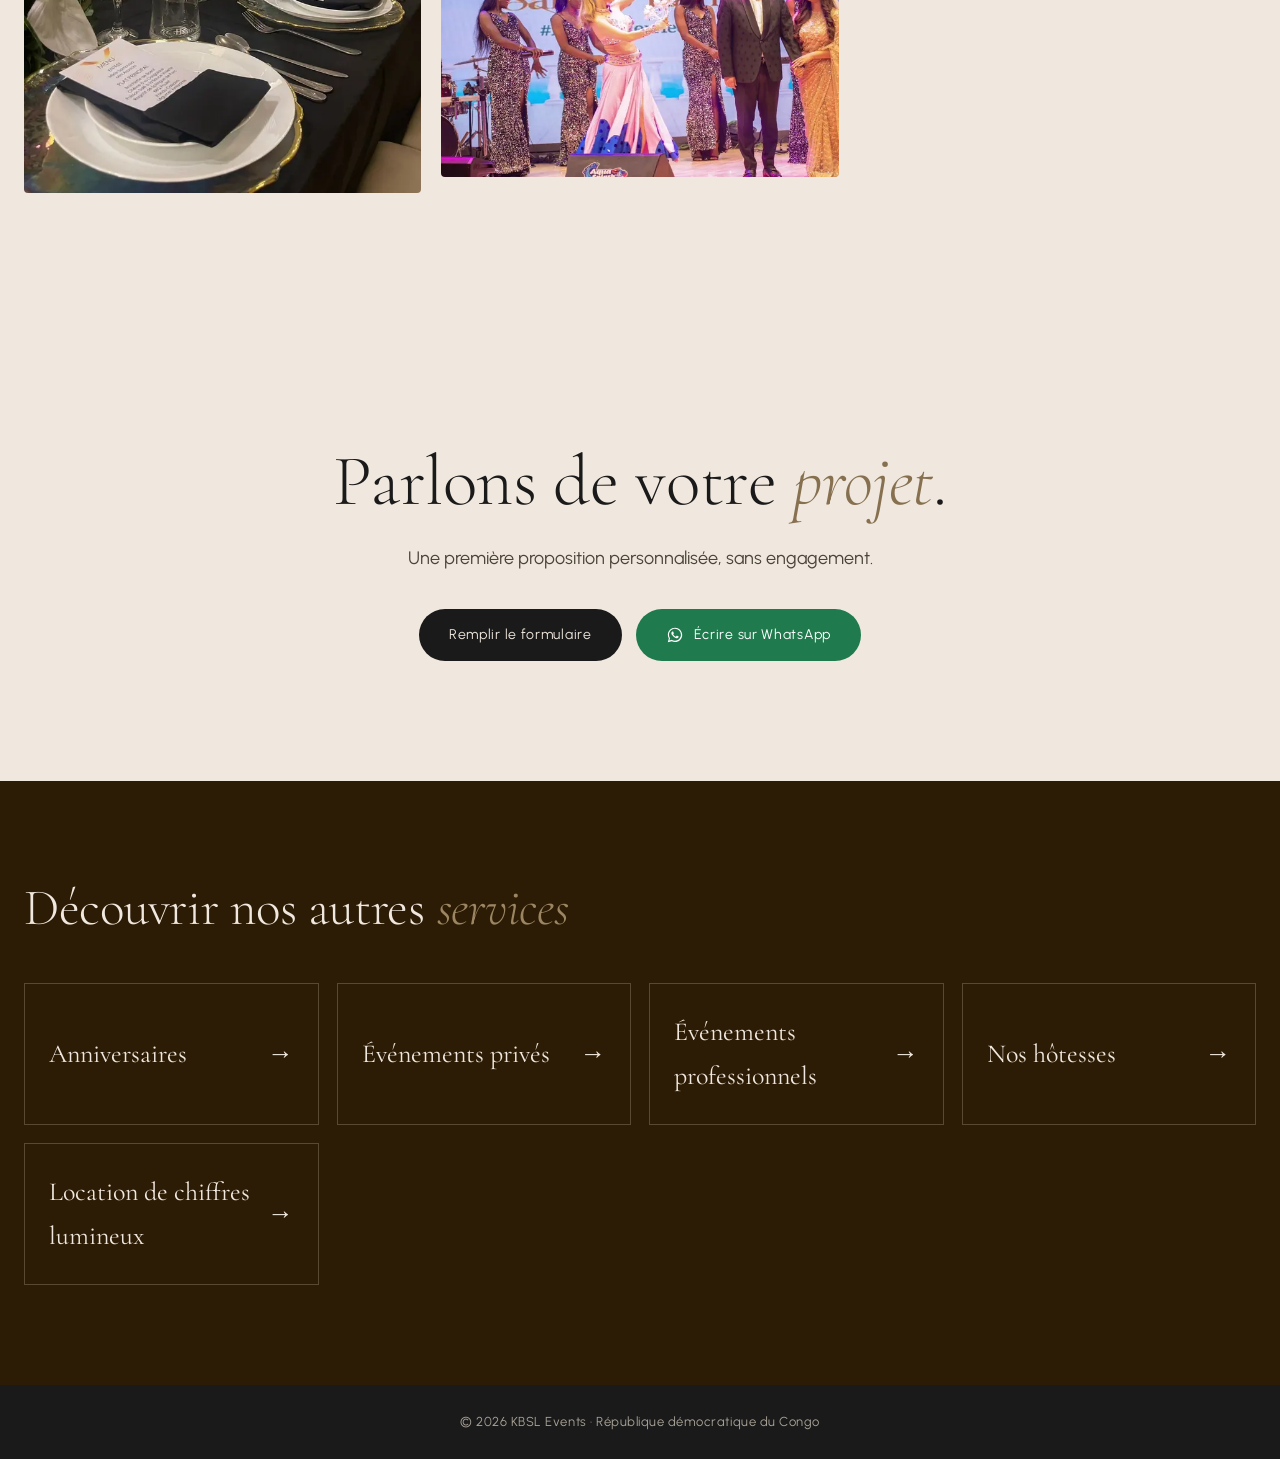
<file: mariage.html>
<!doctype html>
<html lang="fr">
<head>
<meta charset="utf-8">
<meta name="viewport" content="width=device-width, initial-scale=1">
<title>Mariages | KBSL Events</title>
<meta name="description" content="De la cérémonie à la réception, chaque instant de votre mariage est imaginé avec soin. Scénographie, décoration, coordination et accueil des invités : nous prenons en charge chaque détail pour créer une célébration à votre image.">
<meta property="og:title" content="Mariages | KBSL Events">
<meta property="og:description" content="De la cérémonie à la réception, chaque instant de votre mariage est imaginé avec soin. Scénographie, décoration, coordination et accueil des invités : nous prenons en charge chaque détail pour créer une célébration à votre image.">
<link rel="canonical" href="https://kbsl-events.vercel.app/mariage.html">
<meta property="og:type" content="website">
<meta property="og:url" content="https://kbsl-events.vercel.app/mariage.html">
<meta property="og:site_name" content="KBSL Events">
<meta property="og:locale" content="fr_FR">
<meta property="og:image" content="https://kbsl-events.vercel.app/images/og-kbsl.jpg">
<meta property="og:image:width" content="1200">
<meta property="og:image:height" content="630">
<meta name="twitter:card" content="summary_large_image">
<link rel="apple-touch-icon" href="apple-touch-icon.png">
<meta name="theme-color" content="#F0E8DE">
<link rel="icon" href="images/monogram-dark.png">
<link rel="preload" href="fonts/cormorant-garamond-latin-300-normal.woff2" as="font" type="font/woff2" crossorigin>
<link rel="preload" href="fonts/cormorant-garamond-latin-300-italic.woff2" as="font" type="font/woff2" crossorigin>
<link rel="preload" href="fonts/urbanist-latin-400-normal.woff2" as="font" type="font/woff2" crossorigin>
<link rel="preload" as="image" href="images/planner-02.jpg">
<link rel="stylesheet" href="style.css">
</head>
<body>
<nav class="nav solid" aria-label="Navigation principale">
  <div class="wrap">
    <a href="index.html" class="brand" aria-label="KBSL Events, accueil"><img src="images/logo-full-dark.png" alt="KBSL Events" width="1423" height="1000"></a>
    <div class="links">
      <a href="index.html#fondatrice">La fondatrice</a>
      <a href="index.html#qui-sommes-nous">Qui sommes-nous</a>
      <div class="drop active">
        <button type="button" aria-haspopup="true">Nos services<span>▾</span></button>
        <div class="drop-menu"><a href="mariage.html" class="active">Mariages</a><a href="anniversaire.html">Anniversaires</a><a href="evenement-prive.html">Événements privés</a><a href="evenement-professionnel.html">Événements professionnels</a><a href="nos-hotesses.html">Nos hôtesses</a><a href="location-materiel.html">Location de chiffres lumineux</a></div>
      </div>
      <a href="index.html#galerie">Galerie</a>
      <a class="btn" href="index.html#contact">Demander un devis</a>
    </div>
    <button class="burger" aria-label="Ouvrir le menu" aria-expanded="false"><i></i><i></i><i></i></button>
  </div>
</nav>
<div class="mobile-menu">
  <a href="index.html">Accueil</a>
  <a href="index.html#fondatrice">Mot de la fondatrice</a>
  <a href="index.html#qui-sommes-nous">Qui sommes-nous</a>
  <p>NOS SERVICES</p>
  <a href="mariage.html">Mariages</a><a href="anniversaire.html">Anniversaires</a><a href="evenement-prive.html">Événements privés</a><a href="evenement-professionnel.html">Événements professionnels</a><a href="nos-hotesses.html">Nos hôtesses</a><a href="location-materiel.html">Location de chiffres lumineux</a>
  <p>LA MAISON</p>
  <a href="index.html#galerie">Galerie</a>
  <a href="index.html#temoignages">Témoignages</a>
  <a href="index.html#contact">Contact</a>
  <a class="btn" href="index.html#contact">Demander un devis</a>
</div>

<header class="page-hero">
  <div class="wrap page-hero-grid">
    <div>
      <p class="crumbs load"><a href="index.html">Accueil</a> · <a href="index.html#services">Nos services</a> · Mariages</p>
      <p class="eyebrow load" style="--d:1">MARIAGES</p>
      <h1 class="load" style="--d:1">Le <em>plus beau</em> jour, orchestré avec élégance.</h1>
      <div class="leads"><p class="lead load" style="--d:3">De la cérémonie à la réception, chaque instant de votre mariage est imaginé avec soin. Scénographie, décoration, coordination et accueil des invités : nous prenons en charge chaque détail pour créer une célébration à votre image.</p><p class="lead load" style="--d:3">Notre ambition : faire de votre mariage un moment unique, harmonieux et inoubliable, où vous n’aurez qu’une seule chose à faire : profiter pleinement de chaque instant.</p></div>
      <div class="hero-cta load" style="--d:4"><a class="btn" href="index.html?type=mariage#contact">Demander un devis</a><a class="btn wa" href="https://wa.me/243821496430?text=Bonjour%20KBSL%20Events%2C%20je%20pr%C3%A9pare%20mon%20mariage%20et%20j%27aimerais%20recevoir%20des%20informations%20sur%20votre%20accompagnement.%20Merci%20%21" target="_blank" rel="noopener"><svg viewBox="0 0 32 32" fill="currentColor" aria-hidden="true"><path d="M16.04 3C9 3 3.3 8.7 3.3 15.74c0 2.25.6 4.45 1.72 6.38L3.2 29l7.05-1.78a12.7 12.7 0 0 0 5.79 1.4h.01c7.03 0 12.74-5.7 12.74-12.74C28.79 8.7 23.07 3 16.04 3zm0 23.3h-.01c-1.9 0-3.77-.51-5.4-1.48l-.39-.23-4.18 1.06 1.12-4.08-.25-.42a10.56 10.56 0 0 1-1.62-5.62c0-5.85 4.76-10.6 10.62-10.6a10.6 10.6 0 0 1 10.6 10.62c0 5.85-4.76 10.6-10.5 10.6zm5.81-7.94c-.32-.16-1.89-.93-2.18-1.04-.29-.11-.5-.16-.72.16-.21.32-.82 1.04-1 1.25-.19.21-.37.24-.69.08-.32-.16-1.35-.5-2.57-1.59-.95-.85-1.59-1.9-1.78-2.22-.19-.32-.02-.49.14-.65.14-.14.32-.37.48-.56.16-.19.21-.32.32-.53.11-.21.05-.4-.03-.56-.08-.16-.72-1.73-.98-2.37-.26-.62-.52-.54-.72-.55h-.61c-.21 0-.56.08-.85.4-.29.32-1.11 1.09-1.11 2.65s1.14 3.08 1.3 3.29c.16.21 2.24 3.42 5.43 4.8.76.33 1.35.52 1.81.67.76.24 1.45.21 2 .13.61-.09 1.89-.77 2.15-1.52.27-.75.27-1.39.19-1.52-.08-.13-.29-.21-.61-.37z"/></svg>WhatsApp</a></div>
    </div>
    <div class="arch load" style="--d:2"><picture><source type="image/webp" srcset="images/w/planner-02-640.webp 640w, images/w/planner-02-1024.webp 921w" sizes="(max-width:600px) 92vw, (max-width:1000px) 46vw, 460px"><img src="images/planner-02.jpg" alt="Mariages KBSL Events" style="object-position:center 25%"></picture></div>
  </div>
</header>

<section class="includes">
  <div class="wrap includes-grid">
    <h2 class="sr">Ce que nous <em>prenons en charge</em></h2>
    <ul class="sr"><li>Organisation complète de votre mariage ou coordination du jour J</li><li>Conception de la scénographie et décoration florale</li><li>Mise en scène de la cérémonie et de l’entrée des mariés</li><li>Art de la table et création du plan de salle</li><li>Sélection et coordination des prestataires</li><li>Mise en place et supervision de la réception</li><li>Hôtesses événementielles pour l’accueil et l’accompagnement des invités</li></ul>
  </div>
  <div class="wrap"><div class="note sr"><span>Notre signature</span><p>Une organisation maîtrisée, une scénographie élégante et une attention portée à chaque détail pour faire de votre mariage une célébration exceptionnelle.</p></div></div>
</section>

<section>
  <div class="wrap">
    <div class="gal-head"><h2 class="sr" style="font-size:clamp(40px,5vw,72px);font-weight:300">La <em>galerie</em></h2><p class="sr">Cliquez sur une photo pour l’agrandir.</p></div>
    <div class="masonry"><figure class="sr-img"><picture><source type="image/webp" srcset="images/w/planner-02-640.webp 640w, images/w/planner-02-1024.webp 921w" sizes="(max-width:600px) 92vw, (max-width:1000px) 46vw, 460px"><img src="images/planner-02.jpg" alt="Mariages KBSL Events, photo 1" loading="lazy" width="921" height="1280"></picture></figure><figure class="sr-img"><picture><source type="image/webp" srcset="images/w/planner-01-640.webp 640w, images/w/planner-01-1024.webp 944w" sizes="(max-width:600px) 92vw, (max-width:1000px) 46vw, 460px"><img src="images/planner-01.jpg" alt="Mariages KBSL Events, photo 2" loading="lazy" width="944" height="620"></picture></figure><figure class="sr-img"><picture><source type="image/webp" srcset="images/w/mariage-17-640.webp 640w, images/w/mariage-17-1024.webp 960w" sizes="(max-width:600px) 92vw, (max-width:1000px) 46vw, 460px"><img src="images/mariage-17.jpg" alt="Mariages KBSL Events, photo 3" loading="lazy" width="960" height="1280"></picture></figure><figure class="sr-img"><picture><source type="image/webp" srcset="images/w/allee-bougies-640.webp 640w, images/w/allee-bougies-1024.webp 960w" sizes="(max-width:600px) 92vw, (max-width:1000px) 46vw, 460px"><img src="images/allee-bougies.jpeg" alt="Mariages KBSL Events, photo 4" loading="lazy" width="960" height="1280"></picture></figure><figure class="sr-img"><picture><source type="image/webp" srcset="images/w/mariage-01-640.webp 640w, images/w/mariage-01-1024.webp 808w" sizes="(max-width:600px) 92vw, (max-width:1000px) 46vw, 460px"><img src="images/mariage-01.jpg" alt="Mariages KBSL Events, photo 5" loading="lazy" width="808" height="1080"></picture></figure><figure class="sr-img"><picture><source type="image/webp" srcset="images/w/mariage-06-640.webp 640w, images/w/mariage-06-1024.webp 1024w, images/w/mariage-06-1600.webp 1280w" sizes="(max-width:600px) 92vw, (max-width:1000px) 46vw, 460px"><img src="images/mariage-06.jpg" alt="Mariages KBSL Events, photo 6" loading="lazy" width="1280" height="854"></picture></figure><figure class="sr-img"><picture><source type="image/webp" srcset="images/w/mariage-08-640.webp 640w, images/w/mariage-08-1024.webp 1024w, images/w/mariage-08-1600.webp 1280w" sizes="(max-width:600px) 92vw, (max-width:1000px) 46vw, 460px"><img src="images/mariage-08.jpg" alt="Mariages KBSL Events, photo 7" loading="lazy" width="1280" height="854"></picture></figure><figure class="sr-img"><picture><source type="image/webp" srcset="images/w/mariage-18-640.webp 640w, images/w/mariage-18-1024.webp 960w" sizes="(max-width:600px) 92vw, (max-width:1000px) 46vw, 460px"><img src="images/mariage-18.jpg" alt="Mariages KBSL Events, photo 8" loading="lazy" width="960" height="1280"></picture></figure></div>
  </div>
</section>

<section class="cta-band">
  <div class="wrap">
    <h2 class="sr">Parlons de votre <em>projet</em>.</h2>
    <p class="sr">Une première proposition personnalisée, sans engagement.</p>
    <div class="cta-row sr"><a class="btn" href="index.html?type=mariage#contact">Remplir le formulaire</a><a class="btn wa" href="https://wa.me/243821496430?text=Bonjour%20KBSL%20Events%2C%20je%20pr%C3%A9pare%20mon%20mariage%20et%20j%27aimerais%20recevoir%20des%20informations%20sur%20votre%20accompagnement.%20Merci%20%21" target="_blank" rel="noopener"><svg viewBox="0 0 32 32" fill="currentColor" aria-hidden="true"><path d="M16.04 3C9 3 3.3 8.7 3.3 15.74c0 2.25.6 4.45 1.72 6.38L3.2 29l7.05-1.78a12.7 12.7 0 0 0 5.79 1.4h.01c7.03 0 12.74-5.7 12.74-12.74C28.79 8.7 23.07 3 16.04 3zm0 23.3h-.01c-1.9 0-3.77-.51-5.4-1.48l-.39-.23-4.18 1.06 1.12-4.08-.25-.42a10.56 10.56 0 0 1-1.62-5.62c0-5.85 4.76-10.6 10.62-10.6a10.6 10.6 0 0 1 10.6 10.62c0 5.85-4.76 10.6-10.5 10.6zm5.81-7.94c-.32-.16-1.89-.93-2.18-1.04-.29-.11-.5-.16-.72.16-.21.32-.82 1.04-1 1.25-.19.21-.37.24-.69.08-.32-.16-1.35-.5-2.57-1.59-.95-.85-1.59-1.9-1.78-2.22-.19-.32-.02-.49.14-.65.14-.14.32-.37.48-.56.16-.19.21-.32.32-.53.11-.21.05-.4-.03-.56-.08-.16-.72-1.73-.98-2.37-.26-.62-.52-.54-.72-.55h-.61c-.21 0-.56.08-.85.4-.29.32-1.11 1.09-1.11 2.65s1.14 3.08 1.3 3.29c.16.21 2.24 3.42 5.43 4.8.76.33 1.35.52 1.81.67.76.24 1.45.21 2 .13.61-.09 1.89-.77 2.15-1.52.27-.75.27-1.39.19-1.52-.08-.13-.29-.21-.61-.37z"/></svg>Écrire sur WhatsApp</a></div>
  </div>
</section>

<section class="next-cats">
  <div class="wrap">
    <h2 class="sr">Découvrir nos autres <em>services</em></h2>
    <div class="next-list"><a href="anniversaire.html">Anniversaires<span>→</span></a><a href="evenement-prive.html">Événements privés<span>→</span></a><a href="evenement-professionnel.html">Événements professionnels<span>→</span></a><a href="nos-hotesses.html">Nos hôtesses<span>→</span></a><a href="location-materiel.html">Location de chiffres lumineux<span>→</span></a></div>
  </div>
</section>
<footer>
  <div class="wrap"><p class="foot-copy">© 2026 KBSL Events · République démocratique du Congo</p></div>
</footer>
<a class="wa-float" href="https://wa.me/243821496430?text=Bonjour%20KBSL%20Events%2C%20je%20pr%C3%A9pare%20mon%20mariage%20et%20j%27aimerais%20recevoir%20des%20informations%20sur%20votre%20accompagnement.%20Merci%20%21" target="_blank" rel="noopener" aria-label="Nous écrire sur WhatsApp"><svg viewBox="0 0 32 32" fill="currentColor" aria-hidden="true"><path d="M16.04 3C9 3 3.3 8.7 3.3 15.74c0 2.25.6 4.45 1.72 6.38L3.2 29l7.05-1.78a12.7 12.7 0 0 0 5.79 1.4h.01c7.03 0 12.74-5.7 12.74-12.74C28.79 8.7 23.07 3 16.04 3zm0 23.3h-.01c-1.9 0-3.77-.51-5.4-1.48l-.39-.23-4.18 1.06 1.12-4.08-.25-.42a10.56 10.56 0 0 1-1.62-5.62c0-5.85 4.76-10.6 10.62-10.6a10.6 10.6 0 0 1 10.6 10.62c0 5.85-4.76 10.6-10.5 10.6zm5.81-7.94c-.32-.16-1.89-.93-2.18-1.04-.29-.11-.5-.16-.72.16-.21.32-.82 1.04-1 1.25-.19.21-.37.24-.69.08-.32-.16-1.35-.5-2.57-1.59-.95-.85-1.59-1.9-1.78-2.22-.19-.32-.02-.49.14-.65.14-.14.32-.37.48-.56.16-.19.21-.32.32-.53.11-.21.05-.4-.03-.56-.08-.16-.72-1.73-.98-2.37-.26-.62-.52-.54-.72-.55h-.61c-.21 0-.56.08-.85.4-.29.32-1.11 1.09-1.11 2.65s1.14 3.08 1.3 3.29c.16.21 2.24 3.42 5.43 4.8.76.33 1.35.52 1.81.67.76.24 1.45.21 2 .13.61-.09 1.89-.77 2.15-1.52.27-.75.27-1.39.19-1.52-.08-.13-.29-.21-.61-.37z"/></svg><span>Écrivez-nous sur WhatsApp</span></a>
<script src="main.js"></script>
</body>
</html>
</file>
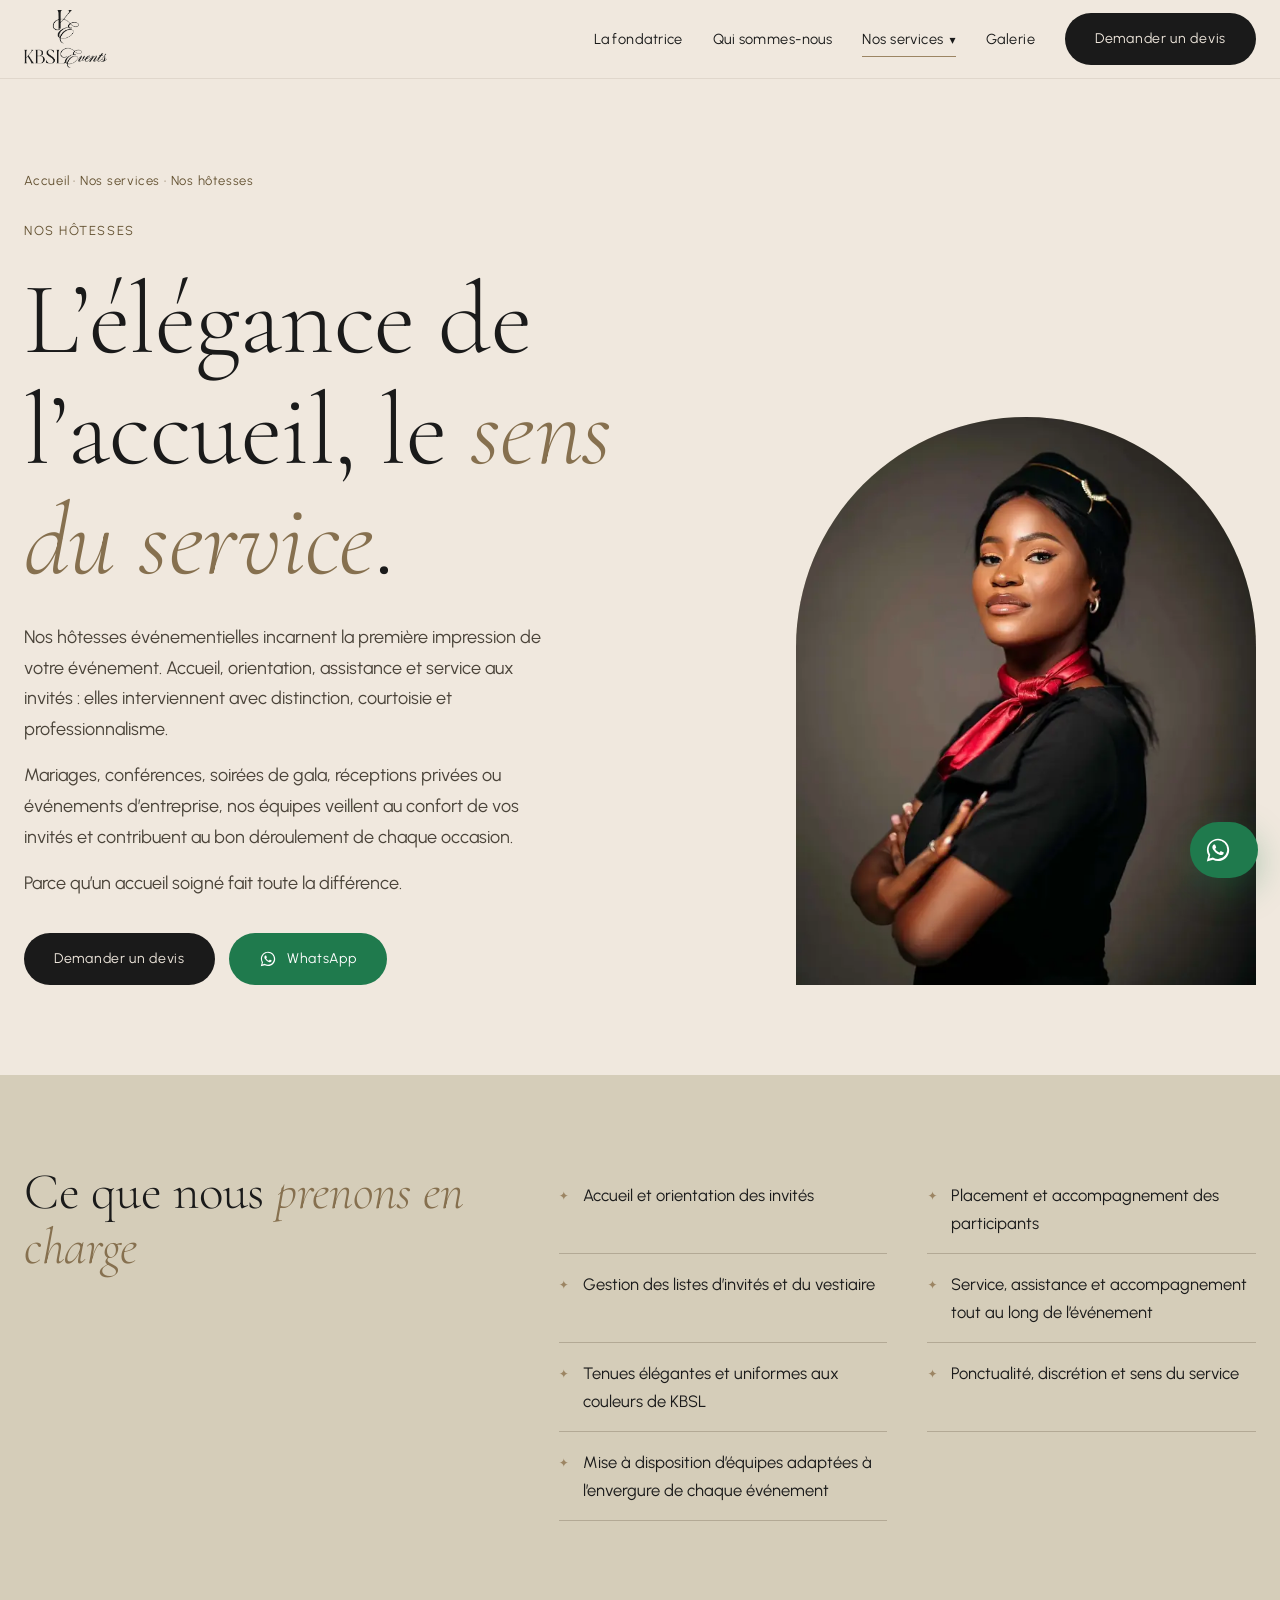
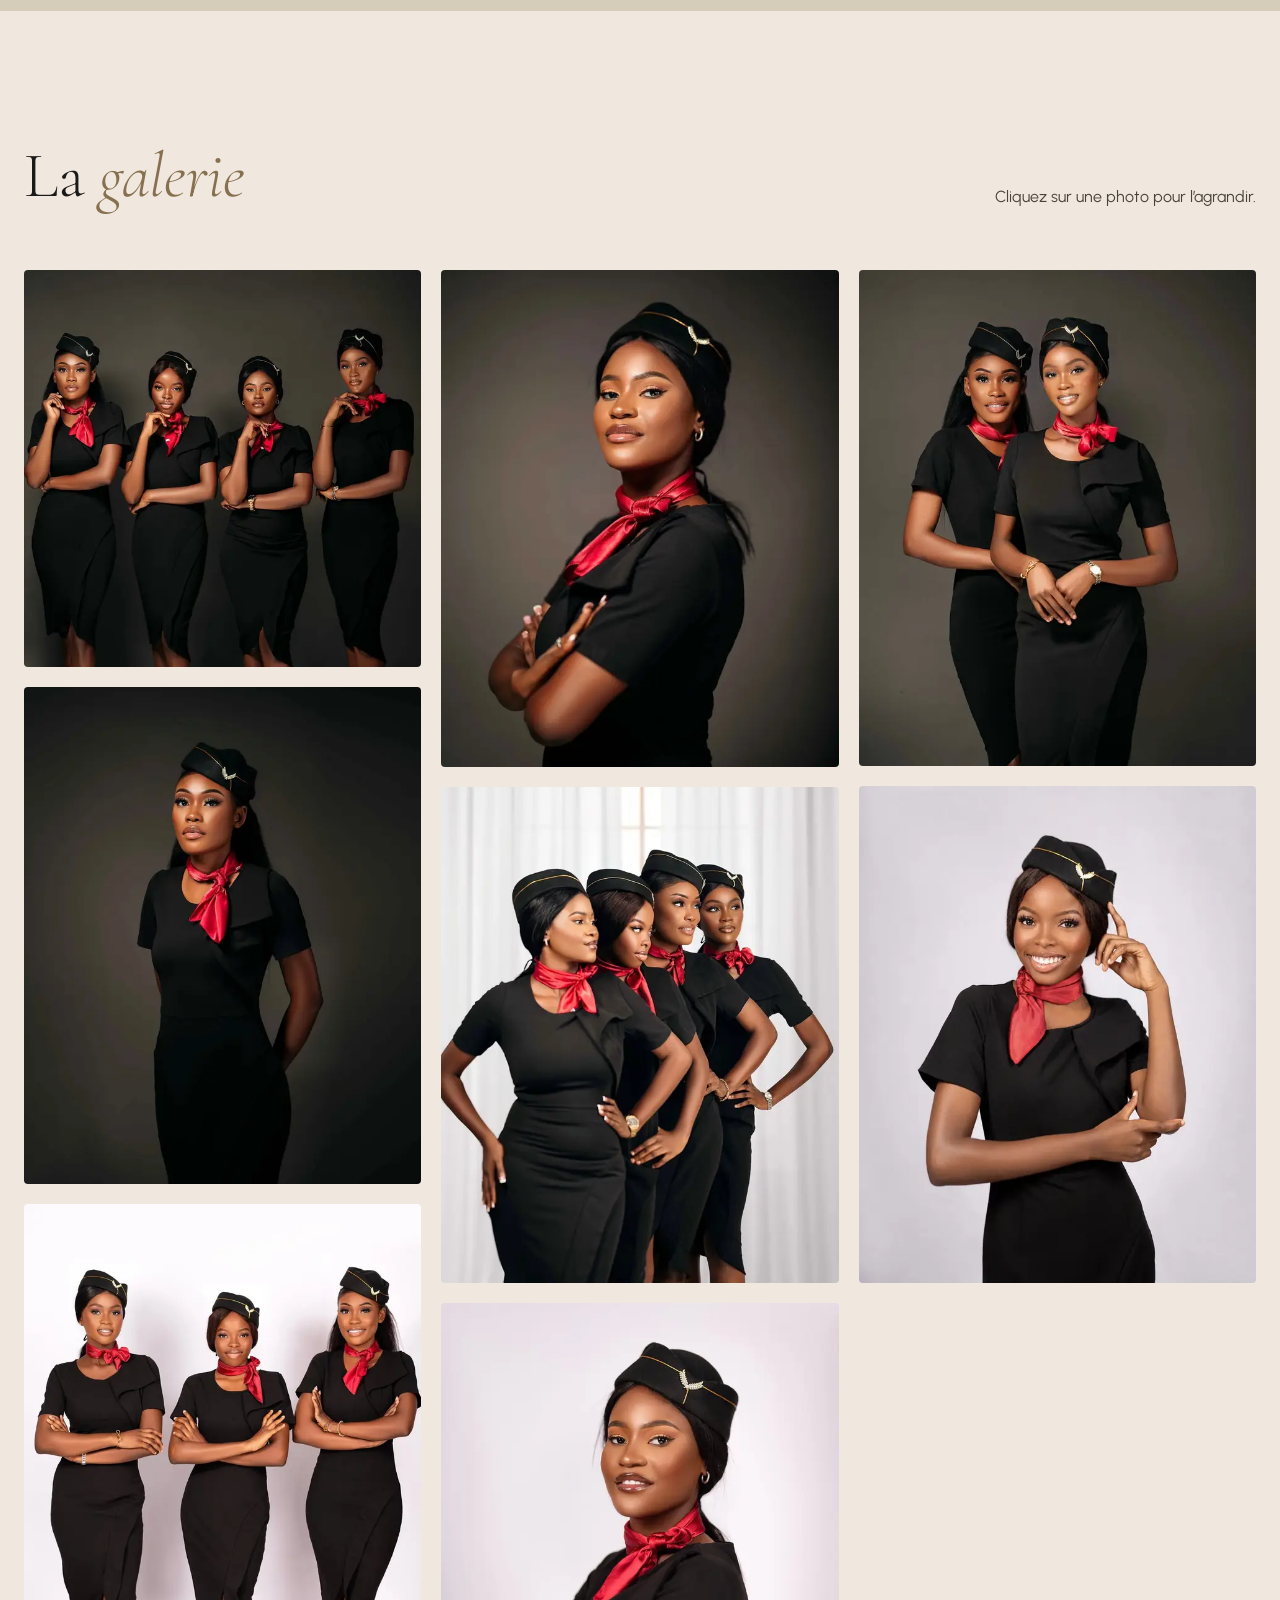
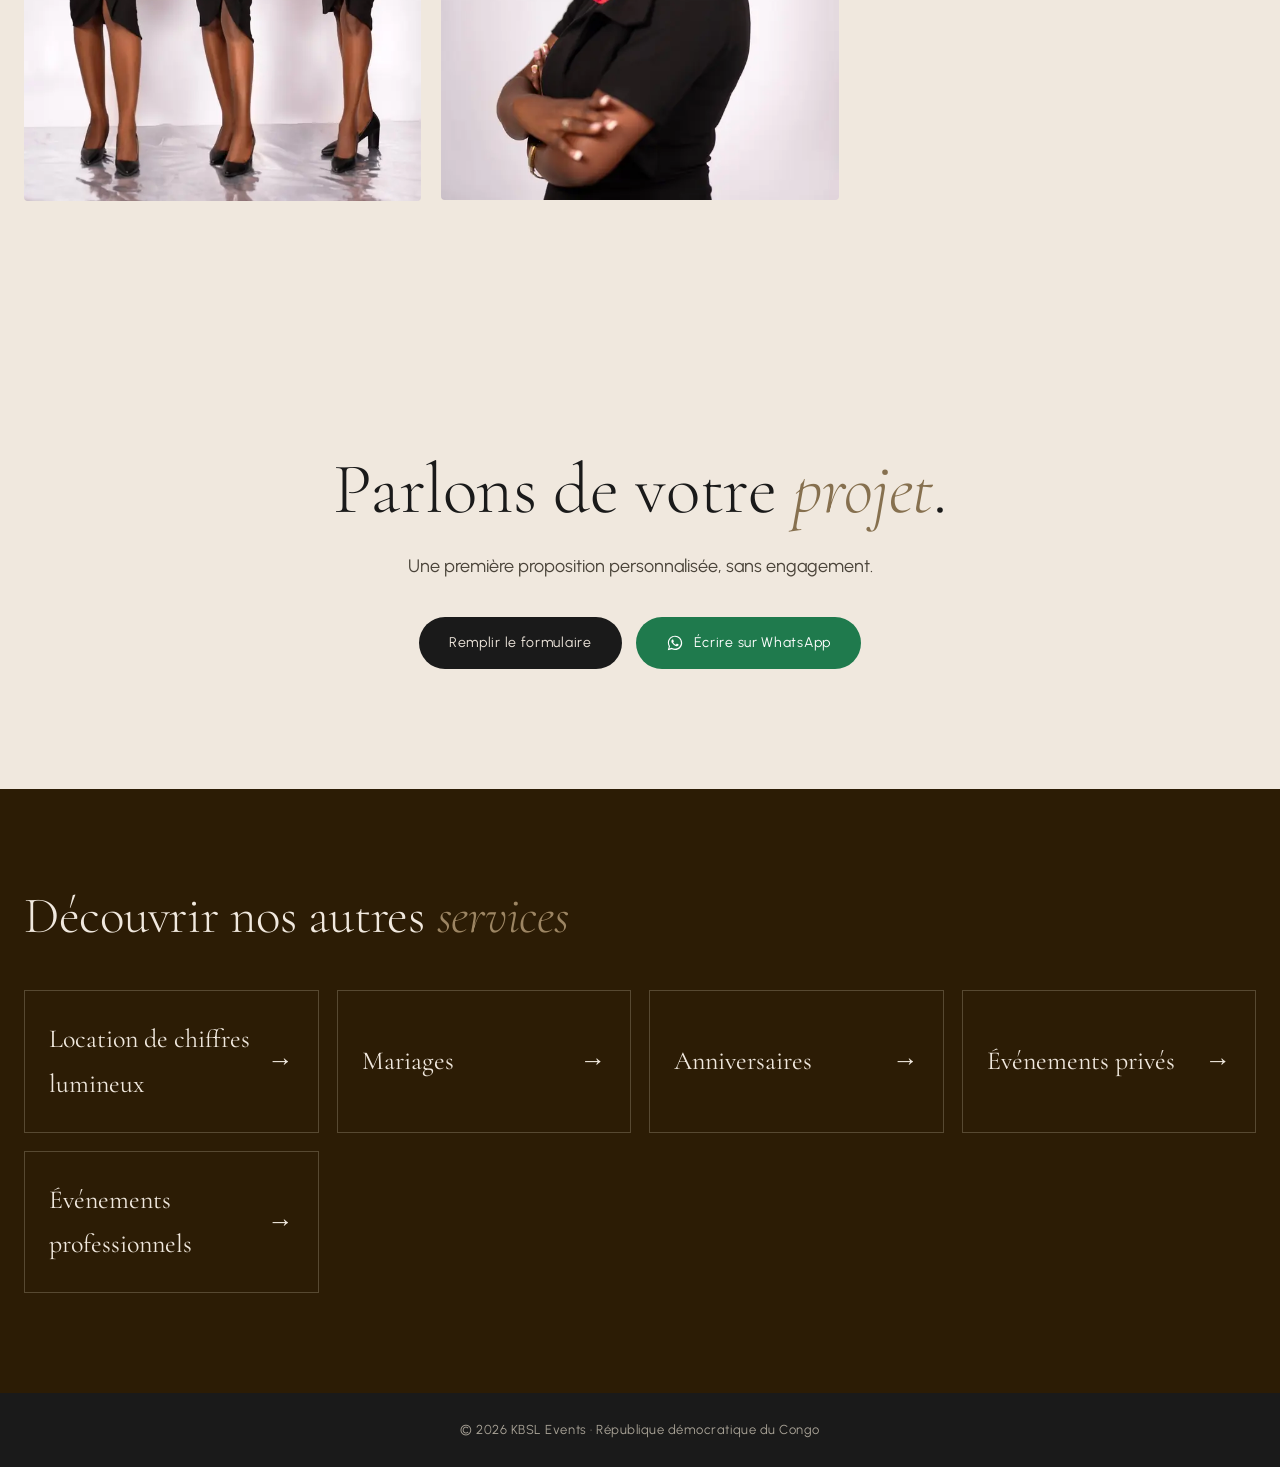
<file: nos-hotesses.html>
<!doctype html>
<html lang="fr">
<head>
<meta charset="utf-8">
<meta name="viewport" content="width=device-width, initial-scale=1">
<title>Nos hôtesses | KBSL Events</title>
<meta name="description" content="Nos hôtesses événementielles incarnent la première impression de votre événement. Accueil, orientation, assistance et service aux invités : elles interviennent avec distinction, courtoisie et professionnalisme.">
<meta property="og:title" content="Nos hôtesses | KBSL Events">
<meta property="og:description" content="Nos hôtesses événementielles incarnent la première impression de votre événement. Accueil, orientation, assistance et service aux invités : elles interviennent avec distinction, courtoisie et professionnalisme.">
<link rel="canonical" href="https://kbsl-events.vercel.app/nos-hotesses.html">
<meta property="og:type" content="website">
<meta property="og:url" content="https://kbsl-events.vercel.app/nos-hotesses.html">
<meta property="og:site_name" content="KBSL Events">
<meta property="og:locale" content="fr_FR">
<meta property="og:image" content="https://kbsl-events.vercel.app/images/og-kbsl.jpg">
<meta property="og:image:width" content="1200">
<meta property="og:image:height" content="630">
<meta name="twitter:card" content="summary_large_image">
<link rel="apple-touch-icon" href="apple-touch-icon.png">
<meta name="theme-color" content="#F0E8DE">
<link rel="icon" href="images/monogram-dark.png">
<link rel="preload" href="fonts/cormorant-garamond-latin-300-normal.woff2" as="font" type="font/woff2" crossorigin>
<link rel="preload" href="fonts/cormorant-garamond-latin-300-italic.woff2" as="font" type="font/woff2" crossorigin>
<link rel="preload" href="fonts/urbanist-latin-400-normal.woff2" as="font" type="font/woff2" crossorigin>
<link rel="preload" as="image" href="images/hotesse-05.jpg">
<link rel="stylesheet" href="style.css">
</head>
<body>
<nav class="nav solid" aria-label="Navigation principale">
  <div class="wrap">
    <a href="index.html" class="brand" aria-label="KBSL Events, accueil"><img src="images/logo-full-dark.png" alt="KBSL Events" width="1423" height="1000"></a>
    <div class="links">
      <a href="index.html#fondatrice">La fondatrice</a>
      <a href="index.html#qui-sommes-nous">Qui sommes-nous</a>
      <div class="drop active">
        <button type="button" aria-haspopup="true">Nos services<span>▾</span></button>
        <div class="drop-menu"><a href="mariage.html">Mariages</a><a href="anniversaire.html">Anniversaires</a><a href="evenement-prive.html">Événements privés</a><a href="evenement-professionnel.html">Événements professionnels</a><a href="nos-hotesses.html" class="active">Nos hôtesses</a><a href="location-materiel.html">Location de chiffres lumineux</a></div>
      </div>
      <a href="index.html#galerie">Galerie</a>
      <a class="btn" href="index.html#contact">Demander un devis</a>
    </div>
    <button class="burger" aria-label="Ouvrir le menu" aria-expanded="false"><i></i><i></i><i></i></button>
  </div>
</nav>
<div class="mobile-menu">
  <a href="index.html">Accueil</a>
  <a href="index.html#fondatrice">Mot de la fondatrice</a>
  <a href="index.html#qui-sommes-nous">Qui sommes-nous</a>
  <p>NOS SERVICES</p>
  <a href="mariage.html">Mariages</a><a href="anniversaire.html">Anniversaires</a><a href="evenement-prive.html">Événements privés</a><a href="evenement-professionnel.html">Événements professionnels</a><a href="nos-hotesses.html">Nos hôtesses</a><a href="location-materiel.html">Location de chiffres lumineux</a>
  <p>LA MAISON</p>
  <a href="index.html#galerie">Galerie</a>
  <a href="index.html#temoignages">Témoignages</a>
  <a href="index.html#contact">Contact</a>
  <a class="btn" href="index.html#contact">Demander un devis</a>
</div>

<header class="page-hero">
  <div class="wrap page-hero-grid">
    <div>
      <p class="crumbs load"><a href="index.html">Accueil</a> · <a href="index.html#services">Nos services</a> · Nos hôtesses</p>
      <p class="eyebrow load" style="--d:1">NOS HÔTESSES</p>
      <h1 class="load" style="--d:1">L’élégance de l’accueil, le <em>sens du service</em>.</h1>
      <div class="leads"><p class="lead load" style="--d:3">Nos hôtesses événementielles incarnent la première impression de votre événement. Accueil, orientation, assistance et service aux invités : elles interviennent avec distinction, courtoisie et professionnalisme.</p><p class="lead load" style="--d:3">Mariages, conférences, soirées de gala, réceptions privées ou événements d’entreprise, nos équipes veillent au confort de vos invités et contribuent au bon déroulement de chaque occasion.</p><p class="lead load" style="--d:3">Parce qu’un accueil soigné fait toute la différence.</p></div>
      <div class="hero-cta load" style="--d:4"><a class="btn" href="index.html?type=hotesses#contact">Demander un devis</a><a class="btn wa" href="https://wa.me/243821496430?text=Bonjour%20KBSL%20Events%2C%20je%20souhaite%20r%C3%A9server%20des%20h%C3%B4tesses%20%C3%A9v%C3%A9nementielles%20pour%20mon%20%C3%A9v%C3%A9nement.%20Pouvez-vous%20m%27envoyer%20vos%20informations%20%3F%20Merci%20%21" target="_blank" rel="noopener"><svg viewBox="0 0 32 32" fill="currentColor" aria-hidden="true"><path d="M16.04 3C9 3 3.3 8.7 3.3 15.74c0 2.25.6 4.45 1.72 6.38L3.2 29l7.05-1.78a12.7 12.7 0 0 0 5.79 1.4h.01c7.03 0 12.74-5.7 12.74-12.74C28.79 8.7 23.07 3 16.04 3zm0 23.3h-.01c-1.9 0-3.77-.51-5.4-1.48l-.39-.23-4.18 1.06 1.12-4.08-.25-.42a10.56 10.56 0 0 1-1.62-5.62c0-5.85 4.76-10.6 10.62-10.6a10.6 10.6 0 0 1 10.6 10.62c0 5.85-4.76 10.6-10.5 10.6zm5.81-7.94c-.32-.16-1.89-.93-2.18-1.04-.29-.11-.5-.16-.72.16-.21.32-.82 1.04-1 1.25-.19.21-.37.24-.69.08-.32-.16-1.35-.5-2.57-1.59-.95-.85-1.59-1.9-1.78-2.22-.19-.32-.02-.49.14-.65.14-.14.32-.37.48-.56.16-.19.21-.32.32-.53.11-.21.05-.4-.03-.56-.08-.16-.72-1.73-.98-2.37-.26-.62-.52-.54-.72-.55h-.61c-.21 0-.56.08-.85.4-.29.32-1.11 1.09-1.11 2.65s1.14 3.08 1.3 3.29c.16.21 2.24 3.42 5.43 4.8.76.33 1.35.52 1.81.67.76.24 1.45.21 2 .13.61-.09 1.89-.77 2.15-1.52.27-.75.27-1.39.19-1.52-.08-.13-.29-.21-.61-.37z"/></svg>WhatsApp</a></div>
    </div>
    <div class="arch load" style="--d:2"><picture><source type="image/webp" srcset="images/w/hotesse-05-640.webp 640w, images/w/hotesse-05-1024.webp 1024w" sizes="(max-width:600px) 92vw, (max-width:1000px) 46vw, 460px"><img src="images/hotesse-05.jpg" alt="Nos hôtesses KBSL Events" style="object-position:center 25%"></picture></div>
  </div>
</header>

<section class="includes">
  <div class="wrap includes-grid">
    <h2 class="sr">Ce que nous <em>prenons en charge</em></h2>
    <ul class="sr"><li>Accueil et orientation des invités</li><li>Placement et accompagnement des participants</li><li>Gestion des listes d’invités et du vestiaire</li><li>Service, assistance et accompagnement tout au long de l’événement</li><li>Tenues élégantes et uniformes aux couleurs de KBSL</li><li>Ponctualité, discrétion et sens du service</li><li>Mise à disposition d’équipes adaptées à l’envergure de chaque événement</li></ul>
  </div>
</section>

<section>
  <div class="wrap">
    <div class="gal-head"><h2 class="sr" style="font-size:clamp(40px,5vw,72px);font-weight:300">La <em>galerie</em></h2><p class="sr">Cliquez sur une photo pour l’agrandir.</p></div>
    <div class="masonry"><figure class="sr-img"><picture><source type="image/webp" srcset="images/w/hotesse-04-640.webp 640w, images/w/hotesse-04-1024.webp 1024w, images/w/hotesse-04-1600.webp 1600w" sizes="(max-width:600px) 92vw, (max-width:1000px) 46vw, 460px"><img src="images/hotesse-04.jpg" alt="Nos hôtesses KBSL Events, photo 1" loading="lazy" width="1600" height="1600"></picture></figure><figure class="sr-img"><picture><source type="image/webp" srcset="images/w/hotesse-07-640.webp 640w, images/w/hotesse-07-1024.webp 1024w, images/w/hotesse-07-1600.webp 1280w" sizes="(max-width:600px) 92vw, (max-width:1000px) 46vw, 460px"><img src="images/hotesse-07.jpg" alt="Nos hôtesses KBSL Events, photo 2" loading="lazy" width="1280" height="1600"></picture></figure><figure class="sr-img"><picture><source type="image/webp" srcset="images/w/hotesse-10-640.webp 640w, images/w/hotesse-10-1024.webp 1024w, images/w/hotesse-10-1600.webp 1065w" sizes="(max-width:600px) 92vw, (max-width:1000px) 46vw, 460px"><img src="images/hotesse-10.jpg" alt="Nos hôtesses KBSL Events, photo 3" loading="lazy" width="1065" height="1600"></picture></figure><figure class="sr-img"><picture><source type="image/webp" srcset="images/w/hotesse-05-640.webp 640w, images/w/hotesse-05-1024.webp 1024w" sizes="(max-width:600px) 92vw, (max-width:1000px) 46vw, 460px"><img src="images/hotesse-05.jpg" alt="Nos hôtesses KBSL Events, photo 4" loading="lazy" width="1024" height="1280"></picture></figure><figure class="sr-img"><picture><source type="image/webp" srcset="images/w/hotesse-01-640.webp 640w, images/w/hotesse-01-1024.webp 1024w" sizes="(max-width:600px) 92vw, (max-width:1000px) 46vw, 460px"><img src="images/hotesse-01.jpg" alt="Nos hôtesses KBSL Events, photo 5" loading="lazy" width="1024" height="1280"></picture></figure><figure class="sr-img"><picture><source type="image/webp" srcset="images/w/hotesse-08-640.webp 640w, images/w/hotesse-08-1024.webp 1024w, images/w/hotesse-08-1600.webp 1280w" sizes="(max-width:600px) 92vw, (max-width:1000px) 46vw, 460px"><img src="images/hotesse-08.jpg" alt="Nos hôtesses KBSL Events, photo 6" loading="lazy" width="1280" height="1600"></picture></figure><figure class="sr-img"><picture><source type="image/webp" srcset="images/w/hotesse-02-640.webp 640w, images/w/hotesse-02-1024.webp 1024w, images/w/hotesse-02-1600.webp 1281w" sizes="(max-width:600px) 92vw, (max-width:1000px) 46vw, 460px"><img src="images/hotesse-02.jpg" alt="Nos hôtesses KBSL Events, photo 7" loading="lazy" width="1281" height="1600"></picture></figure><figure class="sr-img"><picture><source type="image/webp" srcset="images/w/hotesse-09-640.webp 640w, images/w/hotesse-09-1024.webp 1024w, images/w/hotesse-09-1600.webp 1121w" sizes="(max-width:600px) 92vw, (max-width:1000px) 46vw, 460px"><img src="images/hotesse-09.jpg" alt="Nos hôtesses KBSL Events, photo 8" loading="lazy" width="1121" height="1403"></picture></figure></div>
  </div>
</section>

<section class="cta-band">
  <div class="wrap">
    <h2 class="sr">Parlons de votre <em>projet</em>.</h2>
    <p class="sr">Une première proposition personnalisée, sans engagement.</p>
    <div class="cta-row sr"><a class="btn" href="index.html?type=hotesses#contact">Remplir le formulaire</a><a class="btn wa" href="https://wa.me/243821496430?text=Bonjour%20KBSL%20Events%2C%20je%20souhaite%20r%C3%A9server%20des%20h%C3%B4tesses%20%C3%A9v%C3%A9nementielles%20pour%20mon%20%C3%A9v%C3%A9nement.%20Pouvez-vous%20m%27envoyer%20vos%20informations%20%3F%20Merci%20%21" target="_blank" rel="noopener"><svg viewBox="0 0 32 32" fill="currentColor" aria-hidden="true"><path d="M16.04 3C9 3 3.3 8.7 3.3 15.74c0 2.25.6 4.45 1.72 6.38L3.2 29l7.05-1.78a12.7 12.7 0 0 0 5.79 1.4h.01c7.03 0 12.74-5.7 12.74-12.74C28.79 8.7 23.07 3 16.04 3zm0 23.3h-.01c-1.9 0-3.77-.51-5.4-1.48l-.39-.23-4.18 1.06 1.12-4.08-.25-.42a10.56 10.56 0 0 1-1.62-5.62c0-5.85 4.76-10.6 10.62-10.6a10.6 10.6 0 0 1 10.6 10.62c0 5.85-4.76 10.6-10.5 10.6zm5.81-7.94c-.32-.16-1.89-.93-2.18-1.04-.29-.11-.5-.16-.72.16-.21.32-.82 1.04-1 1.25-.19.21-.37.24-.69.08-.32-.16-1.35-.5-2.57-1.59-.95-.85-1.59-1.9-1.78-2.22-.19-.32-.02-.49.14-.65.14-.14.32-.37.48-.56.16-.19.21-.32.32-.53.11-.21.05-.4-.03-.56-.08-.16-.72-1.73-.98-2.37-.26-.62-.52-.54-.72-.55h-.61c-.21 0-.56.08-.85.4-.29.32-1.11 1.09-1.11 2.65s1.14 3.08 1.3 3.29c.16.21 2.24 3.42 5.43 4.8.76.33 1.35.52 1.81.67.76.24 1.45.21 2 .13.61-.09 1.89-.77 2.15-1.52.27-.75.27-1.39.19-1.52-.08-.13-.29-.21-.61-.37z"/></svg>Écrire sur WhatsApp</a></div>
  </div>
</section>

<section class="next-cats">
  <div class="wrap">
    <h2 class="sr">Découvrir nos autres <em>services</em></h2>
    <div class="next-list"><a href="location-materiel.html">Location de chiffres lumineux<span>→</span></a><a href="mariage.html">Mariages<span>→</span></a><a href="anniversaire.html">Anniversaires<span>→</span></a><a href="evenement-prive.html">Événements privés<span>→</span></a><a href="evenement-professionnel.html">Événements professionnels<span>→</span></a></div>
  </div>
</section>
<footer>
  <div class="wrap"><p class="foot-copy">© 2026 KBSL Events · République démocratique du Congo</p></div>
</footer>
<a class="wa-float" href="https://wa.me/243821496430?text=Bonjour%20KBSL%20Events%2C%20je%20souhaite%20r%C3%A9server%20des%20h%C3%B4tesses%20%C3%A9v%C3%A9nementielles%20pour%20mon%20%C3%A9v%C3%A9nement.%20Pouvez-vous%20m%27envoyer%20vos%20informations%20%3F%20Merci%20%21" target="_blank" rel="noopener" aria-label="Nous écrire sur WhatsApp"><svg viewBox="0 0 32 32" fill="currentColor" aria-hidden="true"><path d="M16.04 3C9 3 3.3 8.7 3.3 15.74c0 2.25.6 4.45 1.72 6.38L3.2 29l7.05-1.78a12.7 12.7 0 0 0 5.79 1.4h.01c7.03 0 12.74-5.7 12.74-12.74C28.79 8.7 23.07 3 16.04 3zm0 23.3h-.01c-1.9 0-3.77-.51-5.4-1.48l-.39-.23-4.18 1.06 1.12-4.08-.25-.42a10.56 10.56 0 0 1-1.62-5.62c0-5.85 4.76-10.6 10.62-10.6a10.6 10.6 0 0 1 10.6 10.62c0 5.85-4.76 10.6-10.5 10.6zm5.81-7.94c-.32-.16-1.89-.93-2.18-1.04-.29-.11-.5-.16-.72.16-.21.32-.82 1.04-1 1.25-.19.21-.37.24-.69.08-.32-.16-1.35-.5-2.57-1.59-.95-.85-1.59-1.9-1.78-2.22-.19-.32-.02-.49.14-.65.14-.14.32-.37.48-.56.16-.19.21-.32.32-.53.11-.21.05-.4-.03-.56-.08-.16-.72-1.73-.98-2.37-.26-.62-.52-.54-.72-.55h-.61c-.21 0-.56.08-.85.4-.29.32-1.11 1.09-1.11 2.65s1.14 3.08 1.3 3.29c.16.21 2.24 3.42 5.43 4.8.76.33 1.35.52 1.81.67.76.24 1.45.21 2 .13.61-.09 1.89-.77 2.15-1.52.27-.75.27-1.39.19-1.52-.08-.13-.29-.21-.61-.37z"/></svg><span>Écrivez-nous sur WhatsApp</span></a>
<script src="main.js"></script>
</body>
</html>
</file>
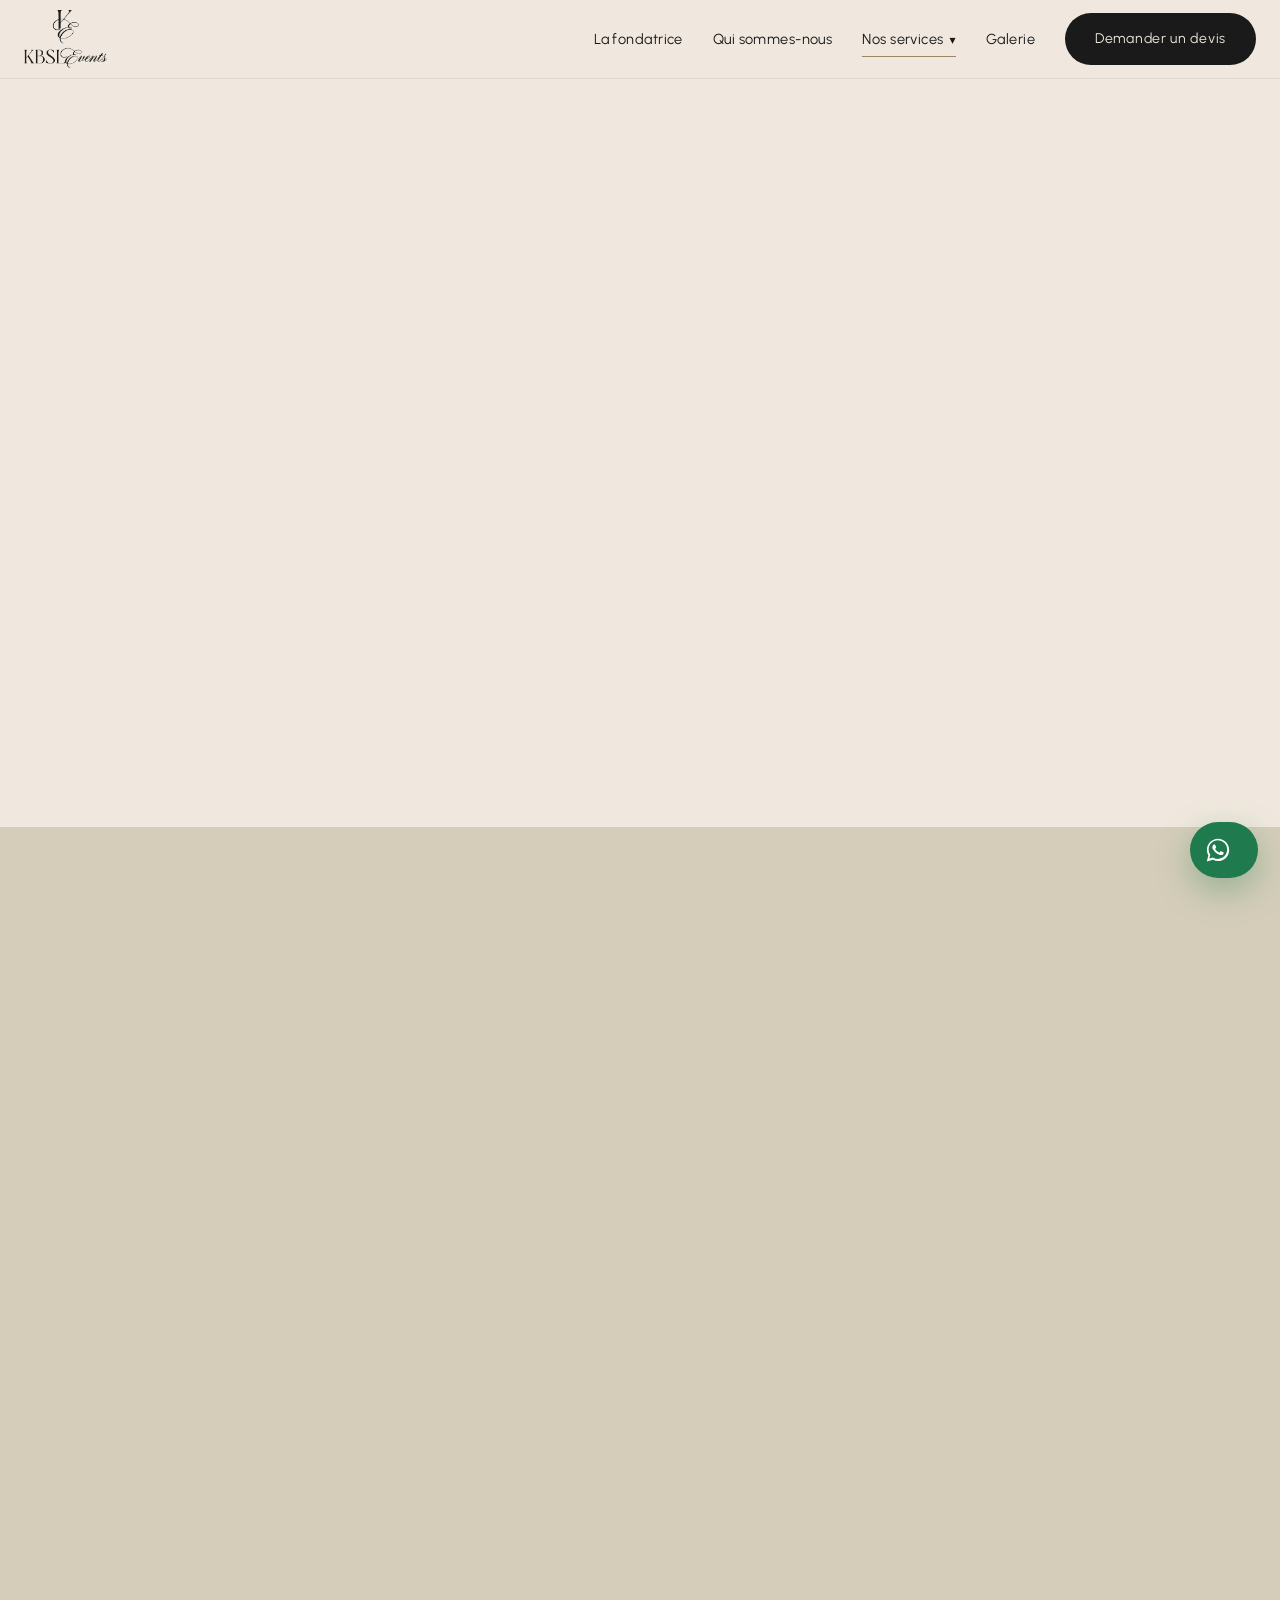
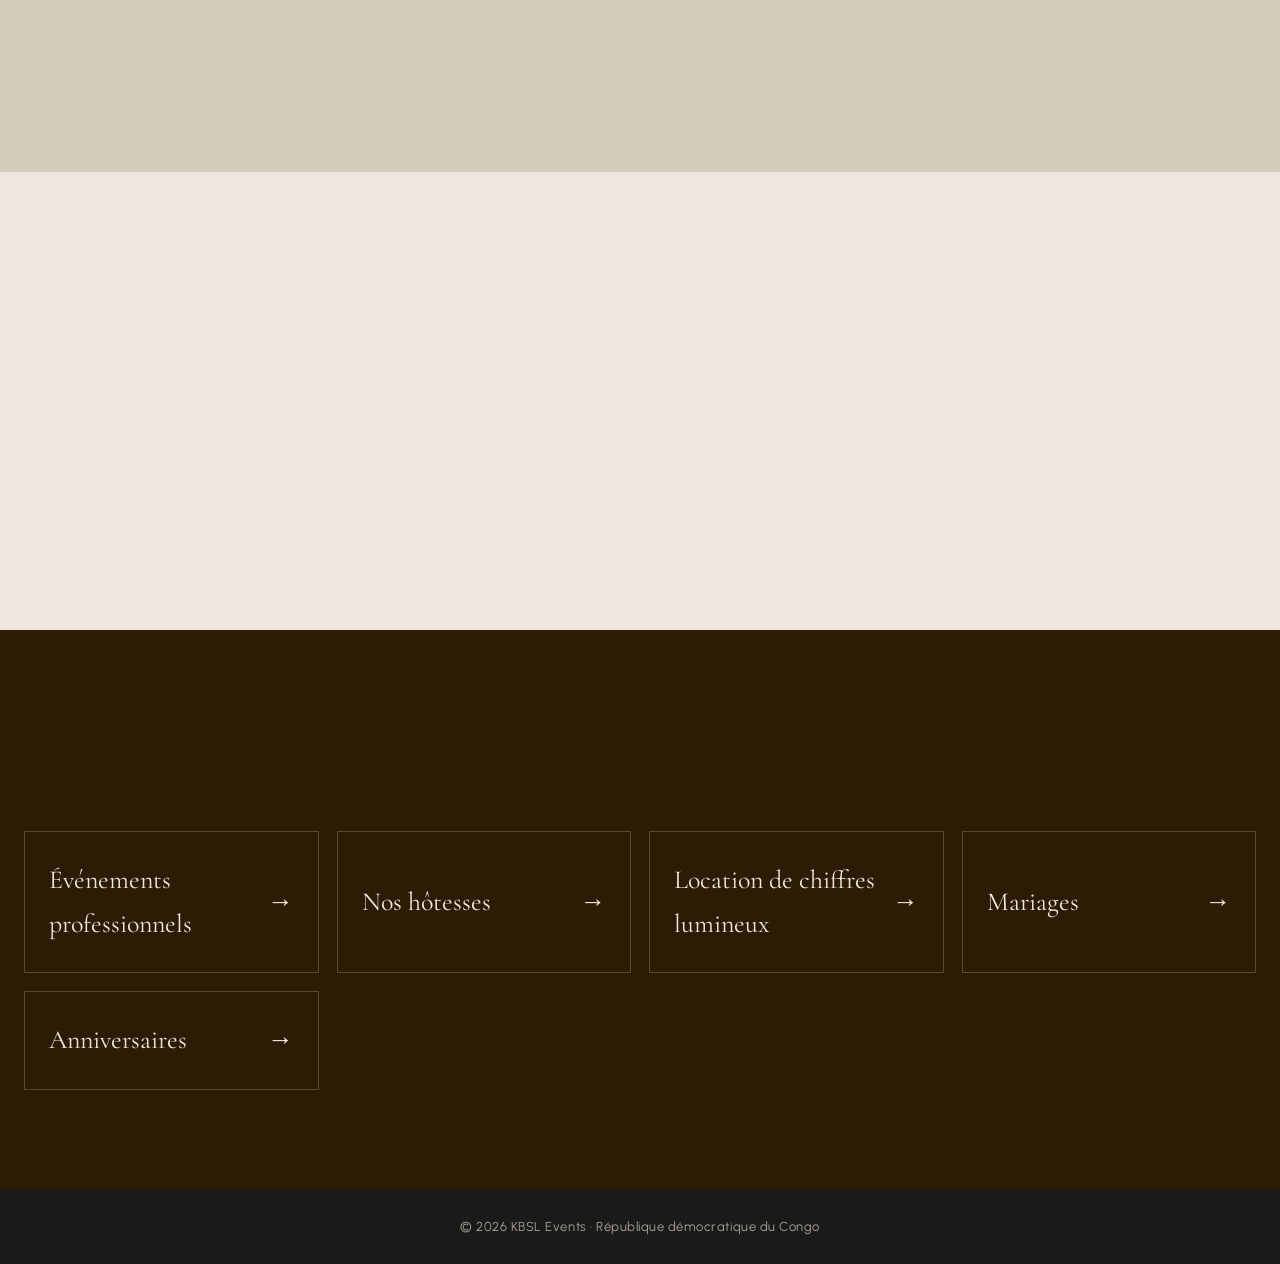
<file: soiree-privee.html>
<!doctype html><html lang="fr"><head><meta charset="utf-8"><title>KBSL Events</title><meta http-equiv="refresh" content="0; url=evenement-prive.html"><link rel="canonical" href="evenement-prive.html"></head><body><a href="evenement-prive.html">Continuer</a></body></html>
</file>
<file: style.css>
/* ===== Polices hébergées localement (aucun saut de police au chargement) ===== */
@font-face{font-family:'Cormorant Garamond';font-style:normal;font-weight:300;font-display:block;src:url(fonts/cormorant-garamond-latin-300-normal.woff2) format('woff2')}
@font-face{font-family:'Cormorant Garamond';font-style:italic;font-weight:300;font-display:block;src:url(fonts/cormorant-garamond-latin-300-italic.woff2) format('woff2')}
@font-face{font-family:'Cormorant Garamond';font-style:normal;font-weight:400;font-display:block;src:url(fonts/cormorant-garamond-latin-400-normal.woff2) format('woff2')}
@font-face{font-family:'Cormorant Garamond';font-style:italic;font-weight:400;font-display:block;src:url(fonts/cormorant-garamond-latin-400-italic.woff2) format('woff2')}
@font-face{font-family:'Cormorant Garamond';font-style:normal;font-weight:500;font-display:block;src:url(fonts/cormorant-garamond-latin-500-normal.woff2) format('woff2')}
@font-face{font-family:'Urbanist';font-style:normal;font-weight:400;font-display:block;src:url(fonts/urbanist-latin-400-normal.woff2) format('woff2')}
@font-face{font-family:'Urbanist';font-style:normal;font-weight:500;font-display:block;src:url(fonts/urbanist-latin-500-normal.woff2) format('woff2')}
@font-face{font-family:'Urbanist';font-style:normal;font-weight:600;font-display:block;src:url(fonts/urbanist-latin-600-normal.woff2) format('woff2')}

:root{
  --ivoire:#F0E8DE; --sauge:#D5CDB9; --charbon:#1A1A1A; --taupe:#9C8563; --espresso:#2C1C05;
  --texte:#4a4339; --muted:#6c6355; --taupe-ink:#655333; --taupe-em:#86704F;
  --ease:cubic-bezier(.16,.84,.44,1); --ease-soft:cubic-bezier(.22,.61,.36,1);
  --serif:'Cormorant Garamond',Georgia,serif; --sans:'Urbanist',system-ui,sans-serif;
}
*{box-sizing:border-box;margin:0;padding:0}
html{scroll-behavior:smooth;-webkit-text-size-adjust:100%}
body{background:var(--ivoire);color:var(--charbon);font-family:var(--sans);font-weight:400;line-height:1.7;-webkit-font-smoothing:antialiased;-moz-osx-font-smoothing:grayscale;text-rendering:optimizeLegibility;overflow-x:hidden}
img{display:block;max-width:100%}
a{color:inherit;text-decoration:none}
button,input,select,textarea{font:inherit;color:inherit}
.wrap{width:min(1240px,100% - 48px);margin-inline:auto}
h1,h2,h3{font-family:var(--serif);font-weight:400;line-height:1.08;letter-spacing:-.005em}
em{font-style:italic;color:var(--taupe-em)}
.eyebrow{font-size:13px;letter-spacing:.12em;color:var(--taupe-ink);margin-bottom:22px}
section{padding:130px 0}

/* ===== Navigation ===== */
.nav{position:fixed;inset:0 0 auto 0;z-index:60;padding:16px 0;transition:background .5s var(--ease-soft),padding .5s var(--ease-soft),box-shadow .5s}
.nav.scrolled,.nav.solid{background:rgba(240,232,222,.95);backdrop-filter:blur(10px);-webkit-backdrop-filter:blur(10px);padding:10px 0;box-shadow:0 1px 0 rgba(44,28,5,.08)}
.nav .wrap{display:flex;align-items:center;justify-content:space-between;gap:20px}
.brand img{height:58px;width:auto}
.links{display:flex;gap:30px;align-items:center;font-size:14.5px;letter-spacing:.03em}
.links>a:not(.btn),.drop>button{position:relative;padding:6px 0;background:none;border:0;cursor:pointer;letter-spacing:.03em}
.links>a:not(.btn)::after,.drop>button::after{content:"";position:absolute;left:0;bottom:0;height:1px;width:100%;background:var(--taupe);transform:scaleX(0);transform-origin:left;transition:transform .5s var(--ease)}
.links>a:not(.btn):hover::after,.links>a.active::after,.drop:hover>button::after,.drop.active>button::after{transform:scaleX(1)}
.drop{position:relative}
.drop>button span{display:inline-block;margin-left:6px;font-size:10px;transition:transform .4s var(--ease)}
.drop:hover>button span,.drop:focus-within>button span{transform:rotate(180deg)}
.drop-menu{position:absolute;top:calc(100% + 14px);left:50%;min-width:270px;background:var(--ivoire);border:1px solid rgba(44,28,5,.12);box-shadow:0 24px 50px rgba(44,28,5,.14);padding:12px;opacity:0;visibility:hidden;transform:translate(-50%,8px);transition:opacity .35s var(--ease-soft),transform .35s var(--ease-soft),visibility .35s}
.drop-menu::before{content:"";position:absolute;left:0;right:0;top:-16px;height:16px}
.drop:hover .drop-menu,.drop:focus-within .drop-menu{opacity:1;visibility:visible;transform:translate(-50%,0)}
.drop-menu a{display:flex;justify-content:space-between;align-items:center;padding:11px 14px;font-family:var(--serif);font-size:21px;transition:background .3s,padding .4s var(--ease)}
.drop-menu a small{font-family:var(--sans);font-size:12px;color:var(--muted)}
.drop-menu a:hover,.drop-menu a.active{background:var(--sauge);padding-left:20px}
.burger{display:none;width:44px;height:44px;border:0;background:none;cursor:pointer;position:relative}
.burger i{position:absolute;left:10px;right:10px;height:1.5px;background:var(--charbon);transition:transform .4s var(--ease),opacity .3s}
.burger i:nth-child(1){top:16px}.burger i:nth-child(2){top:22px}.burger i:nth-child(3){top:28px}
.menu-open .burger i:nth-child(1){transform:translateY(6px) rotate(45deg)}
.menu-open .burger i:nth-child(2){opacity:0}
.menu-open .burger i:nth-child(3){transform:translateY(-6px) rotate(-45deg)}
.mobile-menu{position:fixed;inset:0;z-index:55;background:var(--ivoire);padding:110px 28px 40px;display:flex;flex-direction:column;gap:4px;opacity:0;visibility:hidden;transition:opacity .4s var(--ease-soft),visibility .4s;overflow-y:auto}
.menu-open .mobile-menu{opacity:1;visibility:visible}
.mobile-menu a{font-family:var(--serif);font-size:32px;padding:8px 0;border-bottom:1px solid rgba(44,28,5,.12)}
.mobile-menu p{margin-top:22px;font-size:12px;letter-spacing:.12em;color:var(--taupe)}
.mobile-menu .btn{margin-top:26px;text-align:center;font-family:var(--sans);font-size:15px;border:0}

/* ===== Boutons ===== */
.btn{display:inline-block;white-space:nowrap;background:var(--charbon);color:var(--ivoire);padding:14px 30px;border-radius:999px;font-size:14px;letter-spacing:.05em;border:0;cursor:pointer;transition:background .4s,color .4s,box-shadow .4s}
.btn:hover{background:var(--espresso)}
.btn.ghost{background:transparent;color:var(--charbon);box-shadow:inset 0 0 0 1px var(--charbon)}
.btn.ghost:hover{background:var(--charbon);color:var(--ivoire)}
.btn.light{background:var(--ivoire);color:var(--espresso)}
.btn.light:hover{background:var(--sauge)}
.btn.wa{background:#1f7a4d;color:#fff;display:inline-flex;align-items:center;gap:10px}
.btn.wa:hover{background:#17603c}
.btn.wa svg{width:18px;height:18px}

/* ===== Hero accueil ===== */
.hero{min-height:100svh;padding:140px 0 80px;display:flex;align-items:center}
.hero-grid{display:grid;grid-template-columns:1.1fr .9fr;gap:70px;align-items:center}
.hero h1{font-size:clamp(50px,7vw,108px);font-weight:300}
.hero p.lead{max-width:470px;margin:30px 0 38px;font-size:17px;color:var(--texte)}
.hero-cta{display:flex;gap:14px;flex-wrap:wrap}
.arch{border-radius:999px 999px 0 0;overflow:hidden;position:relative;background:var(--sauge)}
.arch img,.frame img{width:100%;height:100%;object-fit:cover;transition:transform 1.4s var(--ease)}
.arch:hover img,.frame:hover img{transform:scale(1.05)}
.hero-wrap{position:relative;max-width:470px;margin-left:auto;width:100%}
.hero-photo{aspect-ratio:3/4.2}
.hero-mono{position:absolute;left:-34px;bottom:46px;width:118px;height:118px;border-radius:50%;background:var(--ivoire);display:grid;place-items:center;box-shadow:0 10px 40px rgba(44,28,5,.15)}
.hero-mono img{height:70px;width:auto}

/* ===== Bandeau défilant ===== */
.marquee{background:var(--espresso);color:var(--sauge);overflow:hidden;padding:20px 0;font-family:var(--serif);font-style:italic;font-size:26px;white-space:nowrap}
.marquee-track{display:inline-flex;gap:56px;animation:slide 50s linear infinite;padding-left:56px}
.marquee-track span::after{content:"✦";margin-left:56px;font-style:normal;font-size:14px;color:var(--taupe)}
@keyframes slide{to{transform:translate3d(-50%,0,0)}}

/* ===== Univers ===== */
.concept-grid{display:grid;grid-template-columns:.9fr 1.1fr;gap:90px;align-items:center}
.concept h2,.gal-head h2,.founder h2,.team h2,.contact-head h2{font-size:clamp(40px,5vw,72px);font-weight:300}
.concept p{font-size:18px;color:var(--texte);margin-top:20px;max-width:540px}
.concept-img{display:grid;grid-template-columns:1fr 1fr;gap:18px;align-items:end}
.concept-img .arch{aspect-ratio:3/4.4}
.concept-img .arch:nth-child(2){margin-top:80px}

/* ===== Prestations (liste) ===== */
.pillars{background:var(--sauge)}
.pillars h2,.process h2{font-size:clamp(38px,4.6vw,64px);font-weight:300;max-width:760px;margin-bottom:70px}
.pillar-list{border-top:1px solid rgba(44,28,5,.25)}
.pillar{display:grid;grid-template-columns:.8fr 1.2fr auto;gap:40px;align-items:center;padding:34px 0;border-bottom:1px solid rgba(44,28,5,.25);transition:padding .6s var(--ease)}
.pillar:hover{padding-left:22px}
.pillar h3{font-size:clamp(28px,3vw,42px)}
.pillar p{color:var(--texte);max-width:520px}
.pillar .arr{font-size:14px;letter-spacing:.06em;color:var(--espresso);white-space:nowrap;display:flex;align-items:center;gap:10px}
.pillar .arr b{font-family:var(--serif);font-weight:400;font-size:28px;color:var(--taupe);transition:transform .5s var(--ease)}
.pillar:hover .arr b{transform:translateX(8px)}

/* ===== Réalisations : cartes catégories ===== */
.gal-head{display:flex;justify-content:space-between;align-items:end;gap:30px;margin-bottom:60px;flex-wrap:wrap}
.gal-head p{max-width:360px;color:var(--texte)}
.cats{display:grid;grid-template-columns:repeat(6,1fr);gap:20px}
.cat{position:relative;overflow:hidden;border-radius:4px;background:var(--sauge);display:block;color:var(--ivoire)}
.cat{grid-column:span 2;aspect-ratio:3/3.7}
.cat img{width:100%;height:100%;object-fit:cover;transition:transform 1.4s var(--ease)}
.cat::after{content:"";position:absolute;inset:0;background:linear-gradient(180deg,rgba(26,26,26,0) 45%,rgba(26,26,26,.72));transition:opacity .6s}
.cat:hover img{transform:scale(1.05)}
.cat .cap{position:absolute;left:26px;right:26px;bottom:24px;z-index:2;display:flex;justify-content:space-between;align-items:end;gap:14px}
.cat h3{font-size:clamp(28px,2.8vw,40px)}
.cat small{display:block;font-size:13px;letter-spacing:.06em;opacity:.85;margin-top:4px}
.cat .go{width:46px;height:46px;flex:none;border-radius:50%;border:1px solid rgba(240,232,222,.7);display:grid;place-items:center;font-size:18px;transition:background .4s,color .4s}
.cat:hover .go{background:var(--ivoire);color:var(--espresso)}
.cat.typo{background:var(--espresso);display:flex;align-items:center;justify-content:center;text-align:center;padding:30px}
.cat.typo::after{display:none}
.cat.typo .mono{height:90px;width:auto;opacity:.9;margin:0 auto 18px}

/* ===== Fondatrice ===== */
.founder{background:var(--espresso);color:var(--ivoire)}
.founder-grid{display:grid;grid-template-columns:.85fr 1.15fr;gap:90px;align-items:center}
.founder .arch{aspect-ratio:3/4.1;max-width:460px;background:#3a2a12}
.founder h2{margin-bottom:10px}
.founder .role{font-size:13px;letter-spacing:.12em;color:var(--taupe);margin-bottom:28px}
.founder p{color:#d9d0c1;font-size:17.5px;margin-bottom:18px;max-width:580px}
.founder blockquote{margin-top:30px;padding-top:26px;border-top:1px solid rgba(213,205,185,.25);font-family:var(--serif);font-style:italic;font-size:26px;line-height:1.35;color:var(--sauge);max-width:560px}
.sign{margin-top:26px;font-family:var(--serif);font-style:italic;font-size:30px;color:var(--taupe)}
.sign small{display:block;font-family:var(--sans);font-style:normal;font-size:13px;letter-spacing:.1em;color:var(--sauge);margin-top:4px}

/* ===== Équipe ===== */
.team-grid{display:grid;grid-template-columns:1fr 1fr;gap:70px;align-items:center}
.team-pics{display:grid;grid-template-columns:1fr 1fr;gap:18px}
.team-pics .frame{aspect-ratio:3/4.2;border-radius:4px;overflow:hidden;background:#d9d4cc}
.team-pics .frame:nth-child(2){margin-top:60px}
.team-pics .frame img{object-position:center top}
.team h2{margin-bottom:26px}
.team p{font-size:18px;color:var(--texte);max-width:480px;margin-bottom:18px}
.team .btn{margin-top:14px}

/* ===== Méthode ===== */
.process{background:var(--sauge)}
.steps{display:grid;grid-template-columns:repeat(4,1fr);gap:40px;position:relative}
.steps::before{content:"";position:absolute;top:23px;left:0;right:0;height:1px;background:rgba(44,28,5,.3);transform-origin:left;transform:scaleX(0);transition:transform 2s var(--ease)}
.steps.sr-visible::before{transform:scaleX(1)}
.step .num{display:grid;place-items:center;width:46px;height:46px;border-radius:50%;background:var(--ivoire);border:1px solid var(--espresso);margin-bottom:24px;position:relative;font-family:var(--serif);font-size:19px;color:var(--espresso)}
.step h3{font-size:28px;margin-bottom:10px}
.step p{color:var(--texte);font-size:15.5px}

/* ===== Contact + formulaire ===== */
.contact-grid{display:grid;grid-template-columns:.85fr 1.15fr;gap:80px;align-items:start}
.contact-head h2{margin-bottom:24px}
.contact-head p{color:var(--texte);font-size:18px;max-width:440px;margin-bottom:34px}
.contact-head .mono{height:96px;width:auto;margin-bottom:34px}
.coords{margin-top:40px;display:grid;gap:18px;font-size:15.5px}
.coords div{display:grid;grid-template-columns:110px 1fr;gap:10px;padding-bottom:16px;border-bottom:1px solid rgba(44,28,5,.14)}
.coords span{color:var(--taupe);font-size:13px;letter-spacing:.08em;padding-top:2px}
.coords a{border-bottom:1px solid transparent;transition:border-color .3s}
.coords a:hover{border-color:var(--taupe)}
.form{background:#f7f2eb;border:1px solid rgba(44,28,5,.1);padding:44px;border-radius:4px}
.form h3{font-size:34px;margin-bottom:6px}
.form .sub{color:var(--muted);font-size:15px;margin-bottom:30px}
.fgrid{display:grid;grid-template-columns:1fr 1fr;gap:18px 20px}
.field{display:flex;flex-direction:column;gap:7px}
.field.full{grid-column:1/-1}
.field label{font-size:13px;letter-spacing:.06em;color:var(--espresso)}
.field label i{font-style:normal;color:var(--taupe)}
.field input,.field select,.field textarea{width:100%;background:var(--ivoire);border:1px solid rgba(44,28,5,.2);border-radius:3px;padding:13px 14px;font-size:15.5px;transition:border-color .3s,box-shadow .3s;appearance:none;-webkit-appearance:none}
.field select{background-image:linear-gradient(45deg,transparent 50%,var(--taupe) 50%),linear-gradient(135deg,var(--taupe) 50%,transparent 50%);background-position:calc(100% - 20px) 50%,calc(100% - 15px) 50%;background-size:5px 5px;background-repeat:no-repeat;padding-right:40px}
.field textarea{min-height:130px;resize:vertical}
.field input:focus,.field select:focus,.field textarea:focus{outline:none;border-color:var(--taupe);box-shadow:0 0 0 3px rgba(156,133,99,.18)}
.hp{position:absolute;left:-9999px;width:1px;height:1px;overflow:hidden}
.form-foot{display:flex;align-items:center;justify-content:space-between;gap:20px;margin-top:28px;flex-wrap:wrap}
.form-foot small{color:var(--muted);font-size:13px;max-width:300px}
.form-msg{margin-top:20px;padding:14px 16px;border-radius:3px;font-size:15px;display:none}
.form-msg.ok{display:block;background:#e3eadb;color:#2f4a22}
.form-msg.err{display:block;background:#f3dfd8;color:#7a2e14}
.btn[disabled]{opacity:.6;cursor:wait}

/* ===== Pages prestations ===== */
.page-hero{padding:170px 0 90px}
.page-hero-grid{display:grid;grid-template-columns:1.05fr .95fr;gap:70px;align-items:end}
.crumbs{font-size:13px;letter-spacing:.06em;color:var(--muted);margin-bottom:28px}
.crumbs a:hover{color:var(--taupe)}
.page-hero h1{font-size:clamp(56px,8vw,124px);font-weight:300}
.page-hero .lead{font-size:18px;color:var(--texte);max-width:520px;margin:28px 0 36px}
.page-hero .arch{aspect-ratio:3/3.7;max-width:460px;margin-left:auto;width:100%}
.facts{display:flex;gap:46px;margin-top:6px;flex-wrap:wrap}
.facts div{font-size:13px;letter-spacing:.06em;color:var(--muted)}
.facts b{display:block;font-family:var(--serif);font-weight:400;font-size:40px;color:var(--charbon);letter-spacing:0;line-height:1.1}
.includes{background:var(--sauge);padding:90px 0}
.includes-grid{display:grid;grid-template-columns:.8fr 1.2fr;gap:70px}
.includes h2{font-size:clamp(34px,4vw,54px);font-weight:300}
.includes ul{list-style:none;display:grid;grid-template-columns:1fr 1fr;gap:0 40px}
.includes li{padding:16px 0;border-bottom:1px solid rgba(44,28,5,.2);font-size:16.5px;display:flex;gap:14px}
.includes li::before{content:"✦";color:var(--taupe);font-size:12px;padding-top:5px}
.masonry{columns:3;column-gap:20px}
.masonry figure{break-inside:avoid;margin-bottom:20px;overflow:hidden;border-radius:4px;cursor:zoom-in;background:var(--sauge)}
.masonry img{width:100%;height:auto;transition:transform 1.2s var(--ease)}
.masonry figure:hover img{transform:scale(1.04)}
.empty-gal{border:1px dashed rgba(44,28,5,.3);border-radius:4px;padding:70px 30px;text-align:center}
.empty-gal img{height:90px;width:auto;margin:0 auto 24px}
.empty-gal h3{font-size:34px;margin-bottom:12px}
.empty-gal p{color:var(--texte);max-width:520px;margin:0 auto 28px}
.next-cats{background:var(--espresso);color:var(--ivoire);padding:100px 0}
.next-cats h2{font-size:clamp(34px,4vw,56px);font-weight:300;margin-bottom:46px}
.next-list{display:grid;grid-template-columns:repeat(4,1fr);gap:18px}
.next-list a{border:1px solid rgba(213,205,185,.25);padding:26px 24px;font-family:var(--serif);font-size:26px;display:flex;justify-content:space-between;align-items:center;transition:background .4s,color .4s,border-color .4s}
.next-list a:hover{background:var(--ivoire);color:var(--espresso);border-color:var(--ivoire)}
.cta-band{text-align:center;padding:120px 0}
.cta-band h2{font-size:clamp(40px,5.6vw,84px);font-weight:300;max-width:900px;margin:0 auto 22px}
.cta-band p{color:var(--texte);font-size:18px;max-width:520px;margin:0 auto 36px}
.cta-row{display:flex;gap:14px;justify-content:center;flex-wrap:wrap}

/* ===== Visionneuse photos ===== */
.lb{position:fixed;inset:0;z-index:90;background:rgba(20,16,10,.94);display:flex;align-items:center;justify-content:center;opacity:0;visibility:hidden;transition:opacity .4s,visibility .4s}
.lb.open{opacity:1;visibility:visible}
.lb img{max-width:min(92vw,1300px);max-height:84vh;object-fit:contain;border-radius:2px;box-shadow:0 30px 80px rgba(0,0,0,.5)}
.lb button{position:absolute;background:none;border:1px solid rgba(240,232,222,.4);color:var(--ivoire);width:52px;height:52px;border-radius:50%;cursor:pointer;font-size:20px;transition:background .3s}
.lb button:hover{background:rgba(240,232,222,.15)}
.lb .x{top:22px;right:22px}
.lb .prev{left:22px;top:50%;transform:translateY(-50%)}
.lb .next{right:22px;top:50%;transform:translateY(-50%)}
.lb .count{position:absolute;bottom:24px;left:0;right:0;text-align:center;color:var(--sauge);font-size:13px;letter-spacing:.1em}

/* ===== WhatsApp flottant ===== */
.wa-float{position:fixed;right:22px;bottom:22px;z-index:70;display:flex;align-items:center;gap:12px;background:#1f7a4d;color:#fff;border-radius:999px;padding:14px;box-shadow:0 12px 34px rgba(31,122,77,.35);transition:padding .5s var(--ease),background .3s}
.wa-float svg{width:28px;height:28px;flex:none}
.wa-float span{max-width:0;overflow:hidden;white-space:nowrap;font-size:14.5px;letter-spacing:.02em;transition:max-width .6s var(--ease)}
.wa-float:hover{background:#17603c;padding-right:22px}
.wa-float:hover span{max-width:220px}

/* ===== Pied de page ===== */

/* ===== Apparitions au défilement (opacité uniquement sur le texte = police stable) ===== */
.sr{opacity:0;transition:opacity 1.1s var(--ease-soft)}
.sr.sr-visible{opacity:1}
.sr-img{opacity:0;transform:translate3d(0,28px,0);transition:opacity 1.1s var(--ease-soft),transform 1.1s var(--ease-soft)}
.sr-img.sr-visible{opacity:1;transform:none}
.load{opacity:0;animation:fade 1.2s var(--ease-soft) forwards;animation-delay:calc(var(--d,0)*.12s + .1s)}
@keyframes fade{to{opacity:1}}

@media(max-width:1000px){
  .links{display:none}
  .burger{display:block}
  .hero-grid,.concept-grid,.founder-grid,.team-grid,.contact-grid,.page-hero-grid,.includes-grid{grid-template-columns:1fr;gap:50px}
  .hero{padding-top:120px}
  .hero-wrap,.page-hero .arch{margin:0 auto}
  .hero-mono{left:8px;width:96px;height:96px}
  .hero-mono img{height:58px}
  section{padding:90px 0}
  .pillar{grid-template-columns:1fr;gap:10px}
  .steps{grid-template-columns:1fr 1fr}.steps::before{display:none}
  .cats{grid-template-columns:1fr 1fr}
  .cat{grid-column:span 1;aspect-ratio:3/3.8}
  .masonry{columns:2}
  .next-list{grid-template-columns:1fr 1fr}
  .includes ul{grid-template-columns:1fr}
  .concept-img .arch:nth-child(2){margin-top:40px}
  .page-hero{padding:140px 0 70px}
}
@media(max-width:600px){
  .wrap{width:calc(100% - 32px)}
  .brand img{height:48px}
  .fgrid{grid-template-columns:1fr}
  .form{padding:28px 20px}
  .steps{grid-template-columns:1fr}
  .cats{grid-template-columns:1fr}
  .cat:nth-child(n){grid-column:auto;aspect-ratio:4/3.6}
  .masonry{columns:1}
  .next-list{grid-template-columns:1fr}
  .team-pics .frame:nth-child(2){margin-top:30px}
  .lb .prev,.lb .next{top:auto;bottom:16px;transform:none}
  .lb .count{bottom:34px}
  .coords div{grid-template-columns:1fr;gap:2px}
  .wa-float{right:16px;bottom:16px}
}
@media(prefers-reduced-motion:reduce){
  .sr,.sr-img,.load{opacity:1!important;transform:none!important;animation:none!important;transition:none!important}
  .marquee-track{animation:none}
}
.founder-visual{position:relative;max-width:460px;width:100%}
.founder-inset{position:absolute;right:-50px;bottom:-40px;width:42%;aspect-ratio:3/4;border:8px solid var(--espresso);overflow:hidden;border-radius:4px;background:#3a2a12}
.founder-inset img{width:100%;height:100%;object-fit:cover;object-position:center 20%}
@media(max-width:1000px){.founder-visual{margin:0 auto 40px}.founder-inset{right:-10px}}
.coords p{font-size:15.5px}

/* ===== Ajouts : fondatrice, qui sommes-nous, valeurs, témoignages, footer ===== */
.founder-grid{align-items:start}
.founder-visual{position:sticky;top:120px}
.founder-name{font-size:clamp(40px,5vw,70px)!important;letter-spacing:.06em;font-weight:400!important}
.founder .hl{color:var(--sauge);font-weight:500}
.founder blockquote{margin:30px 0 26px;padding:24px 0;border-top:1px solid rgba(213,205,185,.25);border-bottom:1px solid rgba(213,205,185,.25)}
.about{padding-bottom:40px}
.about-grid{display:grid;grid-template-columns:.9fr 1.1fr;gap:90px;align-items:start}
.about h2{font-size:clamp(38px,4.6vw,64px);font-weight:300}
.about-text p{font-size:18px;color:var(--texte);margin-bottom:18px}
.about-text p:first-child{font-family:var(--serif);font-size:27px;line-height:1.35;color:var(--charbon)}
.concept .tagline{font-family:var(--serif);font-style:italic;font-size:24px;color:var(--taupe);margin-top:26px}
.values{background:var(--espresso);color:var(--ivoire);padding:100px 0}
.values-grid{display:grid;grid-template-columns:1.3fr 1fr 1fr;gap:60px}
.value p{color:#d9d0c1;font-size:17px}
.value .eyebrow{color:var(--taupe)}
.value .v-quote{font-family:var(--serif);font-style:italic;font-size:27px;line-height:1.35;color:var(--sauge)}
.value+.value{border-left:1px solid rgba(213,205,185,.2);padding-left:50px}
.testimonials{background:var(--sauge);text-align:center}
.testimonials h2{font-size:clamp(38px,4.6vw,64px);font-weight:300;margin-bottom:50px}
.testi-invite{max-width:760px;margin:0 auto}
.testi-invite .testi-quote{font-family:var(--serif);font-style:italic;font-size:clamp(24px,2.6vw,32px);line-height:1.35;color:var(--espresso);margin-bottom:26px}
.testi-invite p{color:var(--texte);margin-bottom:30px}
.testi-grid{display:grid;grid-template-columns:repeat(3,1fr);gap:24px;text-align:left}
.testi{background:var(--ivoire);padding:34px;border-radius:4px}
.testi blockquote{font-family:var(--serif);font-style:italic;font-size:22px;line-height:1.4;margin-bottom:22px}
.testi b{display:block;font-weight:600}
.testi span{font-size:13px;color:var(--muted)}
.follow{margin-top:34px;display:flex;align-items:center;gap:18px;flex-wrap:wrap}
.follow>span,.foot-follow>span{font-size:13px;letter-spacing:.1em;color:var(--taupe)}
.socials{display:flex;gap:10px}
.socials a{width:44px;height:44px;border-radius:50%;display:grid;place-items:center;border:1px solid rgba(44,28,5,.25);color:var(--espresso);transition:background .35s,color .35s,border-color .35s}
.socials a:hover{background:var(--espresso);color:var(--ivoire);border-color:var(--espresso)}
.socials svg{width:19px;height:19px}
.socials.light a{border-color:rgba(213,205,185,.3);color:var(--sauge)}
.socials.light a:hover{background:var(--ivoire);color:var(--espresso)}
.leads .lead{margin:0 0 16px!important}
.leads{margin:26px 0 34px;max-width:540px}
.includes-grid.second{margin-top:70px}
.note{margin-top:60px;padding:30px 34px;background:var(--ivoire);border-left:3px solid var(--taupe);display:grid;grid-template-columns:200px 1fr;gap:30px;align-items:baseline}
.note span{font-family:var(--serif);font-style:italic;font-size:26px;color:var(--taupe)}
.note p{font-size:17px;color:var(--texte)}
footer{background:var(--charbon);color:var(--sauge);padding:60px 0 34px;font-size:15px}
.foot{display:grid;grid-template-columns:auto 1fr auto;gap:40px 60px;align-items:center}
.foot-logo{height:66px;width:auto}
.foot-contact{display:flex;gap:34px;flex-wrap:wrap;justify-content:center}
.foot-contact a{transition:color .3s}
.foot-contact a:hover{color:var(--ivoire)}
.foot-follow{display:flex;align-items:center;gap:16px}
.foot-copy{grid-column:1/-1;padding-top:24px;border-top:1px solid rgba(213,205,185,.15);font-size:13px;color:#8f8a80;text-align:center}
@media(max-width:1000px){
  .founder-visual{position:relative;top:0}
  .about-grid,.values-grid{grid-template-columns:1fr;gap:40px}
  .value+.value{border-left:0;padding-left:0;border-top:1px solid rgba(213,205,185,.2);padding-top:34px}
  .testi-grid{grid-template-columns:1fr}
  .foot{grid-template-columns:1fr;justify-items:center;text-align:center;gap:26px}
  .note{grid-template-columns:1fr;gap:8px}
}
@media(max-width:1180px) and (min-width:1001px){.links{gap:22px;font-size:14px}}

/* ===== Correctifs audit : contrastes, cibles tactiles, titres mobiles ===== */
.founder .eyebrow,.values .eyebrow,.next-cats .eyebrow,.founder em,.values em,.next-cats em,.cat em{color:var(--taupe)}
.coords span,.follow>span,.field label i,.crumbs,.form-foot small,.form .sub{color:var(--taupe-ink)}
.note span,.testi-invite .testi-quote em,.concept .tagline{color:var(--taupe-em)}
.crumbs a{display:inline-block;padding:12px 4px;margin:-12px -4px}
.coords a{display:inline-block;padding:10px 0;margin:-10px 0}
.drop>button span{font-size:12px}
.drop-menu a{min-height:46px}
@media(max-width:600px){
  .hero h1{font-size:44px}
  .page-hero h1{font-size:44px}
  .page-hero{padding:120px 0 60px}
}

/* ===== Fondatrice : photo fond blanc seule ===== */
.founder-photo{aspect-ratio:3/4;max-width:440px;background:#f4f4f2}
.founder-photo img{object-fit:cover}
.founder-text p{max-width:540px}
.founder blockquote{font-size:26px}

/* ===== Qui sommes-nous ===== */
.about{padding:130px 0}
.about-grid{display:grid;grid-template-columns:.8fr 1.2fr;gap:90px;align-items:center}
.about-img{aspect-ratio:3/3.9;max-width:440px;width:100%}
.about-body h2{font-size:clamp(38px,4.4vw,60px);font-weight:300;margin-bottom:28px}
.about-body>p{font-size:18px;color:var(--texte);max-width:560px;margin-bottom:14px}
.pillars-row{list-style:none;display:grid;grid-template-columns:repeat(3,1fr);margin-top:42px;border-top:1px solid rgba(44,28,5,.18)}
.pillars-row li{padding:26px 22px 0 0}
.pillars-row li+li{padding-left:22px;border-left:1px solid rgba(44,28,5,.18)}
.pillars-row b{display:block;font-family:var(--serif);font-weight:400;font-size:26px;margin-bottom:6px}
.pillars-row span{font-size:14.5px;color:var(--muted);line-height:1.5}

/* ===== Vision / Engagements / Signature ===== */
.values{background:var(--espresso);padding:110px 0}
.values-grid{display:grid;grid-template-columns:repeat(3,1fr);gap:24px}
.value{border:1px solid rgba(213,205,185,.22);padding:52px 38px 46px;text-align:center;border-radius:2px;transition:border-color .5s,background .5s}
.value:hover{border-color:rgba(213,205,185,.5);background:rgba(240,232,222,.03)}
.value+.value{border-left:1px solid rgba(213,205,185,.22);padding-left:38px}
.value .orn{display:block;color:var(--taupe);font-size:14px;margin-bottom:22px}
.value h3{font-size:34px;color:var(--ivoire);margin-bottom:18px}
.value p{font-size:16.5px;line-height:1.75;color:#d9d0c1;max-width:320px;margin:0 auto}

/* ===== Pied de page minimal ===== */
footer{background:var(--charbon);padding:26px 0}
footer .foot-copy{font-size:13px;color:#a8a296;text-align:center;letter-spacing:.04em;border:0;padding:0}

@media(max-width:1000px){
  .about-grid{grid-template-columns:1fr;gap:46px}
  .about-img{margin:0 auto}
  .values-grid{grid-template-columns:1fr}
  .value+.value{border-top:1px solid rgba(213,205,185,.22);padding-top:52px;padding-left:38px}
  .founder-photo{margin:0 auto}
}
@media(max-width:600px){
  .pillars-row{grid-template-columns:1fr;margin-top:30px}
  .pillars-row li,.pillars-row li+li{padding:18px 0;border-left:0;border-bottom:1px solid rgba(44,28,5,.14)}
  .value{padding:40px 24px}
}
picture{display:contents}
.arch-mono{background:var(--sauge);display:grid;place-items:center}
.arch-mono img{width:38%!important;height:auto!important;object-fit:contain!important}
.cat img[src*="hotesses-trio"]{object-position:center 20%}
.cat.typo .go{position:absolute;right:26px;bottom:24px}
</file>
